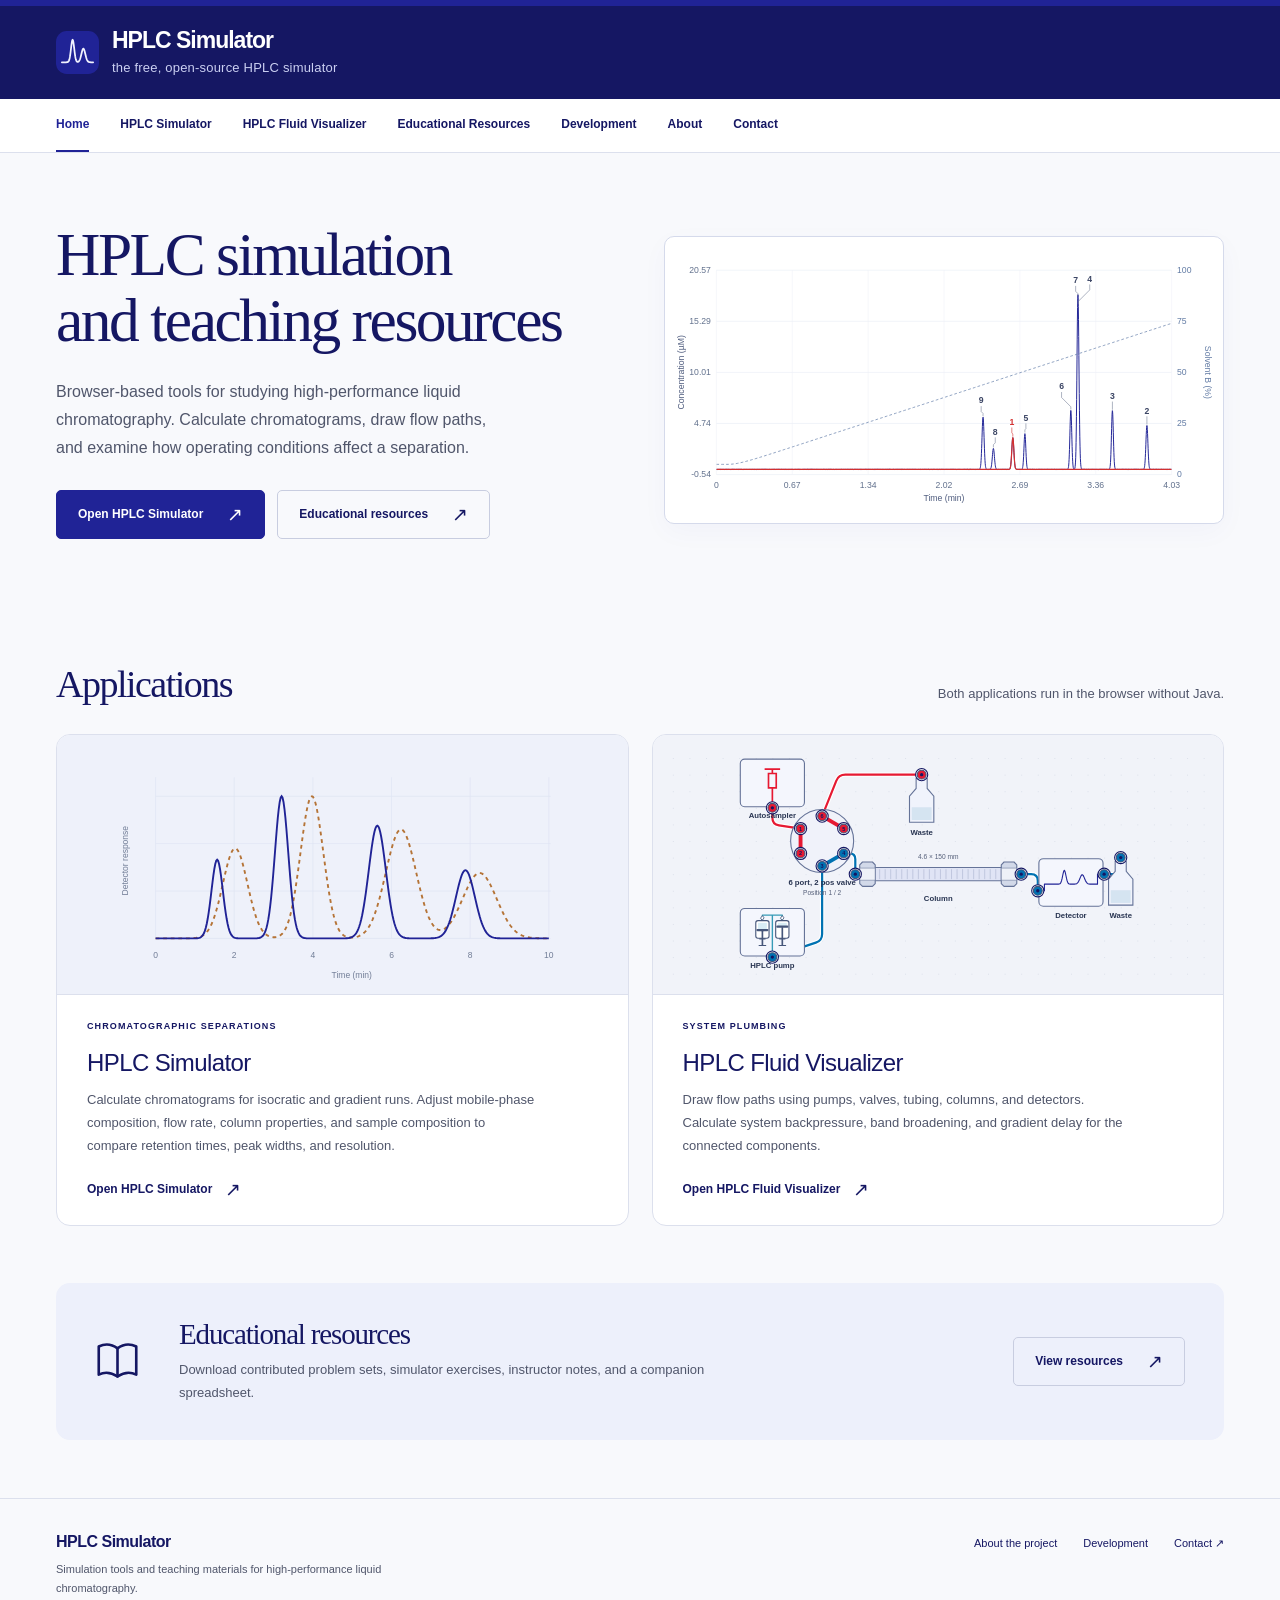
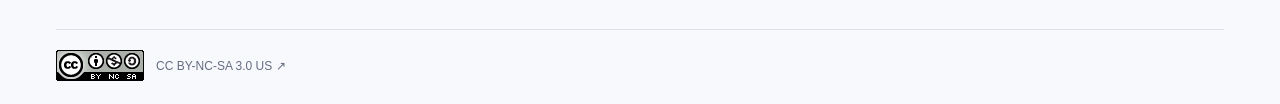
<file: public/index.html>
<!doctype html>
<html lang="en"><head><meta charset="utf-8"><meta name="viewport" content="width=device-width, initial-scale=1"><meta name="description" content="Free HPLC simulation and education resources for students, educators, and scientists."><link rel="canonical" href="https://hplcsimulator.org/"><meta name="theme-color" content="#202396"><title>Home | HPLC Simulator</title><link rel="icon" href="assets/favicon.svg?v=6b6e14ec6e" type="image/svg+xml"><link rel="stylesheet" href="assets/site.css?v=55e8dcbdf5"><script src="assets/site.js?v=9037c2415f" defer></script></head>
<body><a class="skip" href="#main">Skip to content</a><header class="header"><div class="wrap"><div class="masthead"><a href="index.html" class="brand" aria-label="HPLC Simulator home"><svg aria-hidden="true" viewBox="0 0 44 44" fill="none"><rect width="44" height="44" rx="11" fill="#202396"/><path d="M6.00 32.00 L6.25 32.00 L6.50 32.00 L6.75 32.00 L7.00 32.00 L7.25 32.00 L7.50 32.00 L7.75 32.00 L8.00 32.00 L8.25 32.00 L8.50 32.00 L8.75 32.00 L9.00 32.00 L9.25 32.00 L9.50 32.00 L9.75 32.00 L10.00 32.00 L10.25 31.99 L10.50 31.99 L10.75 31.98 L11.00 31.97 L11.25 31.95 L11.50 31.91 L11.75 31.85 L12.00 31.77 L12.25 31.64 L12.50 31.44 L12.75 31.17 L13.00 30.78 L13.25 30.26 L13.50 29.58 L13.75 28.69 L14.00 27.60 L14.25 26.26 L14.50 24.70 L14.75 22.92 L15.00 20.97 L15.25 18.89 L15.50 16.79 L15.75 14.74 L16.00 12.86 L16.25 11.26 L16.50 10.03 L16.75 9.26 L17.00 9.00 L17.25 9.26 L17.50 10.03 L17.75 11.26 L18.00 12.86 L18.25 14.74 L18.50 16.78 L18.75 18.89 L19.00 20.97 L19.25 22.92 L19.50 24.70 L19.75 26.26 L20.00 27.59 L20.25 28.69 L20.50 29.56 L20.75 30.24 L21.00 30.75 L21.25 31.12 L21.50 31.37 L21.75 31.53 L22.00 31.61 L22.25 31.63 L22.50 31.59 L22.75 31.50 L23.00 31.35 L23.25 31.15 L23.50 30.88 L23.75 30.53 L24.00 30.10 L24.25 29.58 L24.50 28.97 L24.75 28.26 L25.00 27.45 L25.25 26.56 L25.50 25.59 L25.75 24.56 L26.00 23.51 L26.25 22.45 L26.50 21.43 L26.75 20.48 L27.00 19.65 L27.25 18.95 L27.50 18.43 L27.75 18.11 L28.00 18.00 L28.25 18.11 L28.50 18.43 L28.75 18.95 L29.00 19.65 L29.25 20.48 L29.50 21.43 L29.75 22.45 L30.00 23.51 L30.25 24.56 L30.50 25.59 L30.75 26.56 L31.00 27.45 L31.25 28.26 L31.50 28.97 L31.75 29.59 L32.00 30.11 L32.25 30.54 L32.50 30.89 L32.75 31.17 L33.00 31.38 L33.25 31.55 L33.50 31.68 L33.75 31.78 L34.00 31.84 L34.25 31.89 L34.50 31.93 L34.75 31.95 L35.00 31.97 L35.25 31.98 L35.50 31.99 L35.75 31.99 L36.00 32.00 L36.25 32.00 L36.50 32.00 L36.75 32.00 L37.00 32.00 L37.25 32.00 L37.50 32.00 L37.75 32.00 L38.00 32.00" stroke="#f1f3ff" stroke-width="1.8" stroke-linecap="round" stroke-linejoin="round"/></svg><span><strong>HPLC Simulator</strong><small>the free, open-source HPLC simulator</small></span></a><button class="menu-toggle" aria-expanded="false" aria-controls="main-nav">Menu ☰</button></div></div><div class="nav-band"><div class="wrap"><nav id="main-nav" class="nav" aria-label="Main navigation"><a href="index.html" aria-current="page">Home</a><a href="simulator.html">HPLC Simulator</a><a href="fluid-visualizer.html">HPLC Fluid Visualizer</a><a href="resources.html">Educational Resources</a><a href="development.html">Development</a><a href="about.html">About</a><a href="contact.html">Contact</a></nav></div></div></header>
<main id="main" class="wrap"><section class="hero"><div><h1>HPLC simulation<br>and teaching resources</h1><p class="intro">Browser-based tools for studying high-performance liquid chromatography. Calculate chromatograms, draw flow paths, and examine how operating conditions affect a separation.</p><div class="actions"><a class="button" href="simulator.html">Open HPLC Simulator<span class="arrow" aria-hidden="true">↗</span></a><a class="button secondary" href="resources.html">Educational resources<span class="arrow" aria-hidden="true">↗</span></a></div></div>
<figure class="hero-figure simulator-preview"><a class="preview-image-link" href="simulator.html" aria-label="Open the HPLC Simulator"><img src="assets/simulator-preview.svg?v=49b975aff4" width="1000" height="460" alt="HPLC Simulator gradient-elution chromatogram with numbered peaks, a red selected-compound trace, and increasing solvent B on the right axis." fetchpriority="high"></a></figure></section>
<section class="section"><div class="section-top"><div><h2>Applications</h2></div><p>Both applications run in the browser without Java.</p></div><div class="tool-grid">
<article class="tool-card"><div class="tool-art"><svg role="img" aria-label="Illustrative chromatogram comparing two separations; not simulated data" viewBox="0 0 480 248"><g stroke="#e0e5f3" stroke-width=".8"><path d="M43 52H460"/><path d="M43 102H460"/><path d="M43 152H460"/><path d="M43 202H460"/><path d="M43 32V202"/><path d="M126 32V202"/><path d="M209 32V202"/><path d="M292 32V202"/><path d="M375 32V202"/><path d="M458 32V202"/></g><g fill="#727e97" font-family="Arial,sans-serif" font-size="9"><text x="43" y="223" text-anchor="middle">0</text><text x="126" y="223" text-anchor="middle">2</text><text x="209" y="223" text-anchor="middle">4</text><text x="292" y="223" text-anchor="middle">6</text><text x="375" y="223" text-anchor="middle">8</text><text x="458" y="223" text-anchor="middle">10</text><text x="250" y="244" text-anchor="middle">Time (min)</text><text x="14" y="120" transform="rotate(-90 14 120)" text-anchor="middle">Detector response</text></g><polyline points="43,202.00 44,202.00 45,202.00 46,202.00 47,202.00 48,202.00 49,202.00 50,202.00 51,202.00 52,202.00 53,202.00 54,202.00 55,202.00 56,202.00 57,202.00 58,202.00 59,202.00 60,202.00 61,202.00 62,202.00 63,202.00 64,202.00 65,202.00 66,202.00 67,202.00 68,202.00 69,202.00 70,201.99 71,201.99 72,201.99 73,201.98 74,201.98 75,201.97 76,201.96 77,201.94 78,201.92 79,201.90 80,201.86 81,201.82 82,201.76 83,201.69 84,201.60 85,201.49 86,201.34 87,201.16 88,200.94 89,200.67 90,200.35 91,199.95 92,199.47 93,198.89 94,198.21 95,197.41 96,196.47 97,195.37 98,194.11 99,192.66 100,191.01 101,189.14 102,187.05 103,184.72 104,182.14 105,179.31 106,176.23 107,172.91 108,169.35 109,165.57 110,161.60 111,157.46 112,153.18 113,148.80 114,144.38 115,139.96 116,135.59 117,131.33 118,127.24 119,123.39 120,119.82 121,116.60 122,113.77 123,111.39 124,109.50 125,108.12 126,107.28 127,107.00 128,107.28 129,108.12 130,109.50 131,111.39 132,113.77 133,116.60 134,119.82 135,123.39 136,127.24 137,131.33 138,135.59 139,139.96 140,144.38 141,148.80 142,153.18 143,157.46 144,161.60 145,165.57 146,169.35 147,172.91 148,176.23 149,179.31 150,182.14 151,184.71 152,187.05 153,189.14 154,191.00 155,192.65 156,194.10 157,195.36 158,196.44 159,197.37 160,198.16 161,198.82 162,199.37 163,199.81 164,200.16 165,200.43 166,200.62 167,200.73 168,200.76 169,200.72 170,200.60 171,200.40 172,200.10 173,199.69 174,199.15 175,198.48 176,197.64 177,196.61 178,195.37 179,193.88 180,192.12 181,190.05 182,187.64 183,184.87 184,181.69 185,178.10 186,174.06 187,169.56 188,164.60 189,159.17 190,153.30 191,147.01 192,140.33 193,133.32 194,126.05 195,118.58 196,111.02 197,103.46 198,96.00 199,88.77 200,81.89 201,75.47 202,69.63 203,64.47 204,60.11 205,56.62 206,54.07 207,52.52 208,52.00 209,52.52 210,54.07 211,56.62 212,60.11 213,64.47 214,69.63 215,75.47 216,81.89 217,88.77 218,96.00 219,103.46 220,111.02 221,118.58 222,126.05 223,133.32 224,140.33 225,147.01 226,153.30 227,159.17 228,164.59 229,169.56 230,174.05 231,178.10 232,181.69 233,184.87 234,187.64 235,190.05 236,192.12 237,193.88 238,195.37 239,196.62 240,197.65 241,198.50 242,199.19 243,199.74 244,200.17 245,200.51 246,200.75 247,200.92 248,201.03 249,201.09 250,201.09 251,201.04 252,200.95 253,200.81 254,200.63 255,200.39 256,200.11 257,199.76 258,199.35 259,198.88 260,198.32 261,197.68 262,196.94 263,196.10 264,195.14 265,194.06 266,192.85 267,191.49 268,189.97 269,188.29 270,186.44 271,184.40 272,182.17 273,179.75 274,177.13 275,174.31 276,171.29 277,168.07 278,164.66 279,161.08 280,157.32 281,153.40 282,149.35 283,145.18 284,140.92 285,136.60 286,132.25 287,127.90 288,123.58 289,119.33 290,115.19 291,111.20 292,107.40 293,103.83 294,100.51 295,97.50 296,94.81 297,92.48 298,90.54 299,89.00 300,87.89 301,87.22 302,87.00 303,87.22 304,87.89 305,89.00 306,90.53 307,92.47 308,94.80 309,97.49 310,100.50 311,103.81 312,107.39 313,111.18 314,115.16 315,119.29 316,123.53 317,127.84 318,132.18 319,136.52 320,140.82 321,145.06 322,149.20 323,153.22 324,157.09 325,160.81 326,164.34 327,167.69 328,170.83 329,173.76 330,176.48 331,178.98 332,181.27 333,183.34 334,185.19 335,186.84 336,188.28 337,189.52 338,190.57 339,191.43 340,192.12 341,192.63 342,192.97 343,193.15 344,193.18 345,193.05 346,192.78 347,192.37 348,191.81 349,191.12 350,190.30 351,189.35 352,188.28 353,187.08 354,185.76 355,184.32 356,182.77 357,181.11 358,179.35 359,177.49 360,175.54 361,173.51 362,171.40 363,169.23 364,167.00 365,164.73 366,162.43 367,160.12 368,157.80 369,155.50 370,153.23 371,151.00 372,148.83 373,146.74 374,144.75 375,142.86 376,141.11 377,139.49 378,138.02 379,136.73 380,135.61 381,134.68 382,133.95 383,133.42 384,133.11 385,133.00 386,133.11 387,133.42 388,133.95 389,134.68 390,135.61 391,136.73 392,138.03 393,139.49 394,141.11 395,142.87 396,144.75 397,146.75 398,148.84 399,151.01 400,153.24 401,155.52 402,157.83 403,160.15 404,162.47 405,164.78 406,167.06 407,169.31 408,171.50 409,173.63 410,175.70 411,177.69 412,179.60 413,181.42 414,183.15 415,184.79 416,186.34 417,187.79 418,189.15 419,190.41 420,191.58 421,192.66 422,193.66 423,194.57 424,195.40 425,196.16 426,196.84 427,197.46 428,198.02 429,198.52 430,198.97 431,199.37 432,199.72 433,200.03 434,200.30 435,200.54 436,200.75 437,200.94 438,201.10 439,201.23 440,201.35 441,201.45 442,201.54 443,201.62 444,201.68 445,201.73 446,201.78 447,201.82 448,201.85 449,201.88 450,201.90 451,201.92 452,201.93 453,201.95 454,201.96 455,201.96 456,201.97 457,201.98 458,201.98" fill="none" stroke="#b57437" stroke-width="2" stroke-dasharray="4 4"/><polyline points="43,202.00 44,202.00 45,202.00 46,202.00 47,202.00 48,202.00 49,202.00 50,202.00 51,202.00 52,202.00 53,202.00 54,202.00 55,202.00 56,202.00 57,202.00 58,202.00 59,202.00 60,202.00 61,202.00 62,202.00 63,202.00 64,202.00 65,202.00 66,202.00 67,202.00 68,202.00 69,202.00 70,202.00 71,202.00 72,202.00 73,202.00 74,202.00 75,202.00 76,202.00 77,202.00 78,202.00 79,202.00 80,202.00 81,202.00 82,201.99 83,201.99 84,201.97 85,201.95 86,201.90 87,201.82 88,201.68 89,201.45 90,201.08 91,200.50 92,199.63 93,198.35 94,196.54 95,194.06 96,190.77 97,186.54 98,181.30 99,175.05 100,167.88 101,159.97 102,151.66 103,143.35 104,135.54 105,128.75 106,123.49 107,120.14 108,119.00 109,120.14 110,123.49 111,128.75 112,135.54 113,143.35 114,151.66 115,159.97 116,167.88 117,175.05 118,181.30 119,186.54 120,190.77 121,194.06 122,196.54 123,198.35 124,199.63 125,200.50 126,201.08 127,201.45 128,201.68 129,201.82 130,201.90 131,201.95 132,201.97 133,201.99 134,201.99 135,202.00 136,202.00 137,202.00 138,202.00 139,202.00 140,202.00 141,202.00 142,202.00 143,202.00 144,202.00 145,201.99 146,201.98 147,201.97 148,201.95 149,201.91 150,201.85 151,201.75 152,201.58 153,201.32 154,200.93 155,200.33 156,199.47 157,198.23 158,196.50 159,194.14 160,190.99 161,186.90 162,181.70 163,175.26 164,167.49 165,158.36 166,147.93 167,136.37 168,123.93 169,111.02 170,98.11 171,85.77 172,74.60 173,65.16 174,58.00 175,53.52 176,52.00 177,53.52 178,58.00 179,65.16 180,74.60 181,85.77 182,98.11 183,111.02 184,123.93 185,136.37 186,147.93 187,158.36 188,167.49 189,175.26 190,181.70 191,186.90 192,190.99 193,194.14 194,196.50 195,198.23 196,199.47 197,200.33 198,200.93 199,201.32 200,201.58 201,201.75 202,201.85 203,201.91 204,201.95 205,201.97 206,201.98 207,201.99 208,202.00 209,202.00 210,202.00 211,202.00 212,202.00 213,202.00 214,202.00 215,202.00 216,202.00 217,202.00 218,202.00 219,202.00 220,202.00 221,202.00 222,202.00 223,202.00 224,202.00 225,202.00 226,202.00 227,202.00 228,202.00 229,202.00 230,202.00 231,202.00 232,202.00 233,202.00 234,202.00 235,202.00 236,202.00 237,201.99 238,201.99 239,201.98 240,201.97 241,201.96 242,201.94 243,201.91 244,201.86 245,201.79 246,201.68 247,201.54 248,201.34 249,201.06 250,200.68 251,200.17 252,199.49 253,198.60 254,197.46 255,196.00 256,194.18 257,191.93 258,189.18 259,185.90 260,182.01 261,177.50 262,172.33 263,166.51 264,160.07 265,153.08 266,145.61 267,137.81 268,129.82 269,121.84 270,114.06 271,106.71 272,100.02 273,94.19 274,89.43 275,85.90 276,83.73 277,83.00 278,83.73 279,85.90 280,89.43 281,94.19 282,100.02 283,106.71 284,114.06 285,121.84 286,129.82 287,137.81 288,145.61 289,153.08 290,160.07 291,166.51 292,172.33 293,177.50 294,182.01 295,185.90 296,189.18 297,191.93 298,194.18 299,196.00 300,197.46 301,198.60 302,199.49 303,200.17 304,200.68 305,201.06 306,201.34 307,201.54 308,201.68 309,201.79 310,201.86 311,201.91 312,201.94 313,201.96 314,201.97 315,201.98 316,201.99 317,201.99 318,202.00 319,202.00 320,202.00 321,202.00 322,202.00 323,202.00 324,202.00 325,202.00 326,202.00 327,201.99 328,201.99 329,201.98 330,201.98 331,201.96 332,201.95 333,201.92 334,201.89 335,201.84 336,201.78 337,201.69 338,201.57 339,201.41 340,201.20 341,200.93 342,200.57 343,200.12 344,199.55 345,198.84 346,197.96 347,196.89 348,195.60 349,194.06 350,192.26 351,190.16 352,187.75 353,185.03 354,181.98 355,178.63 356,174.98 357,171.07 358,166.95 359,162.68 360,158.33 361,153.98 362,149.72 363,145.65 364,141.86 365,138.46 366,135.54 367,133.17 368,131.43 369,130.36 370,130.00 371,130.36 372,131.43 373,133.17 374,135.54 375,138.46 376,141.86 377,145.65 378,149.72 379,153.98 380,158.33 381,162.68 382,166.95 383,171.07 384,174.98 385,178.63 386,181.98 387,185.03 388,187.75 389,190.16 390,192.26 391,194.06 392,195.60 393,196.89 394,197.96 395,198.84 396,199.55 397,200.12 398,200.57 399,200.93 400,201.20 401,201.41 402,201.57 403,201.69 404,201.78 405,201.84 406,201.89 407,201.92 408,201.95 409,201.96 410,201.98 411,201.98 412,201.99 413,201.99 414,202.00 415,202.00 416,202.00 417,202.00 418,202.00 419,202.00 420,202.00 421,202.00 422,202.00 423,202.00 424,202.00 425,202.00 426,202.00 427,202.00 428,202.00 429,202.00 430,202.00 431,202.00 432,202.00 433,202.00 434,202.00 435,202.00 436,202.00 437,202.00 438,202.00 439,202.00 440,202.00 441,202.00 442,202.00 443,202.00 444,202.00 445,202.00 446,202.00 447,202.00 448,202.00 449,202.00 450,202.00 451,202.00 452,202.00 453,202.00 454,202.00 455,202.00 456,202.00 457,202.00 458,202.00" fill="none" stroke="#202396" stroke-width="2" stroke-dasharray=""/></svg></div><div class="tool-copy"><div class="tag">Chromatographic separations</div><h3>HPLC Simulator</h3><p>Calculate chromatograms for isocratic and gradient runs. Adjust mobile-phase composition, flow rate, column properties, and sample composition to compare retention times, peak widths, and resolution.</p><a class="text-link" href="simulator.html">Open HPLC Simulator <span class="arrow" aria-hidden="true">↗</span></a></div></article>
<article class="tool-card"><div class="tool-art sand"><svg xmlns="http://www.w3.org/2000/svg" role="img" aria-label="Six-port injection valve example: autosampler and sample loop, HPLC pump, column, detector, and waste outlets" viewBox="-295 -290 770 425" font-family="Segoe UI,Arial,sans-serif"><defs><pattern id="fv-grid" width="30" height="30" patternUnits="userSpaceOnUse"><circle cx="0" cy="0" r="1" fill="#99a6bf"/></pattern></defs><rect x="-100000" y="-100000" width="200000" height="200000" fill="url(#fv-grid)"/><g data-tube="t0" aria-label="Tubing, 10 cm, 4 mil"><title>4 mil ID · 10 cm · 0.811 µL</title><path d="M-210 90 L-131.38419957660616 63.79473319220205 Q-120 60 -120 48 L-120 -18 Q-120 -30 -120 -42 L-120 -75" fill="none" stroke="#ffffff" stroke-width="8" stroke-linejoin="round" stroke-linecap="round"/><path d="M-210 90 L-131.38419957660616 63.79473319220205 Q-120 60 -120 48 L-120 -18 Q-120 -30 -120 -42 L-120 -75" fill="none" stroke="#0072b2" stroke-width="4" stroke-linejoin="round" stroke-linecap="round"/><path d="M-210 90 L-131.38419957660616 63.79473319220205 Q-120 60 -120 48 L-120 -18 Q-120 -30 -120 -42 L-120 -75" fill="none" stroke="transparent" stroke-width="16"/></g><g data-tube="t1" aria-label="Tubing, 10 cm, 4 mil"><title>4 mil ID · 10 cm · 0.811 µL</title><path d="M-159 -142.5 L-198.12769037562177 -148.254072114062 Q-210 -150 -210 -162 L-210 -180" fill="none" stroke="#ffffff" stroke-width="8" stroke-linejoin="round" stroke-linecap="round"/><path d="M-159 -142.5 L-198.12769037562177 -148.254072114062 Q-210 -150 -210 -162 L-210 -180" fill="none" stroke="#e61932" stroke-width="4" stroke-linejoin="round" stroke-linecap="round"/><path d="M-159 -142.5 L-198.12769037562177 -148.254072114062 Q-210 -150 -210 -162 L-210 -180" fill="none" stroke="transparent" stroke-width="16"/></g><g data-tube="t2" aria-label="Tubing, 61.7 cm, 4 mil"><title>4 mil ID · 61.7 cm · 5 µL</title><path d="M-159 -97.5 L-132 -97.5 Q-120 -97.5 -120 -109.5 L-120 -130.5 Q-120 -142.5 -108 -142.5 L-81 -142.5" fill="none" stroke="#ffffff" stroke-width="8" stroke-linejoin="round" stroke-linecap="round"/><path d="M-159 -97.5 L-132 -97.5 Q-120 -97.5 -120 -109.5 L-120 -130.5 Q-120 -142.5 -108 -142.5 L-81 -142.5" fill="none" stroke="#e61932" stroke-width="4" stroke-linejoin="round" stroke-linecap="round"/><path d="M-159 -97.5 L-132 -97.5 Q-120 -97.5 -120 -109.5 L-120 -130.5 Q-120 -142.5 -108 -142.5 L-81 -142.5" fill="none" stroke="transparent" stroke-width="16"/></g><g data-tube="t3" aria-label="Tubing, 10 cm, 4 mil"><title>4 mil ID · 10 cm · 0.811 µL</title><path d="M-81 -97.5 L-70.5 -97.5 Q-60 -97.5 -60 -87 L-60 -60" fill="none" stroke="#ffffff" stroke-width="8" stroke-linejoin="round" stroke-linecap="round"/><path d="M-81 -97.5 L-70.5 -97.5 Q-60 -97.5 -60 -87 L-60 -60" fill="none" stroke="#0072b2" stroke-width="4" stroke-linejoin="round" stroke-linecap="round"/><path d="M-81 -97.5 L-70.5 -97.5 Q-60 -97.5 -60 -87 L-60 -60" fill="none" stroke="transparent" stroke-width="16"/></g><g data-tube="t4" aria-label="Tubing, 10 cm, 4 mil"><title>4 mil ID · 10 cm · 0.811 µL</title><path d="M-120 -165 L-94.45668811624924 -228.8582797093769 Q-90 -240 -78 -240 L-72 -240 Q-60 -240 -48 -240 L60 -240" fill="none" stroke="#ffffff" stroke-width="8" stroke-linejoin="round" stroke-linecap="round"/><path d="M-120 -165 L-94.45668811624924 -228.8582797093769 Q-90 -240 -78 -240 L-72 -240 Q-60 -240 -48 -240 L60 -240" fill="none" stroke="#e61932" stroke-width="4" stroke-linejoin="round" stroke-linecap="round"/><path d="M-120 -165 L-94.45668811624924 -228.8582797093769 Q-90 -240 -78 -240 L-72 -240 Q-60 -240 -48 -240 L60 -240" fill="none" stroke="transparent" stroke-width="16"/></g><g data-tube="t5" aria-label="Tubing, 10 cm, 4 mil"><title>4 mil ID · 10 cm · 0.811 µL</title><path d="M240 -60 L258 -60 Q270 -60 270 -48 L270 -30" fill="none" stroke="#ffffff" stroke-width="8" stroke-linejoin="round" stroke-linecap="round"/><path d="M240 -60 L258 -60 Q270 -60 270 -48 L270 -30" fill="none" stroke="#0072b2" stroke-width="4" stroke-linejoin="round" stroke-linecap="round"/><path d="M240 -60 L258 -60 Q270 -60 270 -48 L270 -30" fill="none" stroke="transparent" stroke-width="16"/></g><g data-tube="t6" aria-label="Tubing, 10 cm, 4 mil"><title>4 mil ID · 10 cm · 0.811 µL</title><path d="M390 -60 L408 -60 Q420 -60 420 -72 L420 -90" fill="none" stroke="#ffffff" stroke-width="8" stroke-linejoin="round" stroke-linecap="round"/><path d="M390 -60 L408 -60 Q420 -60 420 -72 L420 -90" fill="none" stroke="#0072b2" stroke-width="4" stroke-linejoin="round" stroke-linecap="round"/><path d="M390 -60 L408 -60 Q420 -60 420 -72 L420 -90" fill="none" stroke="transparent" stroke-width="16"/></g><g class="part" data-part="p0" transform="translate(-270 0)" aria-label="HPLC pump, pump"><title>HPLC pump</title><rect x="2" y="2" width="116" height="86" rx="8" fill="#f4f6fd" stroke="#657398" stroke-width="2"/><g aria-hidden="true" fill="none" stroke="#46567a" stroke-width="2" stroke-linecap="round" stroke-linejoin="round">
    <path d="M42 24V14h36v10M60 14V90" stroke="#379bb7" stroke-width="2.5"/>
    <rect x="30" y="24" width="24" height="32" rx="4" fill="#fff"/>
      <path d="M34 28h16v13h-16Z" fill="#d9edf5" stroke="none"/>
      <path d="M33 41h18" stroke-width="4"/>
      <path d="M42 43V68" stroke-width="3"/>
      <path d="M37 57h10M36 69h12"/>
      <path d="M39 19l3-4 3 4-3 4Z" fill="#fff" stroke-width="1.5"/><rect x="66" y="24" width="24" height="32" rx="4" fill="#fff"/>
      <path d="M70 28h16v7h-16Z" fill="#d9edf5" stroke="none"/>
      <path d="M69 35h18" stroke-width="4"/>
      <path d="M78 37V68" stroke-width="3"/>
      <path d="M73 57h10M72 69h12"/>
      <path d="M75 19l3-4 3 4-3 4Z" fill="#fff" stroke-width="1.5"/>
    </g><text x="60" y="109" text-anchor="middle" font-size="14" font-weight="600" fill="#283451">HPLC pump</text></g><g class="part" data-part="p1" transform="translate(-180 -180)" aria-label="6 port, 2 pos valve, valve"><title>6 port, 2 pos valve — double-click to switch position</title><circle cx="60" cy="60" r="57" fill="#f0f2fa" stroke="#657398" stroke-width="2"/><path d="M21,37.5 L21,82.5" fill="none" stroke="#e61932" stroke-width="7" stroke-linecap="round"/><path d="M60,105 L99,82.5" fill="none" stroke="#0072b2" stroke-width="7" stroke-linecap="round"/><path d="M99,37.5 L60,15" fill="none" stroke="#e61932" stroke-width="7" stroke-linecap="round"/><text x="60" y="157" text-anchor="middle" font-size="12" fill="#56607a">Position 1 / 2</text><text x="60" y="139" text-anchor="middle" font-size="14" font-weight="600" fill="#283451">6 port, 2 pos valve</text></g><g class="part" data-part="p2" transform="translate(-270 -270)" aria-label="Autosampler, autosampler"><title>Autosampler</title><rect x="2" y="2" width="116" height="86" rx="8" fill="#f4f6fd" stroke="#657398" stroke-width="2"/><path d="M46 20h28M60 20v8m-7 0h14v26h-14Zm7 26V90" fill="none" stroke="#e61932" stroke-width="3"/><text x="60" y="109" text-anchor="middle" font-size="14" font-weight="600" fill="#283451">Autosampler</text></g><g class="part" data-part="p4" transform="translate(30 -240)" aria-label="Waste, waste"><title>Waste</title><path d="M20 7h20v18l12 14v47h-44V39l12-14Z" fill="#f0f3fc" stroke="#657398" stroke-width="2"/><path d="M12 59h36v23h-36Z" fill="#d5e4f1"/><text x="30" y="109" text-anchor="middle" font-size="14" font-weight="600" fill="#283451">Waste</text></g><g class="part" data-part="p10" transform="translate(-60 -90)" aria-label="Column, column"><title>Column</title><path d="M0 30H300" stroke="#657398" stroke-width="4"/><rect x="22" y="18" width="256" height="24" rx="3" fill="#e0e4f5" stroke="#657398" stroke-width="2"/><path d="M44 21v18" stroke="#a6b0cd"/><path d="M54 21v18" stroke="#a6b0cd"/><path d="M64 21v18" stroke="#a6b0cd"/><path d="M74 21v18" stroke="#a6b0cd"/><path d="M84 21v18" stroke="#a6b0cd"/><path d="M94 21v18" stroke="#a6b0cd"/><path d="M104 21v18" stroke="#a6b0cd"/><path d="M114 21v18" stroke="#a6b0cd"/><path d="M124 21v18" stroke="#a6b0cd"/><path d="M134 21v18" stroke="#a6b0cd"/><path d="M144 21v18" stroke="#a6b0cd"/><path d="M154 21v18" stroke="#a6b0cd"/><path d="M164 21v18" stroke="#a6b0cd"/><path d="M174 21v18" stroke="#a6b0cd"/><path d="M184 21v18" stroke="#a6b0cd"/><path d="M194 21v18" stroke="#a6b0cd"/><path d="M204 21v18" stroke="#a6b0cd"/><path d="M214 21v18" stroke="#a6b0cd"/><path d="M224 21v18" stroke="#a6b0cd"/><path d="M234 21v18" stroke="#a6b0cd"/><path d="M244 21v18" stroke="#a6b0cd"/><path d="M254 21v18" stroke="#a6b0cd"/><path d="M8 13l5-5h18l5 5v34l-5 5h-18l-5-5Z" fill="#d2d9e9" stroke="#657398" stroke-width="2" stroke-linejoin="round"/><path d="M8 19h28v22h-28Z" fill="#eef1f8" stroke="#657398" stroke-width="1"/><path d="M264 13l5-5h18l5 5v34l-5 5h-18l-5-5Z" fill="#d2d9e9" stroke="#657398" stroke-width="2" stroke-linejoin="round"/><path d="M264 19h28v22h-28Z" fill="#eef1f8" stroke="#657398" stroke-width="1"/><text x="150" y="2" text-anchor="middle" font-size="12" fill="#56607a">4.6 × 150 mm</text><text x="150" y="79" text-anchor="middle" font-size="14" font-weight="600" fill="#283451">Column</text></g><g class="part" data-part="p11" transform="translate(270 -90)" aria-label="Detector, detector"><title>Detector</title><rect x="2" y="2" width="116" height="86" rx="8" fill="#f4f6fd" stroke="#657398" stroke-width="2"/><path d="M0 60H12V48 L12 48.00 L13 48.00 L14 48.00 L15 48.00 L16 48.00 L17 48.00 L18 48.00 L19 48.00 L20 48.00 L21 48.00 L22 48.00 L23 48.00 L24 48.00 L25 48.00 L26 48.00 L27 48.00 L28 48.00 L29 48.00 L30 48.00 L31 48.00 L32 48.00 L33 48.00 L34 48.00 L35 48.00 L36 47.99 L37 47.97 L38 47.90 L39 47.72 L40 47.29 L41 46.36 L42 44.62 L43 41.77 L44 37.72 L45 32.84 L46 27.98 L47 24.35 L48 23.00 L49 24.35 L50 27.98 L51 32.84 L52 37.72 L53 41.77 L54 44.62 L55 46.36 L56 47.29 L57 47.72 L58 47.90 L59 47.97 L60 47.99 L61 48.00 L62 48.00 L63 48.00 L64 47.99 L65 47.98 L66 47.95 L67 47.90 L68 47.78 L69 47.57 L70 47.21 L71 46.61 L72 45.70 L73 44.40 L74 42.68 L75 40.56 L76 38.18 L77 35.75 L78 33.56 L79 31.92 L80 31.08 L81 31.17 L82 32.19 L83 33.96 L84 36.23 L85 38.67 L86 41.01 L87 43.05 L88 44.69 L89 45.91 L90 46.75 L91 47.30 L92 47.63 L93 47.81 L94 47.91 L95 47.96 L96 47.98 L97 47.99 L98 48.00 L99 48.00 L100 48.00 L101 48.00 L102 48.00 L103 48.00 L104 48.00 L105 48.00 L106 48.00 L107 48.00 L108 48.00 V30H120" stroke="#202396" stroke-width="2" fill="none" stroke-linejoin="round"/><text x="60" y="109" text-anchor="middle" font-size="14" font-weight="600" fill="#283451">Detector</text></g><g class="part" data-part="p12" transform="translate(390 -90)" aria-label="Waste, waste"><title>Waste</title><path d="M20 7h20v18l12 14v47h-44V39l12-14Z" fill="#f0f3fc" stroke="#657398" stroke-width="2"/><path d="M12 59h36v23h-36Z" fill="#d5e4f1"/><text x="30" y="109" text-anchor="middle" font-size="14" font-weight="600" fill="#283451">Waste</text></g><g data-port="0" data-owner="p0" data-connected="true" aria-label="HPLC pump, port 1"><title>Connected tubing — HPLC pump, port 1</title><circle cx="-210" cy="90" r="11" fill="white" stroke="#151763" stroke-width="2" pointer-events="none"/><circle class="port" cx="-210" cy="90" r="8" fill="#0072b2" stroke="#46567a" stroke-width="2"/><circle cx="-210" cy="90" r="3" fill="#151763" pointer-events="none"/></g><g data-port="0" data-owner="p1" data-connected="true" aria-label="6 port, 2 pos valve, port 1"><title>Connected tubing — 6 port, 2 pos valve, port 1</title><circle cx="-159" cy="-142.5" r="11" fill="white" stroke="#151763" stroke-width="2" pointer-events="none"/><circle class="port" cx="-159" cy="-142.5" r="8" fill="#e61932" stroke="#46567a" stroke-width="2"/><text x="-159" y="-139" text-anchor="middle" font-size="10" font-weight="600" fill="#151763" pointer-events="none">1</text></g><g data-port="1" data-owner="p1" data-connected="true" aria-label="6 port, 2 pos valve, port 2"><title>Connected tubing — 6 port, 2 pos valve, port 2</title><circle cx="-159" cy="-97.5" r="11" fill="white" stroke="#151763" stroke-width="2" pointer-events="none"/><circle class="port" cx="-159" cy="-97.5" r="8" fill="#e61932" stroke="#46567a" stroke-width="2"/><text x="-159" y="-94" text-anchor="middle" font-size="10" font-weight="600" fill="#151763" pointer-events="none">2</text></g><g data-port="2" data-owner="p1" data-connected="true" aria-label="6 port, 2 pos valve, port 3"><title>Connected tubing — 6 port, 2 pos valve, port 3</title><circle cx="-120" cy="-75" r="11" fill="white" stroke="#151763" stroke-width="2" pointer-events="none"/><circle class="port" cx="-120" cy="-75" r="8" fill="#0072b2" stroke="#46567a" stroke-width="2"/><text x="-120" y="-71.5" text-anchor="middle" font-size="10" font-weight="600" fill="#151763" pointer-events="none">3</text></g><g data-port="3" data-owner="p1" data-connected="true" aria-label="6 port, 2 pos valve, port 4"><title>Connected tubing — 6 port, 2 pos valve, port 4</title><circle cx="-81" cy="-97.5" r="11" fill="white" stroke="#151763" stroke-width="2" pointer-events="none"/><circle class="port" cx="-81" cy="-97.5" r="8" fill="#0072b2" stroke="#46567a" stroke-width="2"/><text x="-81" y="-94" text-anchor="middle" font-size="10" font-weight="600" fill="#151763" pointer-events="none">4</text></g><g data-port="4" data-owner="p1" data-connected="true" aria-label="6 port, 2 pos valve, port 5"><title>Connected tubing — 6 port, 2 pos valve, port 5</title><circle cx="-81" cy="-142.5" r="11" fill="white" stroke="#151763" stroke-width="2" pointer-events="none"/><circle class="port" cx="-81" cy="-142.5" r="8" fill="#e61932" stroke="#46567a" stroke-width="2"/><text x="-81" y="-139" text-anchor="middle" font-size="10" font-weight="600" fill="#151763" pointer-events="none">5</text></g><g data-port="5" data-owner="p1" data-connected="true" aria-label="6 port, 2 pos valve, port 6"><title>Connected tubing — 6 port, 2 pos valve, port 6</title><circle cx="-120" cy="-165" r="11" fill="white" stroke="#151763" stroke-width="2" pointer-events="none"/><circle class="port" cx="-120" cy="-165" r="8" fill="#e61932" stroke="#46567a" stroke-width="2"/><text x="-120" y="-161.5" text-anchor="middle" font-size="10" font-weight="600" fill="#151763" pointer-events="none">6</text></g><g data-port="0" data-owner="p2" data-connected="true" aria-label="Autosampler, port 1"><title>Connected tubing — Autosampler, port 1</title><circle cx="-210" cy="-180" r="11" fill="white" stroke="#151763" stroke-width="2" pointer-events="none"/><circle class="port" cx="-210" cy="-180" r="8" fill="#e61932" stroke="#46567a" stroke-width="2"/><circle cx="-210" cy="-180" r="3" fill="#151763" pointer-events="none"/></g><g data-port="0" data-owner="p4" data-connected="true" aria-label="Waste, port 1"><title>Connected tubing — Waste, port 1</title><circle cx="60" cy="-240" r="11" fill="white" stroke="#151763" stroke-width="2" pointer-events="none"/><circle class="port" cx="60" cy="-240" r="8" fill="#e61932" stroke="#46567a" stroke-width="2"/><circle cx="60" cy="-240" r="3" fill="#151763" pointer-events="none"/></g><g data-port="0" data-owner="p10" data-connected="true" aria-label="Column, port 1"><title>Connected tubing — Column, port 1</title><circle cx="-60" cy="-60" r="11" fill="white" stroke="#151763" stroke-width="2" pointer-events="none"/><circle class="port" cx="-60" cy="-60" r="8" fill="#0072b2" stroke="#46567a" stroke-width="2"/><circle cx="-60" cy="-60" r="3" fill="#151763" pointer-events="none"/></g><g data-port="1" data-owner="p10" data-connected="true" aria-label="Column, port 2"><title>Connected tubing — Column, port 2</title><circle cx="240" cy="-60" r="11" fill="white" stroke="#151763" stroke-width="2" pointer-events="none"/><circle class="port" cx="240" cy="-60" r="8" fill="#0072b2" stroke="#46567a" stroke-width="2"/><circle cx="240" cy="-60" r="3" fill="#151763" pointer-events="none"/></g><g data-port="0" data-owner="p11" data-connected="true" aria-label="Detector, port 1"><title>Connected tubing — Detector, port 1</title><circle cx="270" cy="-30" r="11" fill="white" stroke="#151763" stroke-width="2" pointer-events="none"/><circle class="port" cx="270" cy="-30" r="8" fill="#0072b2" stroke="#46567a" stroke-width="2"/><circle cx="270" cy="-30" r="3" fill="#151763" pointer-events="none"/></g><g data-port="1" data-owner="p11" data-connected="true" aria-label="Detector, port 2"><title>Connected tubing — Detector, port 2</title><circle cx="390" cy="-60" r="11" fill="white" stroke="#151763" stroke-width="2" pointer-events="none"/><circle class="port" cx="390" cy="-60" r="8" fill="#0072b2" stroke="#46567a" stroke-width="2"/><circle cx="390" cy="-60" r="3" fill="#151763" pointer-events="none"/></g><g data-port="0" data-owner="p12" data-connected="true" aria-label="Waste, port 1"><title>Connected tubing — Waste, port 1</title><circle cx="420" cy="-90" r="11" fill="white" stroke="#151763" stroke-width="2" pointer-events="none"/><circle class="port" cx="420" cy="-90" r="8" fill="#0072b2" stroke="#46567a" stroke-width="2"/><circle cx="420" cy="-90" r="3" fill="#151763" pointer-events="none"/></g></svg>
</div><div class="tool-copy"><div class="tag">System plumbing</div><h3>HPLC Fluid Visualizer</h3><p>Draw flow paths using pumps, valves, tubing, columns, and detectors. Calculate system backpressure, band broadening, and gradient delay for the connected components.</p><a class="text-link" href="fluid-visualizer.html">Open HPLC Fluid Visualizer <span class="arrow" aria-hidden="true">↗</span></a></div></article></div></section>
<section class="learning-band"><div class="book-icon"><svg aria-hidden="true" width="45" height="45" viewBox="0 0 24 24" fill="none" stroke="currentColor" stroke-width="1.4" stroke-linecap="round" stroke-linejoin="round"><path d="M12 5C8 2 4 3 2 4v15c4-2 7-1 10 1 3-2 6-3 10-1V4c-2-1-6-2-10 1Z"/><path d="M12 5v15"/></svg></div><div><h2>Educational resources</h2><p>Download contributed problem sets, simulator exercises, instructor notes, and a companion spreadsheet.</p></div><a class="button secondary" href="resources.html">View resources<span class="arrow" aria-hidden="true">↗</span></a></section></main>
<footer class="footer"><div class="wrap"><div class="footer-top"><div><a href="index.html" class="footer-brand" style="text-decoration:none">HPLC Simulator</a><p>Simulation tools and teaching materials for high-performance liquid chromatography.</p></div><div class="footer-links"><a href="about.html">About the project</a><a href="development.html">Development</a><a href="contact.html">Contact ↗</a></div></div><div class="footer-bottom"><a class="license-link" rel="license" href="https://creativecommons.org/licenses/by-nc-sa/3.0/us/"><img src="assets/cc-by-nc-sa.png" width="88" height="31" alt="Creative Commons Attribution–NonCommercial–ShareAlike"><span>CC BY-NC-SA 3.0 US ↗</span></a></div></div></footer></body></html>
</file>
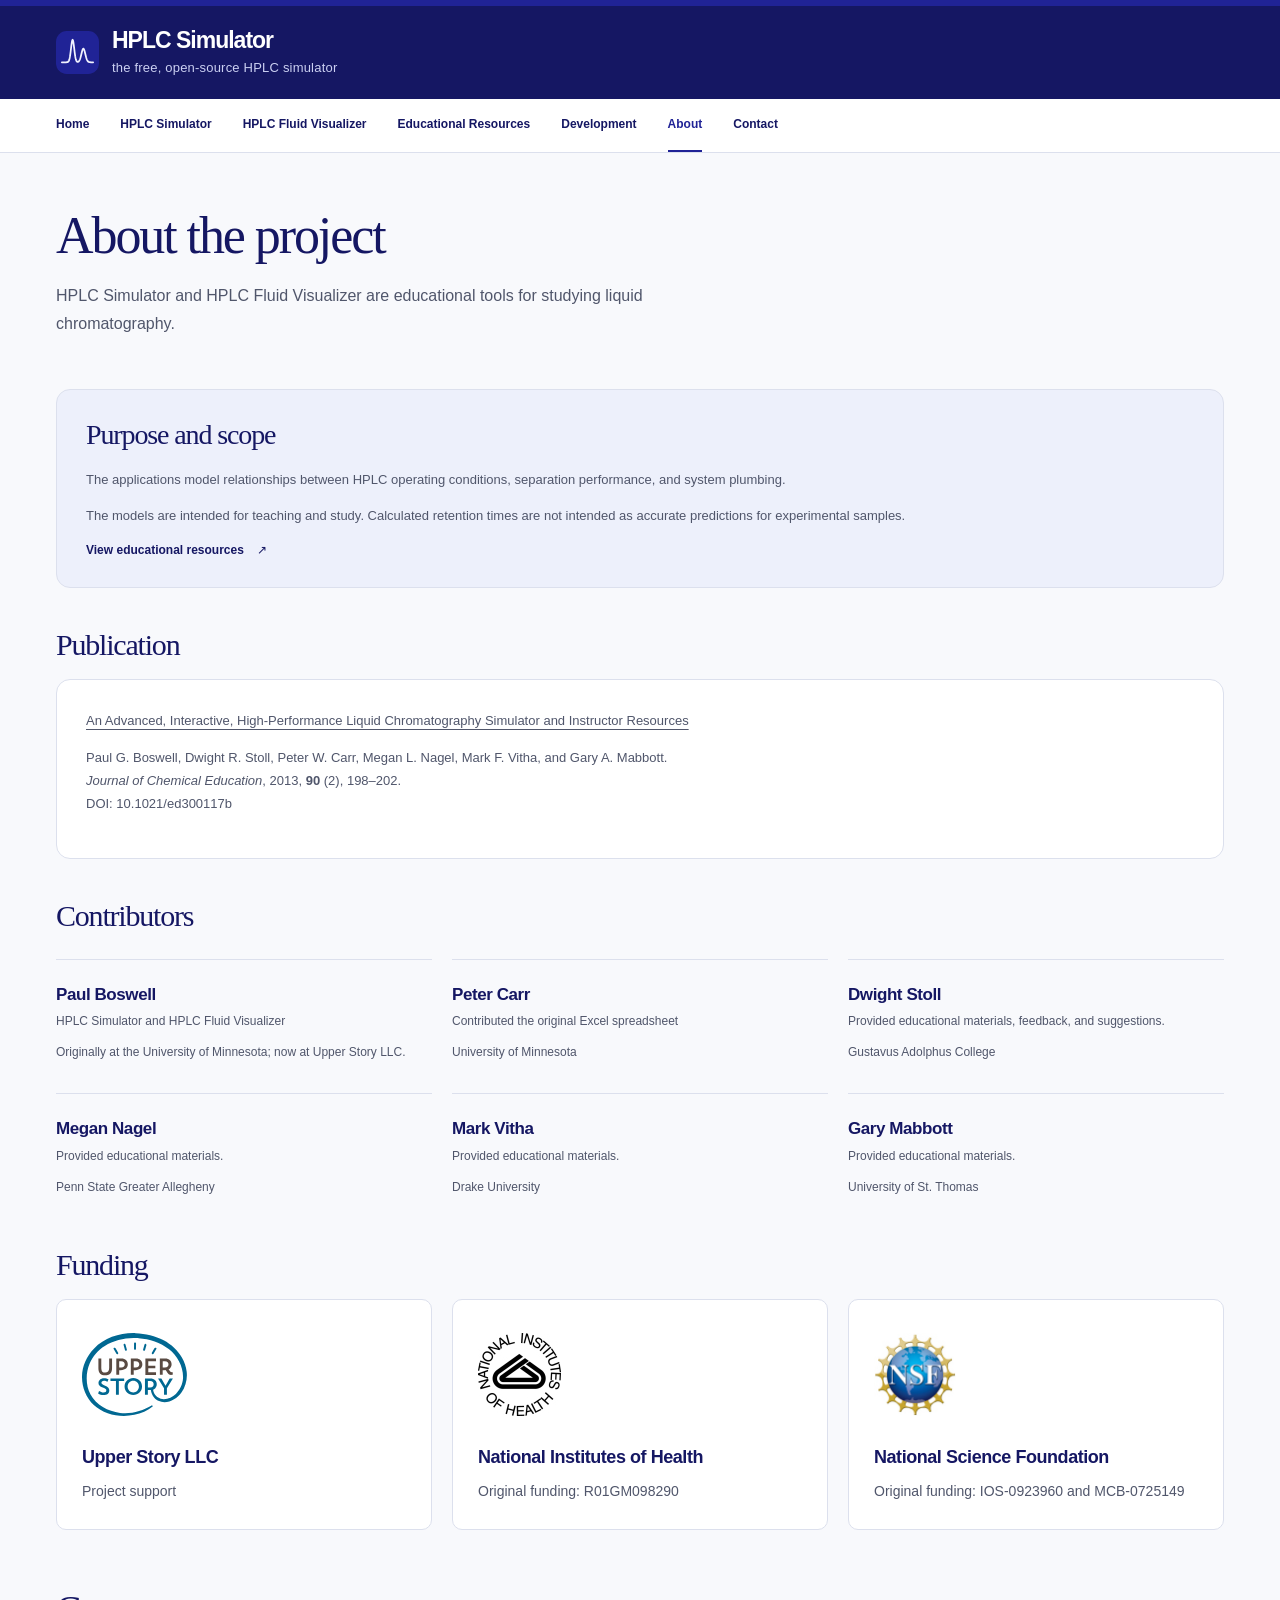
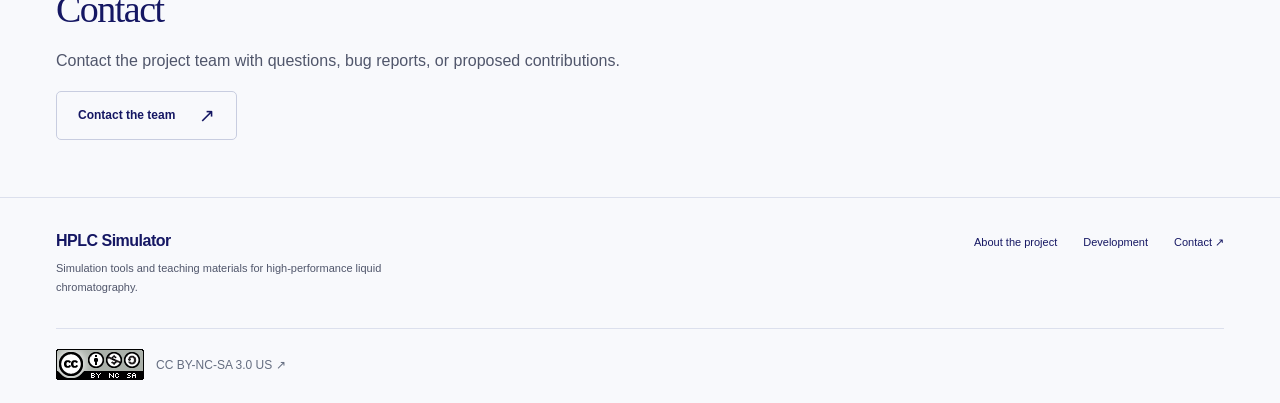
<file: public/about.html>
<!doctype html>
<html lang="en"><head><meta charset="utf-8"><meta name="viewport" content="width=device-width, initial-scale=1"><meta name="description" content="Project history, contributors, and scope of HPLC Simulator and HPLC Fluid Visualizer."><link rel="canonical" href="https://hplcsimulator.org/about"><meta name="theme-color" content="#202396"><title>About | HPLC Simulator</title><link rel="icon" href="assets/favicon.svg?v=6b6e14ec6e" type="image/svg+xml"><link rel="stylesheet" href="assets/site.css?v=55e8dcbdf5"><script src="assets/site.js?v=9037c2415f" defer></script></head>
<body><a class="skip" href="#main">Skip to content</a><header class="header"><div class="wrap"><div class="masthead"><a href="index.html" class="brand" aria-label="HPLC Simulator home"><svg aria-hidden="true" viewBox="0 0 44 44" fill="none"><rect width="44" height="44" rx="11" fill="#202396"/><path d="M6.00 32.00 L6.25 32.00 L6.50 32.00 L6.75 32.00 L7.00 32.00 L7.25 32.00 L7.50 32.00 L7.75 32.00 L8.00 32.00 L8.25 32.00 L8.50 32.00 L8.75 32.00 L9.00 32.00 L9.25 32.00 L9.50 32.00 L9.75 32.00 L10.00 32.00 L10.25 31.99 L10.50 31.99 L10.75 31.98 L11.00 31.97 L11.25 31.95 L11.50 31.91 L11.75 31.85 L12.00 31.77 L12.25 31.64 L12.50 31.44 L12.75 31.17 L13.00 30.78 L13.25 30.26 L13.50 29.58 L13.75 28.69 L14.00 27.60 L14.25 26.26 L14.50 24.70 L14.75 22.92 L15.00 20.97 L15.25 18.89 L15.50 16.79 L15.75 14.74 L16.00 12.86 L16.25 11.26 L16.50 10.03 L16.75 9.26 L17.00 9.00 L17.25 9.26 L17.50 10.03 L17.75 11.26 L18.00 12.86 L18.25 14.74 L18.50 16.78 L18.75 18.89 L19.00 20.97 L19.25 22.92 L19.50 24.70 L19.75 26.26 L20.00 27.59 L20.25 28.69 L20.50 29.56 L20.75 30.24 L21.00 30.75 L21.25 31.12 L21.50 31.37 L21.75 31.53 L22.00 31.61 L22.25 31.63 L22.50 31.59 L22.75 31.50 L23.00 31.35 L23.25 31.15 L23.50 30.88 L23.75 30.53 L24.00 30.10 L24.25 29.58 L24.50 28.97 L24.75 28.26 L25.00 27.45 L25.25 26.56 L25.50 25.59 L25.75 24.56 L26.00 23.51 L26.25 22.45 L26.50 21.43 L26.75 20.48 L27.00 19.65 L27.25 18.95 L27.50 18.43 L27.75 18.11 L28.00 18.00 L28.25 18.11 L28.50 18.43 L28.75 18.95 L29.00 19.65 L29.25 20.48 L29.50 21.43 L29.75 22.45 L30.00 23.51 L30.25 24.56 L30.50 25.59 L30.75 26.56 L31.00 27.45 L31.25 28.26 L31.50 28.97 L31.75 29.59 L32.00 30.11 L32.25 30.54 L32.50 30.89 L32.75 31.17 L33.00 31.38 L33.25 31.55 L33.50 31.68 L33.75 31.78 L34.00 31.84 L34.25 31.89 L34.50 31.93 L34.75 31.95 L35.00 31.97 L35.25 31.98 L35.50 31.99 L35.75 31.99 L36.00 32.00 L36.25 32.00 L36.50 32.00 L36.75 32.00 L37.00 32.00 L37.25 32.00 L37.50 32.00 L37.75 32.00 L38.00 32.00" stroke="#f1f3ff" stroke-width="1.8" stroke-linecap="round" stroke-linejoin="round"/></svg><span><strong>HPLC Simulator</strong><small>the free, open-source HPLC simulator</small></span></a><button class="menu-toggle" aria-expanded="false" aria-controls="main-nav">Menu ☰</button></div></div><div class="nav-band"><div class="wrap"><nav id="main-nav" class="nav" aria-label="Main navigation"><a href="index.html">Home</a><a href="simulator.html">HPLC Simulator</a><a href="fluid-visualizer.html">HPLC Fluid Visualizer</a><a href="resources.html">Educational Resources</a><a href="development.html">Development</a><a href="about.html" aria-current="page">About</a><a href="contact.html">Contact</a></nav></div></div></header>
<main id="main" class="wrap"><div class="page-heading"><h1>About the project</h1><p>HPLC Simulator and HPLC Fluid Visualizer are educational tools for studying liquid chromatography.</p></div><div><section class="panel" style="background:var(--mint)"><h2>Purpose and scope</h2><p>The applications model relationships between HPLC operating conditions, separation performance, and system plumbing.</p><p>The models are intended for teaching and study. Calculated retention times are not intended as accurate predictions for experimental samples.</p><a class="text-link" href="resources.html">View educational resources <span aria-hidden="true">↗</span></a></section></div>
<section aria-labelledby="publication-title"><h2 id="publication-title" class="subheading">Publication</h2><div class="panel"><p><a href="https://pubs.acs.org/doi/10.1021/ed300117b">An Advanced, Interactive, High-Performance Liquid Chromatography Simulator and Instructor Resources</a></p><p>Paul G. Boswell, Dwight R. Stoll, Peter W. Carr, Megan L. Nagel, Mark F. Vitha, and Gary A. Mabbott.<br><cite>Journal of Chemical Education</cite>, 2013, <strong>90</strong> (2), 198–202.<br>DOI: 10.1021/ed300117b</p></div></section>
<h2 class="subheading">Contributors</h2><div class="people"><div class="person"><h3>Paul Boswell</h3><p>HPLC Simulator and HPLC Fluid Visualizer</p><p>Originally at the University of Minnesota; now at Upper Story LLC.</p></div><div class="person"><h3>Peter Carr</h3><p>Contributed the original Excel spreadsheet</p><p>University of Minnesota</p></div><div class="person"><h3>Dwight Stoll</h3><p>Provided educational materials, feedback, and suggestions.</p><p>Gustavus Adolphus College</p></div><div class="person"><h3>Megan Nagel</h3><p>Provided educational materials.</p><p>Penn State Greater Allegheny</p></div><div class="person"><h3>Mark Vitha</h3><p>Provided educational materials.</p><p>Drake University</p></div><div class="person"><h3>Gary Mabbott</h3><p>Provided educational materials.</p><p>University of St. Thomas</p></div></div><section class="funding" aria-labelledby="funding-title"><h2 id="funding-title" class="subheading">Funding</h2><div class="funding-grid"><article class="funding-card"><a class="funding-logo" href="https://www.upperstory.com/"><img src="assets/funding/upper-story.svg?v=ac500c7a93" alt="Upper Story" width="190" height="83" loading="lazy"></a><h3>Upper Story LLC</h3><p>Project support</p></article><article class="funding-card"><a class="funding-logo" href="https://www.nih.gov/"><img src="assets/funding/nih.jpg" alt="National Institutes of Health" width="83" height="83" loading="lazy"></a><h3>National Institutes of Health</h3><p>Original funding: R01GM098290</p></article><article class="funding-card"><a class="funding-logo" href="https://www.nsf.gov/"><img src="assets/funding/nsf.jpg" alt="National Science Foundation" width="83" height="83" loading="lazy"></a><h3>National Science Foundation</h3><p>Original funding: IOS-0923960 and MCB-0725149</p></article></div></section><section class="section"><h2>Contact</h2><p>Contact the project team with questions, bug reports, or proposed contributions.</p><a class="button secondary" href="contact.html">Contact the team<span class="arrow" aria-hidden="true">↗</span></a></section></main>
<footer class="footer"><div class="wrap"><div class="footer-top"><div><a href="index.html" class="footer-brand" style="text-decoration:none">HPLC Simulator</a><p>Simulation tools and teaching materials for high-performance liquid chromatography.</p></div><div class="footer-links"><a href="about.html">About the project</a><a href="development.html">Development</a><a href="contact.html">Contact ↗</a></div></div><div class="footer-bottom"><a class="license-link" rel="license" href="https://creativecommons.org/licenses/by-nc-sa/3.0/us/"><img src="assets/cc-by-nc-sa.png" width="88" height="31" alt="Creative Commons Attribution–NonCommercial–ShareAlike"><span>CC BY-NC-SA 3.0 US ↗</span></a></div></div></footer></body></html>
</file>
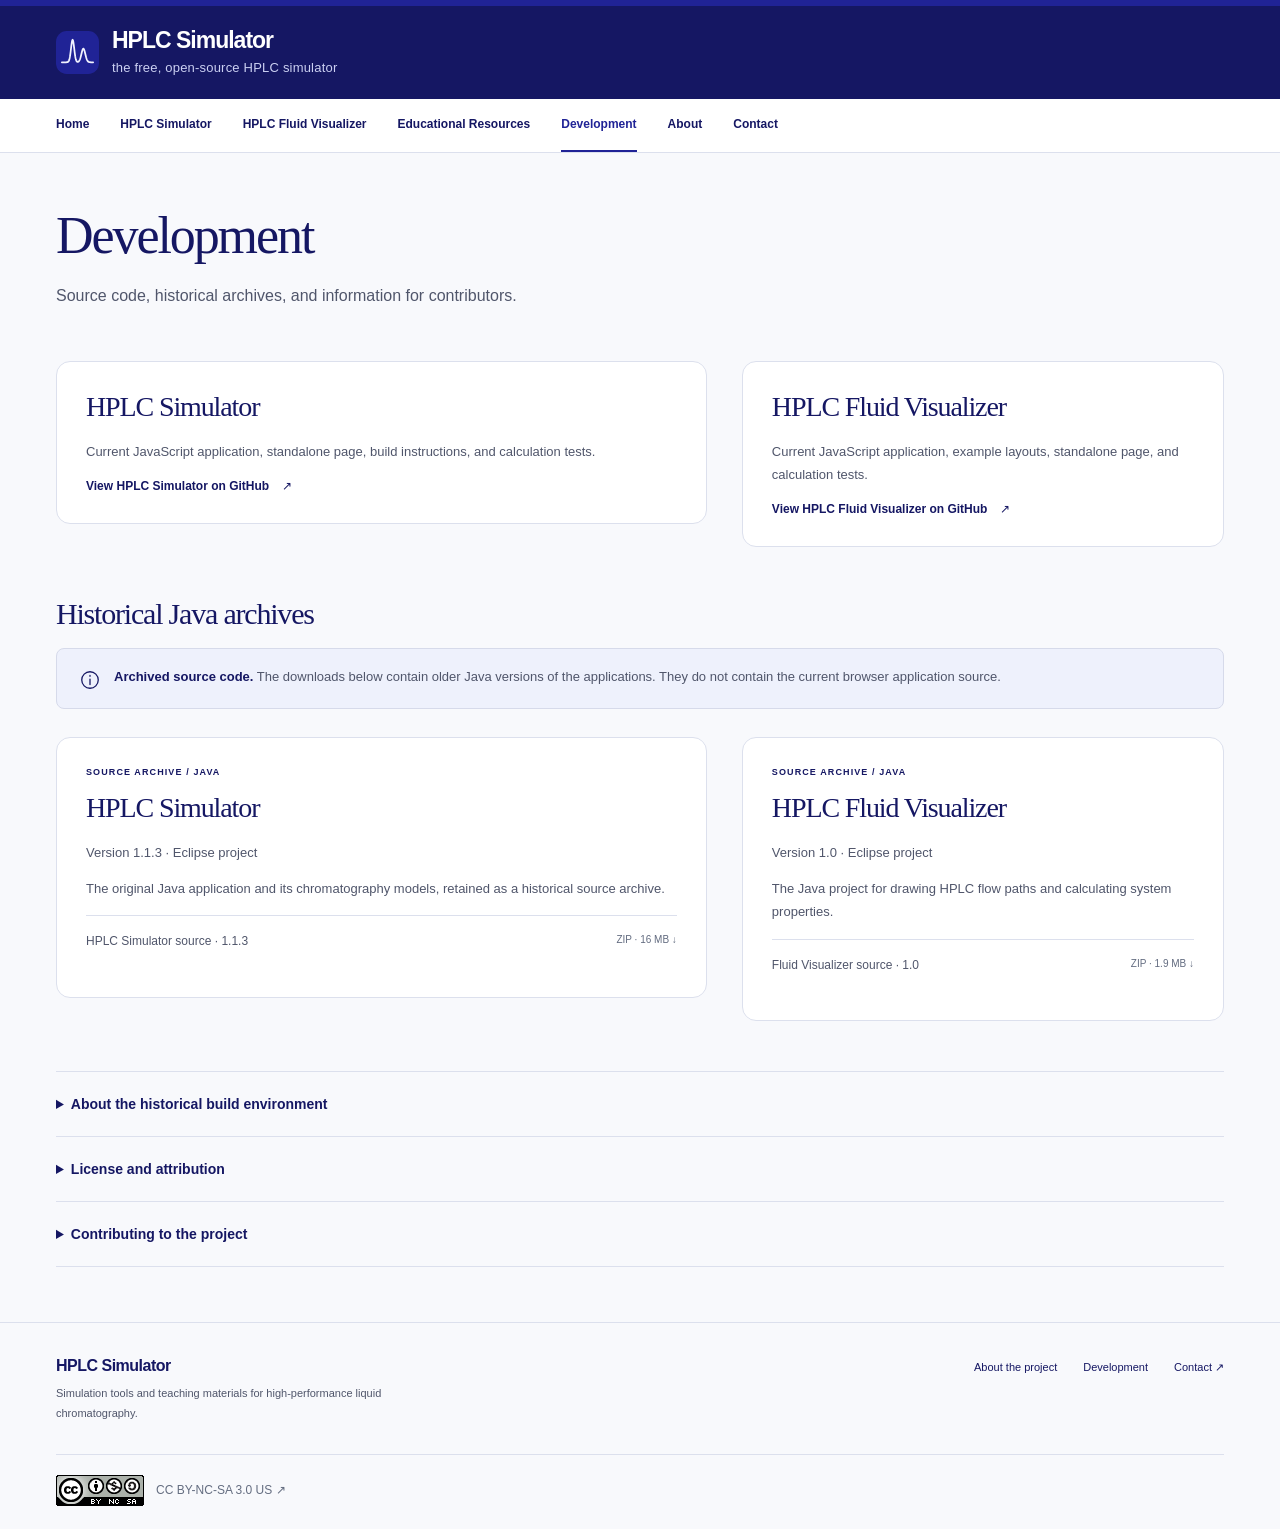
<file: public/development.html>
<!doctype html>
<html lang="en"><head><meta charset="utf-8"><meta name="viewport" content="width=device-width, initial-scale=1"><meta name="description" content="Historical HPLC Simulator and Fluid Visualizer source archives, project status, and contribution information."><link rel="canonical" href="https://hplcsimulator.org/development"><meta name="theme-color" content="#202396"><title>Development | HPLC Simulator</title><link rel="icon" href="assets/favicon.svg?v=6b6e14ec6e" type="image/svg+xml"><link rel="stylesheet" href="assets/site.css?v=55e8dcbdf5"><script src="assets/site.js?v=9037c2415f" defer></script></head>
<body><a class="skip" href="#main">Skip to content</a><header class="header"><div class="wrap"><div class="masthead"><a href="index.html" class="brand" aria-label="HPLC Simulator home"><svg aria-hidden="true" viewBox="0 0 44 44" fill="none"><rect width="44" height="44" rx="11" fill="#202396"/><path d="M6.00 32.00 L6.25 32.00 L6.50 32.00 L6.75 32.00 L7.00 32.00 L7.25 32.00 L7.50 32.00 L7.75 32.00 L8.00 32.00 L8.25 32.00 L8.50 32.00 L8.75 32.00 L9.00 32.00 L9.25 32.00 L9.50 32.00 L9.75 32.00 L10.00 32.00 L10.25 31.99 L10.50 31.99 L10.75 31.98 L11.00 31.97 L11.25 31.95 L11.50 31.91 L11.75 31.85 L12.00 31.77 L12.25 31.64 L12.50 31.44 L12.75 31.17 L13.00 30.78 L13.25 30.26 L13.50 29.58 L13.75 28.69 L14.00 27.60 L14.25 26.26 L14.50 24.70 L14.75 22.92 L15.00 20.97 L15.25 18.89 L15.50 16.79 L15.75 14.74 L16.00 12.86 L16.25 11.26 L16.50 10.03 L16.75 9.26 L17.00 9.00 L17.25 9.26 L17.50 10.03 L17.75 11.26 L18.00 12.86 L18.25 14.74 L18.50 16.78 L18.75 18.89 L19.00 20.97 L19.25 22.92 L19.50 24.70 L19.75 26.26 L20.00 27.59 L20.25 28.69 L20.50 29.56 L20.75 30.24 L21.00 30.75 L21.25 31.12 L21.50 31.37 L21.75 31.53 L22.00 31.61 L22.25 31.63 L22.50 31.59 L22.75 31.50 L23.00 31.35 L23.25 31.15 L23.50 30.88 L23.75 30.53 L24.00 30.10 L24.25 29.58 L24.50 28.97 L24.75 28.26 L25.00 27.45 L25.25 26.56 L25.50 25.59 L25.75 24.56 L26.00 23.51 L26.25 22.45 L26.50 21.43 L26.75 20.48 L27.00 19.65 L27.25 18.95 L27.50 18.43 L27.75 18.11 L28.00 18.00 L28.25 18.11 L28.50 18.43 L28.75 18.95 L29.00 19.65 L29.25 20.48 L29.50 21.43 L29.75 22.45 L30.00 23.51 L30.25 24.56 L30.50 25.59 L30.75 26.56 L31.00 27.45 L31.25 28.26 L31.50 28.97 L31.75 29.59 L32.00 30.11 L32.25 30.54 L32.50 30.89 L32.75 31.17 L33.00 31.38 L33.25 31.55 L33.50 31.68 L33.75 31.78 L34.00 31.84 L34.25 31.89 L34.50 31.93 L34.75 31.95 L35.00 31.97 L35.25 31.98 L35.50 31.99 L35.75 31.99 L36.00 32.00 L36.25 32.00 L36.50 32.00 L36.75 32.00 L37.00 32.00 L37.25 32.00 L37.50 32.00 L37.75 32.00 L38.00 32.00" stroke="#f1f3ff" stroke-width="1.8" stroke-linecap="round" stroke-linejoin="round"/></svg><span><strong>HPLC Simulator</strong><small>the free, open-source HPLC simulator</small></span></a><button class="menu-toggle" aria-expanded="false" aria-controls="main-nav">Menu ☰</button></div></div><div class="nav-band"><div class="wrap"><nav id="main-nav" class="nav" aria-label="Main navigation"><a href="index.html">Home</a><a href="simulator.html">HPLC Simulator</a><a href="fluid-visualizer.html">HPLC Fluid Visualizer</a><a href="resources.html">Educational Resources</a><a href="development.html" aria-current="page">Development</a><a href="about.html">About</a><a href="contact.html">Contact</a></nav></div></div></header>
<main id="main" class="wrap"><div class="page-heading"><h1>Development</h1><p>Source code, historical archives, and information for contributors.</p></div>
<div class="split"><section class="panel"><h2>HPLC Simulator</h2><p>Current JavaScript application, standalone page, build instructions, and calculation tests.</p><a class="text-link" href="https://github.com/pgboswell/hplc-simulator">View HPLC Simulator on GitHub <span aria-hidden="true">↗</span></a></section><section class="panel"><h2>HPLC Fluid Visualizer</h2><p>Current JavaScript application, example layouts, standalone page, and calculation tests.</p><a class="text-link" href="https://github.com/pgboswell/hplc-fluid-visualizer">View HPLC Fluid Visualizer on GitHub <span aria-hidden="true">↗</span></a></section></div><h2 class="subheading">Historical Java archives</h2><div class="notice"><svg aria-hidden="true" width="22" height="22" viewBox="0 0 24 24" fill="none" stroke="currentColor" stroke-width="1.4" stroke-linecap="round" stroke-linejoin="round"><circle cx="12" cy="12" r="9"/><path d="M12 11v6M12 7v1"/></svg><p><strong>Archived source code.</strong> The downloads below contain older Java versions of the applications. They do not contain the current browser application source.</p></div><div class="split"><section class="panel"><div class="tag">Source archive / Java</div><h2 style="margin-top:15px">HPLC Simulator</h2><p>Version 1.1.3 · Eclipse project</p><p>The original Java application and its chromatography models, retained as a historical source archive.</p><ul class="download-list"><li><a href="downloads/HPLC%20Simulator%20src%201.1.3.zip" download><span>HPLC Simulator source · 1.1.3</span><small>ZIP · 16 MB ↓</small></a></li></ul></section><section class="panel"><div class="tag">Source archive / Java</div><h2 style="margin-top:15px">HPLC Fluid Visualizer</h2><p>Version 1.0 · Eclipse project</p><p>The Java project for drawing HPLC flow paths and calculating system properties.</p><ul class="download-list"><li><a href="downloads/HPLC%20Fluid%20Visualizer%20src%201.0.zip" download><span>Fluid Visualizer source · 1.0</span><small>ZIP · 1.9 MB ↓</small></a></li></ul></section></div>

<div class="content-bottom"><details class="details"><summary>About the historical build environment</summary><p>The original projects were distributed for Eclipse and Java 6. The Simulator used JOGL, JavaHelp, and SwingX; the Fluid Visualizer used SwingX. These details describe the archived applications, not the requirements for this redesigned website.</p></details><details class="details"><summary>License and attribution</summary><p>HPLC Simulator and HPLC Fluid Visualizer are licensed under the <a href="https://creativecommons.org/licenses/by-nc-sa/3.0/us/">Creative Commons Attribution–NonCommercial–ShareAlike 3.0 United States license</a>. Preserve attribution and follow the license terms when using or sharing the software.</p></details><details class="details"><summary>Contributing to the project</summary><p><a href="contact.html">Contact the project team</a> to report a bug, submit a teaching resource, or discuss a proposed change.</p></details></div></main>
<footer class="footer"><div class="wrap"><div class="footer-top"><div><a href="index.html" class="footer-brand" style="text-decoration:none">HPLC Simulator</a><p>Simulation tools and teaching materials for high-performance liquid chromatography.</p></div><div class="footer-links"><a href="about.html">About the project</a><a href="development.html">Development</a><a href="contact.html">Contact ↗</a></div></div><div class="footer-bottom"><a class="license-link" rel="license" href="https://creativecommons.org/licenses/by-nc-sa/3.0/us/"><img src="assets/cc-by-nc-sa.png" width="88" height="31" alt="Creative Commons Attribution–NonCommercial–ShareAlike"><span>CC BY-NC-SA 3.0 US ↗</span></a></div></div></footer></body></html>
</file>
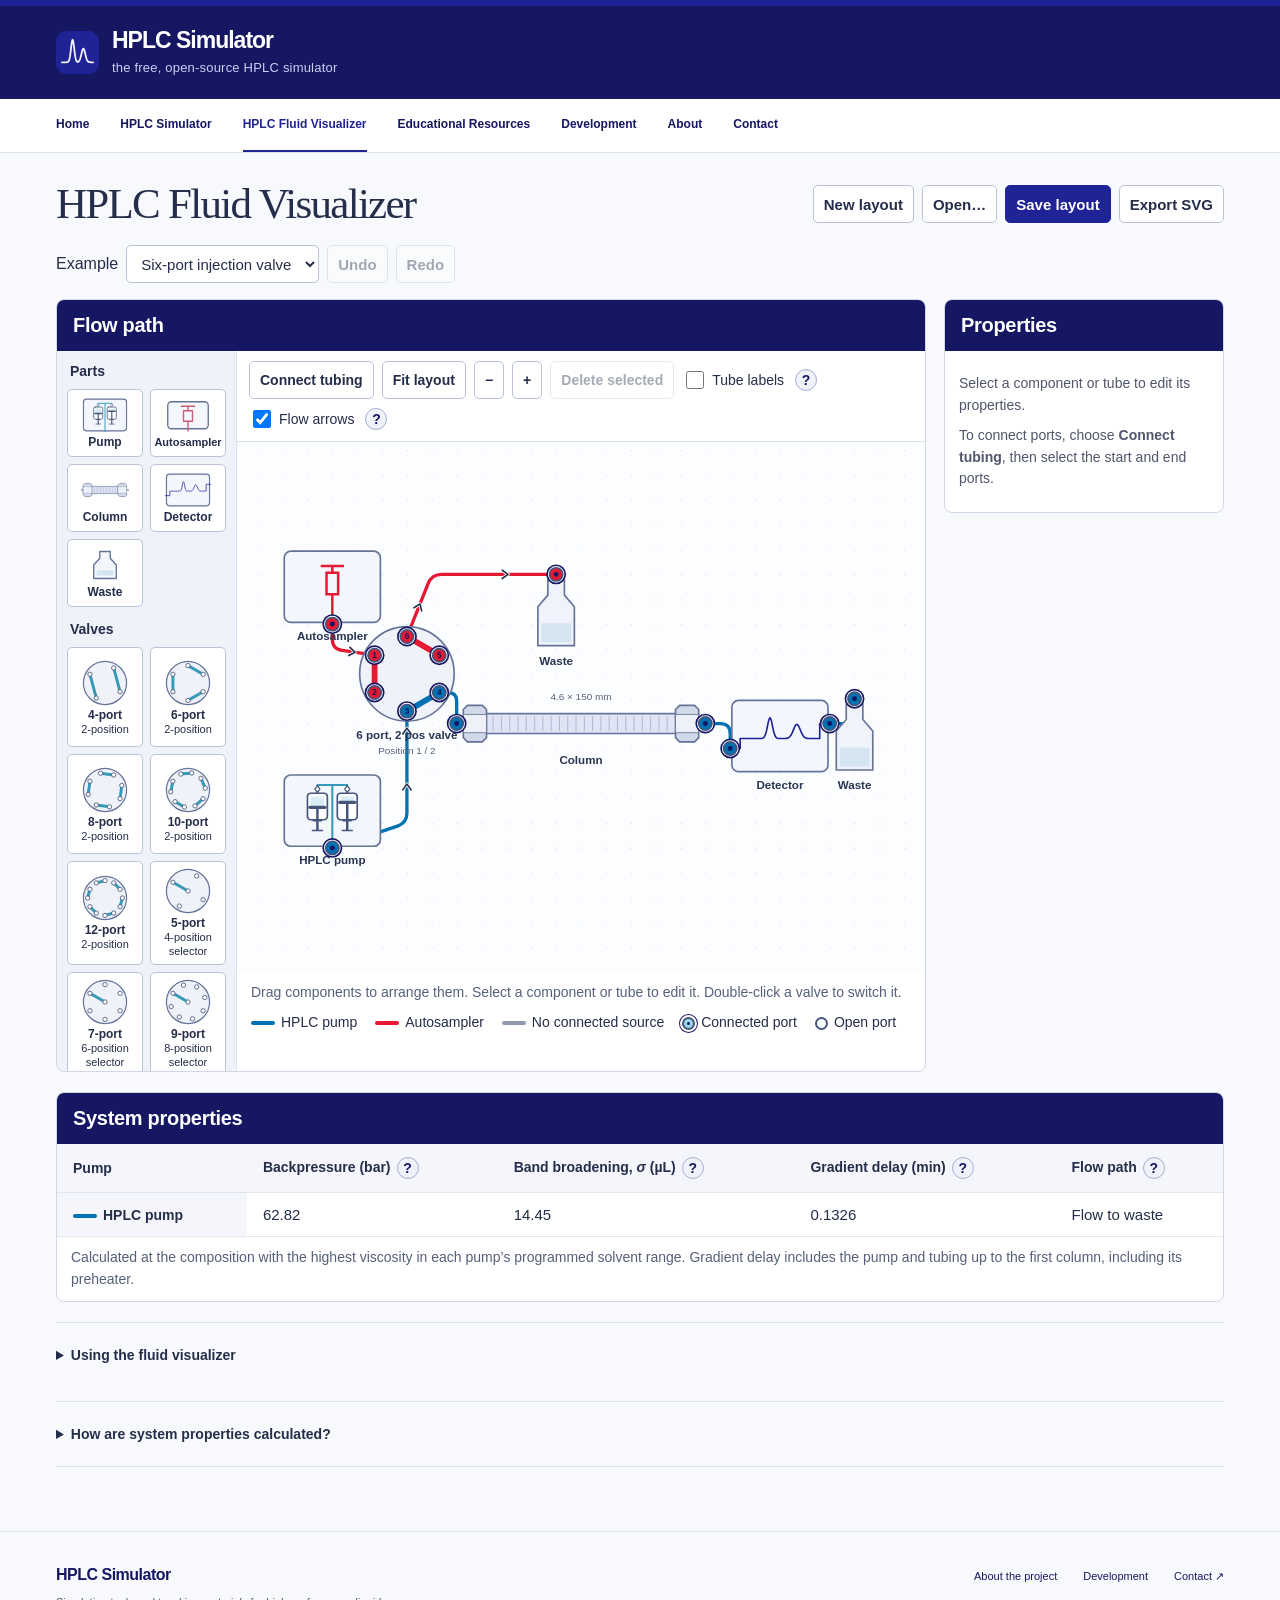
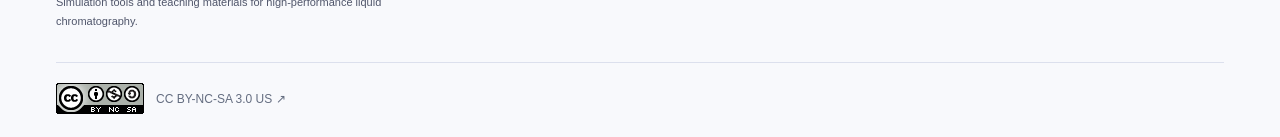
<file: public/fluid-visualizer.html>
<!doctype html>
<html lang="en"><head><meta charset="utf-8"><meta name="viewport" content="width=device-width, initial-scale=1"><meta name="description" content="Build HPLC flow paths and explore backpressure, dispersion, and gradient delay in your browser."><link rel="canonical" href="https://hplcsimulator.org/fluid-visualizer"><meta name="theme-color" content="#202396"><title>HPLC Fluid Visualizer | HPLC Simulator</title><link rel="icon" href="assets/favicon.svg?v=6b6e14ec6e" type="image/svg+xml"><link rel="stylesheet" href="assets/site.css?v=55e8dcbdf5"><script src="assets/site.js?v=9037c2415f" defer></script><link rel="stylesheet" href="assets/fluid/fluid.css?v=56db5c0fd1"><script src="assets/fluid/model.js?v=b52cf5f9d0" defer></script><script src="assets/fluid/examples.js?v=06461ce34b" defer></script><script src="assets/fluid/geometry.js?v=c879f86f39" defer></script><script src="assets/fluid/pump-symbol.js?v=fa21dcc6ee" defer></script><script src="assets/fluid/help.js?v=abcd90b715" defer></script><script src="assets/fluid/app.js?v=78270bcb70" defer></script></head>
<body><a class="skip" href="#main">Skip to content</a><header class="header"><div class="wrap"><div class="masthead"><a href="index.html" class="brand" aria-label="HPLC Simulator home"><svg aria-hidden="true" viewBox="0 0 44 44" fill="none"><rect width="44" height="44" rx="11" fill="#202396"/><path d="M6.00 32.00 L6.25 32.00 L6.50 32.00 L6.75 32.00 L7.00 32.00 L7.25 32.00 L7.50 32.00 L7.75 32.00 L8.00 32.00 L8.25 32.00 L8.50 32.00 L8.75 32.00 L9.00 32.00 L9.25 32.00 L9.50 32.00 L9.75 32.00 L10.00 32.00 L10.25 31.99 L10.50 31.99 L10.75 31.98 L11.00 31.97 L11.25 31.95 L11.50 31.91 L11.75 31.85 L12.00 31.77 L12.25 31.64 L12.50 31.44 L12.75 31.17 L13.00 30.78 L13.25 30.26 L13.50 29.58 L13.75 28.69 L14.00 27.60 L14.25 26.26 L14.50 24.70 L14.75 22.92 L15.00 20.97 L15.25 18.89 L15.50 16.79 L15.75 14.74 L16.00 12.86 L16.25 11.26 L16.50 10.03 L16.75 9.26 L17.00 9.00 L17.25 9.26 L17.50 10.03 L17.75 11.26 L18.00 12.86 L18.25 14.74 L18.50 16.78 L18.75 18.89 L19.00 20.97 L19.25 22.92 L19.50 24.70 L19.75 26.26 L20.00 27.59 L20.25 28.69 L20.50 29.56 L20.75 30.24 L21.00 30.75 L21.25 31.12 L21.50 31.37 L21.75 31.53 L22.00 31.61 L22.25 31.63 L22.50 31.59 L22.75 31.50 L23.00 31.35 L23.25 31.15 L23.50 30.88 L23.75 30.53 L24.00 30.10 L24.25 29.58 L24.50 28.97 L24.75 28.26 L25.00 27.45 L25.25 26.56 L25.50 25.59 L25.75 24.56 L26.00 23.51 L26.25 22.45 L26.50 21.43 L26.75 20.48 L27.00 19.65 L27.25 18.95 L27.50 18.43 L27.75 18.11 L28.00 18.00 L28.25 18.11 L28.50 18.43 L28.75 18.95 L29.00 19.65 L29.25 20.48 L29.50 21.43 L29.75 22.45 L30.00 23.51 L30.25 24.56 L30.50 25.59 L30.75 26.56 L31.00 27.45 L31.25 28.26 L31.50 28.97 L31.75 29.59 L32.00 30.11 L32.25 30.54 L32.50 30.89 L32.75 31.17 L33.00 31.38 L33.25 31.55 L33.50 31.68 L33.75 31.78 L34.00 31.84 L34.25 31.89 L34.50 31.93 L34.75 31.95 L35.00 31.97 L35.25 31.98 L35.50 31.99 L35.75 31.99 L36.00 32.00 L36.25 32.00 L36.50 32.00 L36.75 32.00 L37.00 32.00 L37.25 32.00 L37.50 32.00 L37.75 32.00 L38.00 32.00" stroke="#f1f3ff" stroke-width="1.8" stroke-linecap="round" stroke-linejoin="round"/></svg><span><strong>HPLC Simulator</strong><small>the free, open-source HPLC simulator</small></span></a><button class="menu-toggle" aria-expanded="false" aria-controls="main-nav">Menu ☰</button></div></div><div class="nav-band"><div class="wrap"><nav id="main-nav" class="nav" aria-label="Main navigation"><a href="index.html">Home</a><a href="simulator.html">HPLC Simulator</a><a href="fluid-visualizer.html" aria-current="page">HPLC Fluid Visualizer</a><a href="resources.html">Educational Resources</a><a href="development.html">Development</a><a href="about.html">About</a><a href="contact.html">Contact</a></nav></div></div></header>
<main id="main" class="wrap"><section class="fv" aria-labelledby="fv-title">
  <div class="fv-heading"><h1 id="fv-title">HPLC Fluid Visualizer</h1><div class="fv-actions"><button id="fv-new">New layout</button><button id="fv-open">Open…</button><button id="fv-save">Save layout</button><button id="fv-export">Export SVG</button><input id="fv-file" type="file" accept=".json,application/json" hidden></div></div>
  <div class="fv-toolbar"><label>Example <select id="fv-example"><option value="">Choose a layout…</option></select></label><button id="fv-undo" title="Undo (Ctrl+Z)">Undo</button><button id="fv-redo" title="Redo (Ctrl+Shift+Z)">Redo</button><span id="fv-message" role="status" aria-live="polite"></span></div>
  <div class="fv-layout">
    <section class="fv-workspace"><h2>Flow path</h2>
      <div class="fv-editor"><div class="fv-palette" aria-label="Add components"><strong>Parts</strong><div class="fv-basic-parts"><button data-add="pump" title="Add pump"><svg viewBox="0 0 64 44" aria-hidden="true" fill="none" stroke="#657398" stroke-width="1.8" stroke-linecap="round" stroke-linejoin="round"><rect x="5" y="3" width="54" height="36" rx="5" fill="#f4f6fd"/><rect x="19" y="10" width="10" height="14" rx="2"/><rect x="35" y="10" width="10" height="14" rx="2"/><path d="M21 19h6m-3 0v9m13-15h6m-3 0v15M24 7h16M32 31v11"/></svg><span>Pump</span></button><button data-add="autosampler" title="Add autosampler"><svg viewBox="0 0 64 44" aria-hidden="true" fill="none" stroke="#657398" stroke-width="1.8" stroke-linecap="round" stroke-linejoin="round"><rect x="5" y="3" width="54" height="36" rx="5" fill="#f4f6fd"/><path d="M23 9h18M32 9v6m-6 0h12v14H26Zm6 14v13" stroke="#c85b71"/></svg><span>Autosampler</span></button><button data-add="column" title="Add column"><svg viewBox="0 0 64 44" aria-hidden="true" fill="none" stroke="#657398" stroke-width="1.8" stroke-linecap="round" stroke-linejoin="round"><rect x="5" y="15" width="54" height="15" rx="3" fill="#e0e4f5"/><path d="M9 11v23m46-23v23M16 18v9m7-9v9m7-9v9m7-9v9m7-9v9m7-9v9M1 23h4m54 0h4"/></svg><span>Column</span></button><button data-add="detector" title="Add detector"><svg viewBox="0 0 64 44" aria-hidden="true" fill="none" stroke="#657398" stroke-width="1.8" stroke-linecap="round" stroke-linejoin="round"><rect x="5" y="3" width="54" height="36" rx="5" fill="#f4f6fd"/><path d="M1 30h10v-8h7C24 22 22 7 27 7S30 22 35 22C40 22 38 12 43 12S46 22 53 22V15h10" stroke="#202396"/></svg><span>Detector</span></button><button data-add="waste" title="Add waste"><svg viewBox="0 0 64 44" aria-hidden="true" fill="none" stroke="#657398" stroke-width="1.8" stroke-linecap="round" stroke-linejoin="round"><path d="M25 4h14v9l8 9v18H17V22l8-9Z" fill="#f4f6fd"/><path d="M21 29h22v7H21Z" fill="#d5e4f1" stroke="none"/></svg><span>Waste</span></button></div><strong>Valves</strong><div class="fv-valve-list"><button data-add="valve" data-ports="4" data-positions="2" aria-label="Add 4-port, 2-position valve" title="Add 4-port, 2-position valve"><svg viewBox="0 0 80 80" aria-hidden="true"><circle cx="40" cy="40" r="36" fill="#f0f2fa" stroke="#657398" stroke-width="2"/><path d="M14.89 25.50L25.50 65.11" stroke="#379bb7" stroke-width="5" stroke-linecap="round"/><path d="M65.11 54.50L54.50 14.89" stroke="#379bb7" stroke-width="5" stroke-linecap="round"/><circle cx="14.89" cy="25.50" r="3.6" fill="white" stroke="#46567a" stroke-width="1.4"/><circle cx="25.50" cy="65.11" r="3.6" fill="white" stroke="#46567a" stroke-width="1.4"/><circle cx="65.11" cy="54.50" r="3.6" fill="white" stroke="#46567a" stroke-width="1.4"/><circle cx="54.50" cy="14.89" r="3.6" fill="white" stroke="#46567a" stroke-width="1.4"/></svg><span>4-port</span><small>2-position</small></button><button data-add="valve" data-ports="6" data-positions="2" aria-label="Add 6-port, 2-position valve" title="Add 6-port, 2-position valve"><svg viewBox="0 0 80 80" aria-hidden="true"><circle cx="40" cy="40" r="36" fill="#f0f2fa" stroke="#657398" stroke-width="2"/><path d="M14.89 25.50L14.89 54.50" stroke="#379bb7" stroke-width="5" stroke-linecap="round"/><path d="M40.00 69.00L65.11 54.50" stroke="#379bb7" stroke-width="5" stroke-linecap="round"/><path d="M65.11 25.50L40.00 11.00" stroke="#379bb7" stroke-width="5" stroke-linecap="round"/><circle cx="14.89" cy="25.50" r="3.6" fill="white" stroke="#46567a" stroke-width="1.4"/><circle cx="14.89" cy="54.50" r="3.6" fill="white" stroke="#46567a" stroke-width="1.4"/><circle cx="40.00" cy="69.00" r="3.6" fill="white" stroke="#46567a" stroke-width="1.4"/><circle cx="65.11" cy="54.50" r="3.6" fill="white" stroke="#46567a" stroke-width="1.4"/><circle cx="65.11" cy="25.50" r="3.6" fill="white" stroke="#46567a" stroke-width="1.4"/><circle cx="40.00" cy="11.00" r="3.6" fill="white" stroke="#46567a" stroke-width="1.4"/></svg><span>6-port</span><small>2-position</small></button><button data-add="valve" data-ports="8" data-positions="2" aria-label="Add 8-port, 2-position valve" title="Add 8-port, 2-position valve"><svg viewBox="0 0 80 80" aria-hidden="true"><circle cx="40" cy="40" r="36" fill="#f0f2fa" stroke="#657398" stroke-width="2"/><path d="M14.89 25.50L11.99 47.51" stroke="#379bb7" stroke-width="5" stroke-linecap="round"/><path d="M25.50 65.11L47.51 68.01" stroke="#379bb7" stroke-width="5" stroke-linecap="round"/><path d="M65.11 54.50L68.01 32.49" stroke="#379bb7" stroke-width="5" stroke-linecap="round"/><path d="M54.50 14.89L32.49 11.99" stroke="#379bb7" stroke-width="5" stroke-linecap="round"/><circle cx="14.89" cy="25.50" r="3.6" fill="white" stroke="#46567a" stroke-width="1.4"/><circle cx="11.99" cy="47.51" r="3.6" fill="white" stroke="#46567a" stroke-width="1.4"/><circle cx="25.50" cy="65.11" r="3.6" fill="white" stroke="#46567a" stroke-width="1.4"/><circle cx="47.51" cy="68.01" r="3.6" fill="white" stroke="#46567a" stroke-width="1.4"/><circle cx="65.11" cy="54.50" r="3.6" fill="white" stroke="#46567a" stroke-width="1.4"/><circle cx="68.01" cy="32.49" r="3.6" fill="white" stroke="#46567a" stroke-width="1.4"/><circle cx="54.50" cy="14.89" r="3.6" fill="white" stroke="#46567a" stroke-width="1.4"/><circle cx="32.49" cy="11.99" r="3.6" fill="white" stroke="#46567a" stroke-width="1.4"/></svg><span>8-port</span><small>2-position</small></button><button data-add="valve" data-ports="10" data-positions="2" aria-label="Add 10-port, 2-position valve" title="Add 10-port, 2-position valve"><svg viewBox="0 0 80 80" aria-hidden="true"><circle cx="40" cy="40" r="36" fill="#f0f2fa" stroke="#657398" stroke-width="2"/><path d="M14.89 25.50L11.16 43.03" stroke="#379bb7" stroke-width="5" stroke-linecap="round"/><path d="M18.45 59.40L33.97 68.37" stroke="#379bb7" stroke-width="5" stroke-linecap="round"/><path d="M51.80 66.49L65.11 54.50" stroke="#379bb7" stroke-width="5" stroke-linecap="round"/><path d="M68.84 36.97L61.55 20.60" stroke="#379bb7" stroke-width="5" stroke-linecap="round"/><path d="M46.03 11.63L28.20 13.51" stroke="#379bb7" stroke-width="5" stroke-linecap="round"/><circle cx="14.89" cy="25.50" r="3.6" fill="white" stroke="#46567a" stroke-width="1.4"/><circle cx="11.16" cy="43.03" r="3.6" fill="white" stroke="#46567a" stroke-width="1.4"/><circle cx="18.45" cy="59.40" r="3.6" fill="white" stroke="#46567a" stroke-width="1.4"/><circle cx="33.97" cy="68.37" r="3.6" fill="white" stroke="#46567a" stroke-width="1.4"/><circle cx="51.80" cy="66.49" r="3.6" fill="white" stroke="#46567a" stroke-width="1.4"/><circle cx="65.11" cy="54.50" r="3.6" fill="white" stroke="#46567a" stroke-width="1.4"/><circle cx="68.84" cy="36.97" r="3.6" fill="white" stroke="#46567a" stroke-width="1.4"/><circle cx="61.55" cy="20.60" r="3.6" fill="white" stroke="#46567a" stroke-width="1.4"/><circle cx="46.03" cy="11.63" r="3.6" fill="white" stroke="#46567a" stroke-width="1.4"/><circle cx="28.20" cy="13.51" r="3.6" fill="white" stroke="#46567a" stroke-width="1.4"/></svg><span>10-port</span><small>2-position</small></button><button data-add="valve" data-ports="12" data-positions="2" aria-label="Add 12-port, 2-position valve" title="Add 12-port, 2-position valve"><svg viewBox="0 0 80 80" aria-hidden="true"><circle cx="40" cy="40" r="36" fill="#f0f2fa" stroke="#657398" stroke-width="2"/><path d="M14.89 25.50L11.00 40.00" stroke="#379bb7" stroke-width="5" stroke-linecap="round"/><path d="M14.89 54.50L25.50 65.11" stroke="#379bb7" stroke-width="5" stroke-linecap="round"/><path d="M40.00 69.00L54.50 65.11" stroke="#379bb7" stroke-width="5" stroke-linecap="round"/><path d="M65.11 54.50L69.00 40.00" stroke="#379bb7" stroke-width="5" stroke-linecap="round"/><path d="M65.11 25.50L54.50 14.89" stroke="#379bb7" stroke-width="5" stroke-linecap="round"/><path d="M40.00 11.00L25.50 14.89" stroke="#379bb7" stroke-width="5" stroke-linecap="round"/><circle cx="14.89" cy="25.50" r="3.6" fill="white" stroke="#46567a" stroke-width="1.4"/><circle cx="11.00" cy="40.00" r="3.6" fill="white" stroke="#46567a" stroke-width="1.4"/><circle cx="14.89" cy="54.50" r="3.6" fill="white" stroke="#46567a" stroke-width="1.4"/><circle cx="25.50" cy="65.11" r="3.6" fill="white" stroke="#46567a" stroke-width="1.4"/><circle cx="40.00" cy="69.00" r="3.6" fill="white" stroke="#46567a" stroke-width="1.4"/><circle cx="54.50" cy="65.11" r="3.6" fill="white" stroke="#46567a" stroke-width="1.4"/><circle cx="65.11" cy="54.50" r="3.6" fill="white" stroke="#46567a" stroke-width="1.4"/><circle cx="69.00" cy="40.00" r="3.6" fill="white" stroke="#46567a" stroke-width="1.4"/><circle cx="65.11" cy="25.50" r="3.6" fill="white" stroke="#46567a" stroke-width="1.4"/><circle cx="54.50" cy="14.89" r="3.6" fill="white" stroke="#46567a" stroke-width="1.4"/><circle cx="40.00" cy="11.00" r="3.6" fill="white" stroke="#46567a" stroke-width="1.4"/><circle cx="25.50" cy="14.89" r="3.6" fill="white" stroke="#46567a" stroke-width="1.4"/></svg><span>12-port</span><small>2-position</small></button><button data-add="valve" data-ports="5" data-positions="4" aria-label="Add 5-port, 4-position selector" title="Add 5-port, 4-position selector"><svg viewBox="0 0 80 80" aria-hidden="true"><circle cx="40" cy="40" r="36" fill="#f0f2fa" stroke="#657398" stroke-width="2"/><path d="M14.89 25.50L40.00 40.00" stroke="#379bb7" stroke-width="5" stroke-linecap="round"/><circle cx="14.89" cy="25.50" r="3.6" fill="white" stroke="#46567a" stroke-width="1.4"/><circle cx="25.50" cy="65.11" r="3.6" fill="white" stroke="#46567a" stroke-width="1.4"/><circle cx="65.11" cy="54.50" r="3.6" fill="white" stroke="#46567a" stroke-width="1.4"/><circle cx="54.50" cy="14.89" r="3.6" fill="white" stroke="#46567a" stroke-width="1.4"/><circle cx="40.00" cy="40.00" r="3.6" fill="white" stroke="#46567a" stroke-width="1.4"/></svg><span>5-port</span><small>4-position selector</small></button><button data-add="valve" data-ports="7" data-positions="6" aria-label="Add 7-port, 6-position selector" title="Add 7-port, 6-position selector"><svg viewBox="0 0 80 80" aria-hidden="true"><circle cx="40" cy="40" r="36" fill="#f0f2fa" stroke="#657398" stroke-width="2"/><path d="M14.89 25.50L40.00 40.00" stroke="#379bb7" stroke-width="5" stroke-linecap="round"/><circle cx="14.89" cy="25.50" r="3.6" fill="white" stroke="#46567a" stroke-width="1.4"/><circle cx="14.89" cy="54.50" r="3.6" fill="white" stroke="#46567a" stroke-width="1.4"/><circle cx="40.00" cy="69.00" r="3.6" fill="white" stroke="#46567a" stroke-width="1.4"/><circle cx="65.11" cy="54.50" r="3.6" fill="white" stroke="#46567a" stroke-width="1.4"/><circle cx="65.11" cy="25.50" r="3.6" fill="white" stroke="#46567a" stroke-width="1.4"/><circle cx="40.00" cy="11.00" r="3.6" fill="white" stroke="#46567a" stroke-width="1.4"/><circle cx="40.00" cy="40.00" r="3.6" fill="white" stroke="#46567a" stroke-width="1.4"/></svg><span>7-port</span><small>6-position selector</small></button><button data-add="valve" data-ports="9" data-positions="8" aria-label="Add 9-port, 8-position selector" title="Add 9-port, 8-position selector"><svg viewBox="0 0 80 80" aria-hidden="true"><circle cx="40" cy="40" r="36" fill="#f0f2fa" stroke="#657398" stroke-width="2"/><path d="M14.89 25.50L40.00 40.00" stroke="#379bb7" stroke-width="5" stroke-linecap="round"/><circle cx="14.89" cy="25.50" r="3.6" fill="white" stroke="#46567a" stroke-width="1.4"/><circle cx="11.99" cy="47.51" r="3.6" fill="white" stroke="#46567a" stroke-width="1.4"/><circle cx="25.50" cy="65.11" r="3.6" fill="white" stroke="#46567a" stroke-width="1.4"/><circle cx="47.51" cy="68.01" r="3.6" fill="white" stroke="#46567a" stroke-width="1.4"/><circle cx="65.11" cy="54.50" r="3.6" fill="white" stroke="#46567a" stroke-width="1.4"/><circle cx="68.01" cy="32.49" r="3.6" fill="white" stroke="#46567a" stroke-width="1.4"/><circle cx="54.50" cy="14.89" r="3.6" fill="white" stroke="#46567a" stroke-width="1.4"/><circle cx="32.49" cy="11.99" r="3.6" fill="white" stroke="#46567a" stroke-width="1.4"/><circle cx="40.00" cy="40.00" r="3.6" fill="white" stroke="#46567a" stroke-width="1.4"/></svg><span>9-port</span><small>8-position selector</small></button><button data-add="valve" data-ports="11" data-positions="10" aria-label="Add 11-port, 10-position selector" title="Add 11-port, 10-position selector"><svg viewBox="0 0 80 80" aria-hidden="true"><circle cx="40" cy="40" r="36" fill="#f0f2fa" stroke="#657398" stroke-width="2"/><path d="M14.89 25.50L40.00 40.00" stroke="#379bb7" stroke-width="5" stroke-linecap="round"/><circle cx="14.89" cy="25.50" r="3.6" fill="white" stroke="#46567a" stroke-width="1.4"/><circle cx="11.16" cy="43.03" r="3.6" fill="white" stroke="#46567a" stroke-width="1.4"/><circle cx="18.45" cy="59.40" r="3.6" fill="white" stroke="#46567a" stroke-width="1.4"/><circle cx="33.97" cy="68.37" r="3.6" fill="white" stroke="#46567a" stroke-width="1.4"/><circle cx="51.80" cy="66.49" r="3.6" fill="white" stroke="#46567a" stroke-width="1.4"/><circle cx="65.11" cy="54.50" r="3.6" fill="white" stroke="#46567a" stroke-width="1.4"/><circle cx="68.84" cy="36.97" r="3.6" fill="white" stroke="#46567a" stroke-width="1.4"/><circle cx="61.55" cy="20.60" r="3.6" fill="white" stroke="#46567a" stroke-width="1.4"/><circle cx="46.03" cy="11.63" r="3.6" fill="white" stroke="#46567a" stroke-width="1.4"/><circle cx="28.20" cy="13.51" r="3.6" fill="white" stroke="#46567a" stroke-width="1.4"/><circle cx="40.00" cy="40.00" r="3.6" fill="white" stroke="#46567a" stroke-width="1.4"/></svg><span>11-port</span><small>10-position selector</small></button><button data-add="valve" data-ports="13" data-positions="12" aria-label="Add 13-port, 12-position selector" title="Add 13-port, 12-position selector"><svg viewBox="0 0 80 80" aria-hidden="true"><circle cx="40" cy="40" r="36" fill="#f0f2fa" stroke="#657398" stroke-width="2"/><path d="M14.89 25.50L40.00 40.00" stroke="#379bb7" stroke-width="5" stroke-linecap="round"/><circle cx="14.89" cy="25.50" r="3.6" fill="white" stroke="#46567a" stroke-width="1.4"/><circle cx="11.00" cy="40.00" r="3.6" fill="white" stroke="#46567a" stroke-width="1.4"/><circle cx="14.89" cy="54.50" r="3.6" fill="white" stroke="#46567a" stroke-width="1.4"/><circle cx="25.50" cy="65.11" r="3.6" fill="white" stroke="#46567a" stroke-width="1.4"/><circle cx="40.00" cy="69.00" r="3.6" fill="white" stroke="#46567a" stroke-width="1.4"/><circle cx="54.50" cy="65.11" r="3.6" fill="white" stroke="#46567a" stroke-width="1.4"/><circle cx="65.11" cy="54.50" r="3.6" fill="white" stroke="#46567a" stroke-width="1.4"/><circle cx="69.00" cy="40.00" r="3.6" fill="white" stroke="#46567a" stroke-width="1.4"/><circle cx="65.11" cy="25.50" r="3.6" fill="white" stroke="#46567a" stroke-width="1.4"/><circle cx="54.50" cy="14.89" r="3.6" fill="white" stroke="#46567a" stroke-width="1.4"/><circle cx="40.00" cy="11.00" r="3.6" fill="white" stroke="#46567a" stroke-width="1.4"/><circle cx="25.50" cy="14.89" r="3.6" fill="white" stroke="#46567a" stroke-width="1.4"/><circle cx="40.00" cy="40.00" r="3.6" fill="white" stroke="#46567a" stroke-width="1.4"/></svg><span>13-port</span><small>12-position selector</small></button></div></div><div class="fv-drawing">
      <div class="fv-canvas-tools"><button id="fv-connect" aria-pressed="false">Connect tubing</button><button id="fv-finish" hidden>Finish open tube</button><button id="fv-fit">Fit layout</button><button id="fv-minus" aria-label="Zoom out">−</button><button id="fv-plus" aria-label="Zoom in">+</button><button id="fv-delete" disabled>Delete selected</button><label><input id="fv-tube-labels" aria-label="Tube labels" type="checkbox"> Tube labels<span data-fluid-help-anchor="labels"></span></label><label><input id="fv-flow-arrows" aria-label="Flow arrows" type="checkbox" checked> Flow arrows<span data-fluid-help-anchor="arrows"></span></label></div>
      <svg id="fv-canvas" xmlns="http://www.w3.org/2000/svg" viewBox="0 0 1000 600" font-family="Segoe UI, Arial, sans-serif" role="group" aria-label="Interactive HPLC flow path. Drag components to move them; select ports to connect tubing." tabindex="0"></svg>
      <p class="fv-instruction" id="fv-instruction">Drag components to arrange them. Select a component or tube to edit it. Double-click a valve to switch it.</p>
      <div id="fv-legend" class="fv-legend"></div>
      </div></div>
    </section>
    <aside class="fv-inspector"><h2>Properties</h2><div id="fv-properties"><p>Select a component or tube.</p></div></aside>
  </div>
  <section class="fv-results"><h2>System properties</h2><div class="fv-table-wrap"><table><thead><tr><th scope="col">Pump</th><th scope="col" data-fluid-help-anchor="pressure">Backpressure (bar)</th><th scope="col" data-fluid-help-anchor="broadening">Band broadening, <i>σ</i> (µL)</th><th scope="col" data-fluid-help-anchor="delay">Gradient delay (min)</th><th scope="col" data-fluid-help-anchor="status">Flow path</th></tr></thead><tbody id="fv-results"></tbody></table></div><p class="fv-note">Calculated at the composition with the highest viscosity in each pump’s programmed solvent range. Gradient delay includes the pump and tubing up to the first column, including its preheater.</p></section>
  <details class="details"><summary>Using the fluid visualizer</summary><p>Select a part from the toolbar, move its translucent preview onto the grid, and click to place it. Press Escape to cancel. On a keyboard, focus the diagram, use the arrow keys to position the preview, and press Enter to place it. Then choose <strong>Connect tubing</strong> and select the two ports to join. Select blank space between ports to add bends; press Escape or turn off Connect tubing to cancel. Each port accepts one tube. Connected ports have a filled center and an outer ring; open ports are hollow. Components and tubing bends snap to the visible grid, while tube ends attach directly to their ports. Tubing can connect two ports of the same valve to form a sample loop.</p><p>Drag a component to move it. Select a tube and drag its square bend handles to change its route, or use <strong>Reset route</strong>. Drawing length does not set physical tubing length: enter the length or volume in Properties. Drag blank space to pan; use the mouse wheel or zoom buttons to zoom. On a keyboard, focus a component or port and press Enter to select it; use arrow keys to move a selected component.</p><p>Select a valve and choose <strong>Switch position</strong>, or double-click it on the diagram. Arrows show the flow direction from a connected source and update when valves switch. Blocked paths have no arrows. Colored tubing shows connectivity from each pump or autosampler at the current valve position; this is a steady-state flow-path diagram, not a time-resolved simulation of fluid mixing.</p><p>Save and open browser layouts as JSON files. The six supplied Java examples have been converted for this version. Other Java .lc files need offline conversion. Undo also restores a layout after loading an example or starting a new one.</p></details>
  <details class="details fv-method"><summary>How are system properties calculated?</summary><p>Tubing pressure drop follows the Hagen–Poiseuille relationship, Δ<i>P</i> = 8<i>ηLQ</i> / (π<i>r</i><sup>4</sup>). Column pressure is calculated from flow velocity, particle size, bed porosity, and viscosity. Water–methanol and water–acetonitrile viscosity depend on composition and temperature.</p><p>Tubing dispersion combines longitudinal diffusion and Taylor dispersion. Column dispersion uses the van Deemter relationship for plate height. Independent volume variances are added along each flow path; the reported band broadening is their square root. The model uses an average analyte molar volume of 120 cm³/mol in the Wilke–Chang diffusion relationship.</p><p>Gradient delay is the upstream volume divided by the pump flow rate. Detector and autosampler internal dispersion are not included. Valve pressure drop, delay, and dispersion include the rotor groove and two stator holes. A blocked path has no finite operating pressure in this model. These calculations are educational estimates.</p></details>
</section>
</main>
<footer class="footer"><div class="wrap"><div class="footer-top"><div><a href="index.html" class="footer-brand" style="text-decoration:none">HPLC Simulator</a><p>Simulation tools and teaching materials for high-performance liquid chromatography.</p></div><div class="footer-links"><a href="about.html">About the project</a><a href="development.html">Development</a><a href="contact.html">Contact ↗</a></div></div><div class="footer-bottom"><a class="license-link" rel="license" href="https://creativecommons.org/licenses/by-nc-sa/3.0/us/"><img src="assets/cc-by-nc-sa.png" width="88" height="31" alt="Creative Commons Attribution–NonCommercial–ShareAlike"><span>CC BY-NC-SA 3.0 US ↗</span></a></div></div></footer></body></html>
</file>
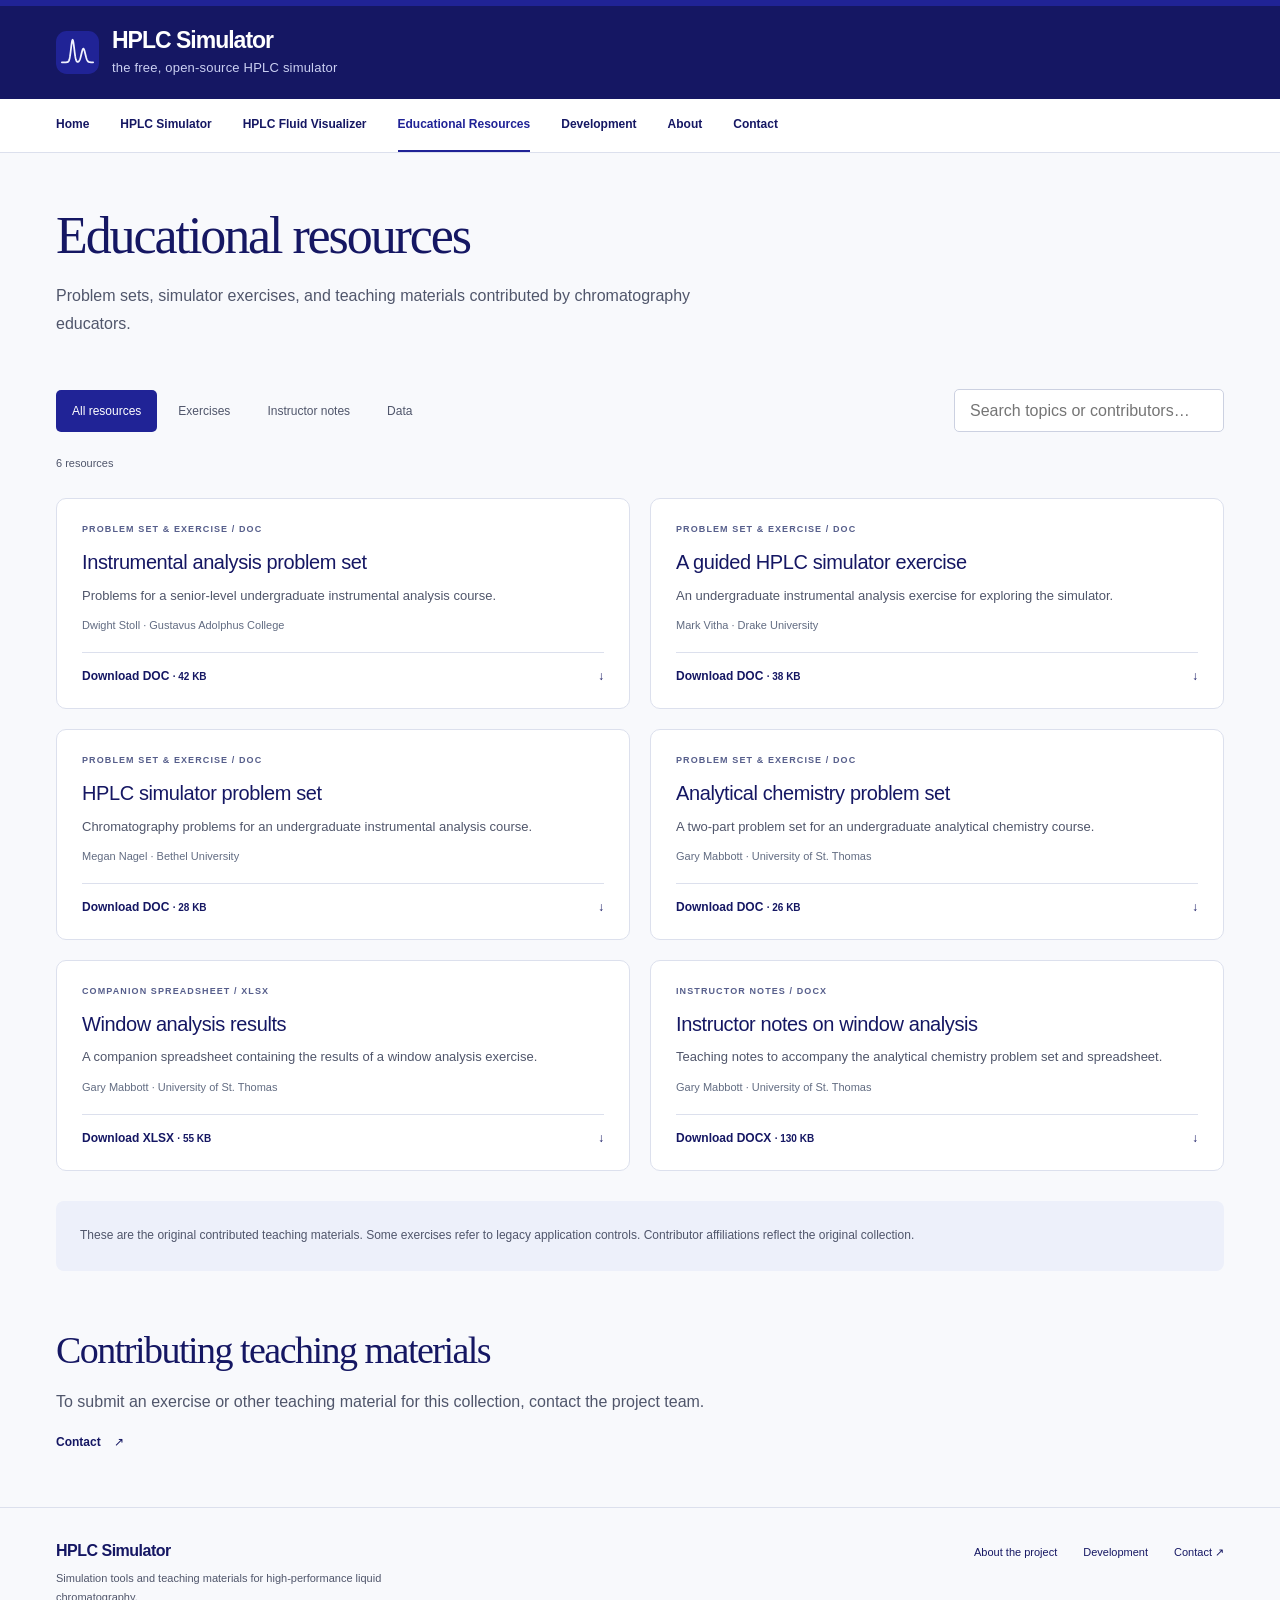
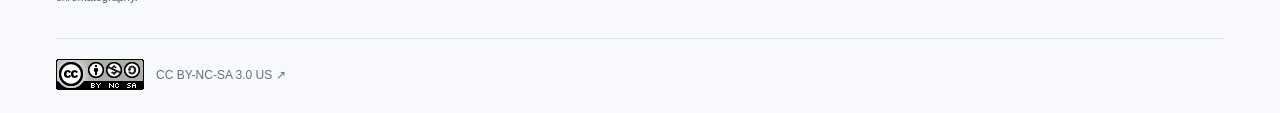
<file: public/resources.html>
<!doctype html>
<html lang="en"><head><meta charset="utf-8"><meta name="viewport" content="width=device-width, initial-scale=1"><meta name="description" content="Download free HPLC problem sets, simulator exercises, instructor notes, and window analysis data."><link rel="canonical" href="https://hplcsimulator.org/resources"><meta name="theme-color" content="#202396"><title>Educational Resources | HPLC Simulator</title><link rel="icon" href="assets/favicon.svg?v=6b6e14ec6e" type="image/svg+xml"><link rel="stylesheet" href="assets/site.css?v=55e8dcbdf5"><script src="assets/site.js?v=9037c2415f" defer></script></head>
<body><a class="skip" href="#main">Skip to content</a><header class="header"><div class="wrap"><div class="masthead"><a href="index.html" class="brand" aria-label="HPLC Simulator home"><svg aria-hidden="true" viewBox="0 0 44 44" fill="none"><rect width="44" height="44" rx="11" fill="#202396"/><path d="M6.00 32.00 L6.25 32.00 L6.50 32.00 L6.75 32.00 L7.00 32.00 L7.25 32.00 L7.50 32.00 L7.75 32.00 L8.00 32.00 L8.25 32.00 L8.50 32.00 L8.75 32.00 L9.00 32.00 L9.25 32.00 L9.50 32.00 L9.75 32.00 L10.00 32.00 L10.25 31.99 L10.50 31.99 L10.75 31.98 L11.00 31.97 L11.25 31.95 L11.50 31.91 L11.75 31.85 L12.00 31.77 L12.25 31.64 L12.50 31.44 L12.75 31.17 L13.00 30.78 L13.25 30.26 L13.50 29.58 L13.75 28.69 L14.00 27.60 L14.25 26.26 L14.50 24.70 L14.75 22.92 L15.00 20.97 L15.25 18.89 L15.50 16.79 L15.75 14.74 L16.00 12.86 L16.25 11.26 L16.50 10.03 L16.75 9.26 L17.00 9.00 L17.25 9.26 L17.50 10.03 L17.75 11.26 L18.00 12.86 L18.25 14.74 L18.50 16.78 L18.75 18.89 L19.00 20.97 L19.25 22.92 L19.50 24.70 L19.75 26.26 L20.00 27.59 L20.25 28.69 L20.50 29.56 L20.75 30.24 L21.00 30.75 L21.25 31.12 L21.50 31.37 L21.75 31.53 L22.00 31.61 L22.25 31.63 L22.50 31.59 L22.75 31.50 L23.00 31.35 L23.25 31.15 L23.50 30.88 L23.75 30.53 L24.00 30.10 L24.25 29.58 L24.50 28.97 L24.75 28.26 L25.00 27.45 L25.25 26.56 L25.50 25.59 L25.75 24.56 L26.00 23.51 L26.25 22.45 L26.50 21.43 L26.75 20.48 L27.00 19.65 L27.25 18.95 L27.50 18.43 L27.75 18.11 L28.00 18.00 L28.25 18.11 L28.50 18.43 L28.75 18.95 L29.00 19.65 L29.25 20.48 L29.50 21.43 L29.75 22.45 L30.00 23.51 L30.25 24.56 L30.50 25.59 L30.75 26.56 L31.00 27.45 L31.25 28.26 L31.50 28.97 L31.75 29.59 L32.00 30.11 L32.25 30.54 L32.50 30.89 L32.75 31.17 L33.00 31.38 L33.25 31.55 L33.50 31.68 L33.75 31.78 L34.00 31.84 L34.25 31.89 L34.50 31.93 L34.75 31.95 L35.00 31.97 L35.25 31.98 L35.50 31.99 L35.75 31.99 L36.00 32.00 L36.25 32.00 L36.50 32.00 L36.75 32.00 L37.00 32.00 L37.25 32.00 L37.50 32.00 L37.75 32.00 L38.00 32.00" stroke="#f1f3ff" stroke-width="1.8" stroke-linecap="round" stroke-linejoin="round"/></svg><span><strong>HPLC Simulator</strong><small>the free, open-source HPLC simulator</small></span></a><button class="menu-toggle" aria-expanded="false" aria-controls="main-nav">Menu ☰</button></div></div><div class="nav-band"><div class="wrap"><nav id="main-nav" class="nav" aria-label="Main navigation"><a href="index.html">Home</a><a href="simulator.html">HPLC Simulator</a><a href="fluid-visualizer.html">HPLC Fluid Visualizer</a><a href="resources.html" aria-current="page">Educational Resources</a><a href="development.html">Development</a><a href="about.html">About</a><a href="contact.html">Contact</a></nav></div></div></header>
<main id="main" class="wrap"><div class="page-heading"><h1>Educational resources</h1><p>Problem sets, simulator exercises, and teaching materials contributed by chromatography educators.</p></div><div class="resource-tools"><div class="filters" role="group" aria-label="Filter resources"><button class="filter" data-filter="all" aria-pressed="true">All resources</button><button class="filter" data-filter="problems" aria-pressed="false">Exercises</button><button class="filter" data-filter="notes" aria-pressed="false">Instructor notes</button><button class="filter" data-filter="data" aria-pressed="false">Data</button></div><label><span class="sr-only">Search resources</span><input class="search" id="resource-search" type="search" placeholder="Search topics or contributors…"></label></div><p class="resource-count" id="resource-count" role="status" aria-live="polite">6 resources</p><div class="resource-grid"><article class="resource-card" data-category="problems"><div class="tag">Problem set & exercise / DOC</div><h2>Instrumental analysis problem set</h2><p>Problems for a senior-level undergraduate instrumental analysis course.</p><span class="resource-meta">Dwight Stoll · Gustavus Adolphus College</span><a class="text-link" href="downloads/Instrumental%20Analysis%20Problem%20Set%20-%20Stoll.doc" download><span>Download DOC <small>· 42 KB</small></span><span aria-hidden="true">↓</span></a></article><article class="resource-card" data-category="problems"><div class="tag">Problem set & exercise / DOC</div><h2>A guided HPLC simulator exercise</h2><p>An undergraduate instrumental analysis exercise for exploring the simulator.</p><span class="resource-meta">Mark Vitha · Drake University</span><a class="text-link" href="downloads/HPLC%20Simulator%20Exercise%20-%20Vitha.doc" download><span>Download DOC <small>· 38 KB</small></span><span aria-hidden="true">↓</span></a></article><article class="resource-card" data-category="problems"><div class="tag">Problem set & exercise / DOC</div><h2>HPLC simulator problem set</h2><p>Chromatography problems for an undergraduate instrumental analysis course.</p><span class="resource-meta">Megan Nagel · Bethel University</span><a class="text-link" href="downloads/HPLC%20Simulator%20Problem%20Set%20-%20Nagel.doc" download><span>Download DOC <small>· 28 KB</small></span><span aria-hidden="true">↓</span></a></article><article class="resource-card" data-category="problems"><div class="tag">Problem set & exercise / DOC</div><h2>Analytical chemistry problem set</h2><p>A two-part problem set for an undergraduate analytical chemistry course.</p><span class="resource-meta">Gary Mabbott · University of St. Thomas</span><a class="text-link" href="downloads/Analytical%20Chemistry%20Problem%20Set%20-%20Mabbott.doc" download><span>Download DOC <small>· 26 KB</small></span><span aria-hidden="true">↓</span></a></article><article class="resource-card" data-category="data"><div class="tag">Companion spreadsheet / XLSX</div><h2>Window analysis results</h2><p>A companion spreadsheet containing the results of a window analysis exercise.</p><span class="resource-meta">Gary Mabbott · University of St. Thomas</span><a class="text-link" href="downloads/Window%20Analysis%20Results%20-%20Mabbott.xlsx" download><span>Download XLSX <small>· 55 KB</small></span><span aria-hidden="true">↓</span></a></article><article class="resource-card" data-category="notes"><div class="tag">Instructor notes / DOCX</div><h2>Instructor notes on window analysis</h2><p>Teaching notes to accompany the analytical chemistry problem set and spreadsheet.</p><span class="resource-meta">Gary Mabbott · University of St. Thomas</span><a class="text-link" href="downloads/Instructor%20Notes%20on%20Window%20Analysis%20-%20Mabbott.docx" download><span>Download DOCX <small>· 130 KB</small></span><span aria-hidden="true">↓</span></a></article><p id="no-results" class="empty" hidden>No resources match. Try another search or select “All resources.”</p></div><div class="support">These are the original contributed teaching materials. Some exercises refer to legacy application controls. Contributor affiliations reflect the original collection.</div><section class="section"><h2>Contributing teaching materials</h2><p>To submit an exercise or other teaching material for this collection, contact the project team.</p><a class="text-link" href="contact.html">Contact <span aria-hidden="true">↗</span></a></section></main>
<footer class="footer"><div class="wrap"><div class="footer-top"><div><a href="index.html" class="footer-brand" style="text-decoration:none">HPLC Simulator</a><p>Simulation tools and teaching materials for high-performance liquid chromatography.</p></div><div class="footer-links"><a href="about.html">About the project</a><a href="development.html">Development</a><a href="contact.html">Contact ↗</a></div></div><div class="footer-bottom"><a class="license-link" rel="license" href="https://creativecommons.org/licenses/by-nc-sa/3.0/us/"><img src="assets/cc-by-nc-sa.png" width="88" height="31" alt="Creative Commons Attribution–NonCommercial–ShareAlike"><span>CC BY-NC-SA 3.0 US ↗</span></a></div></div></footer></body></html>
</file>
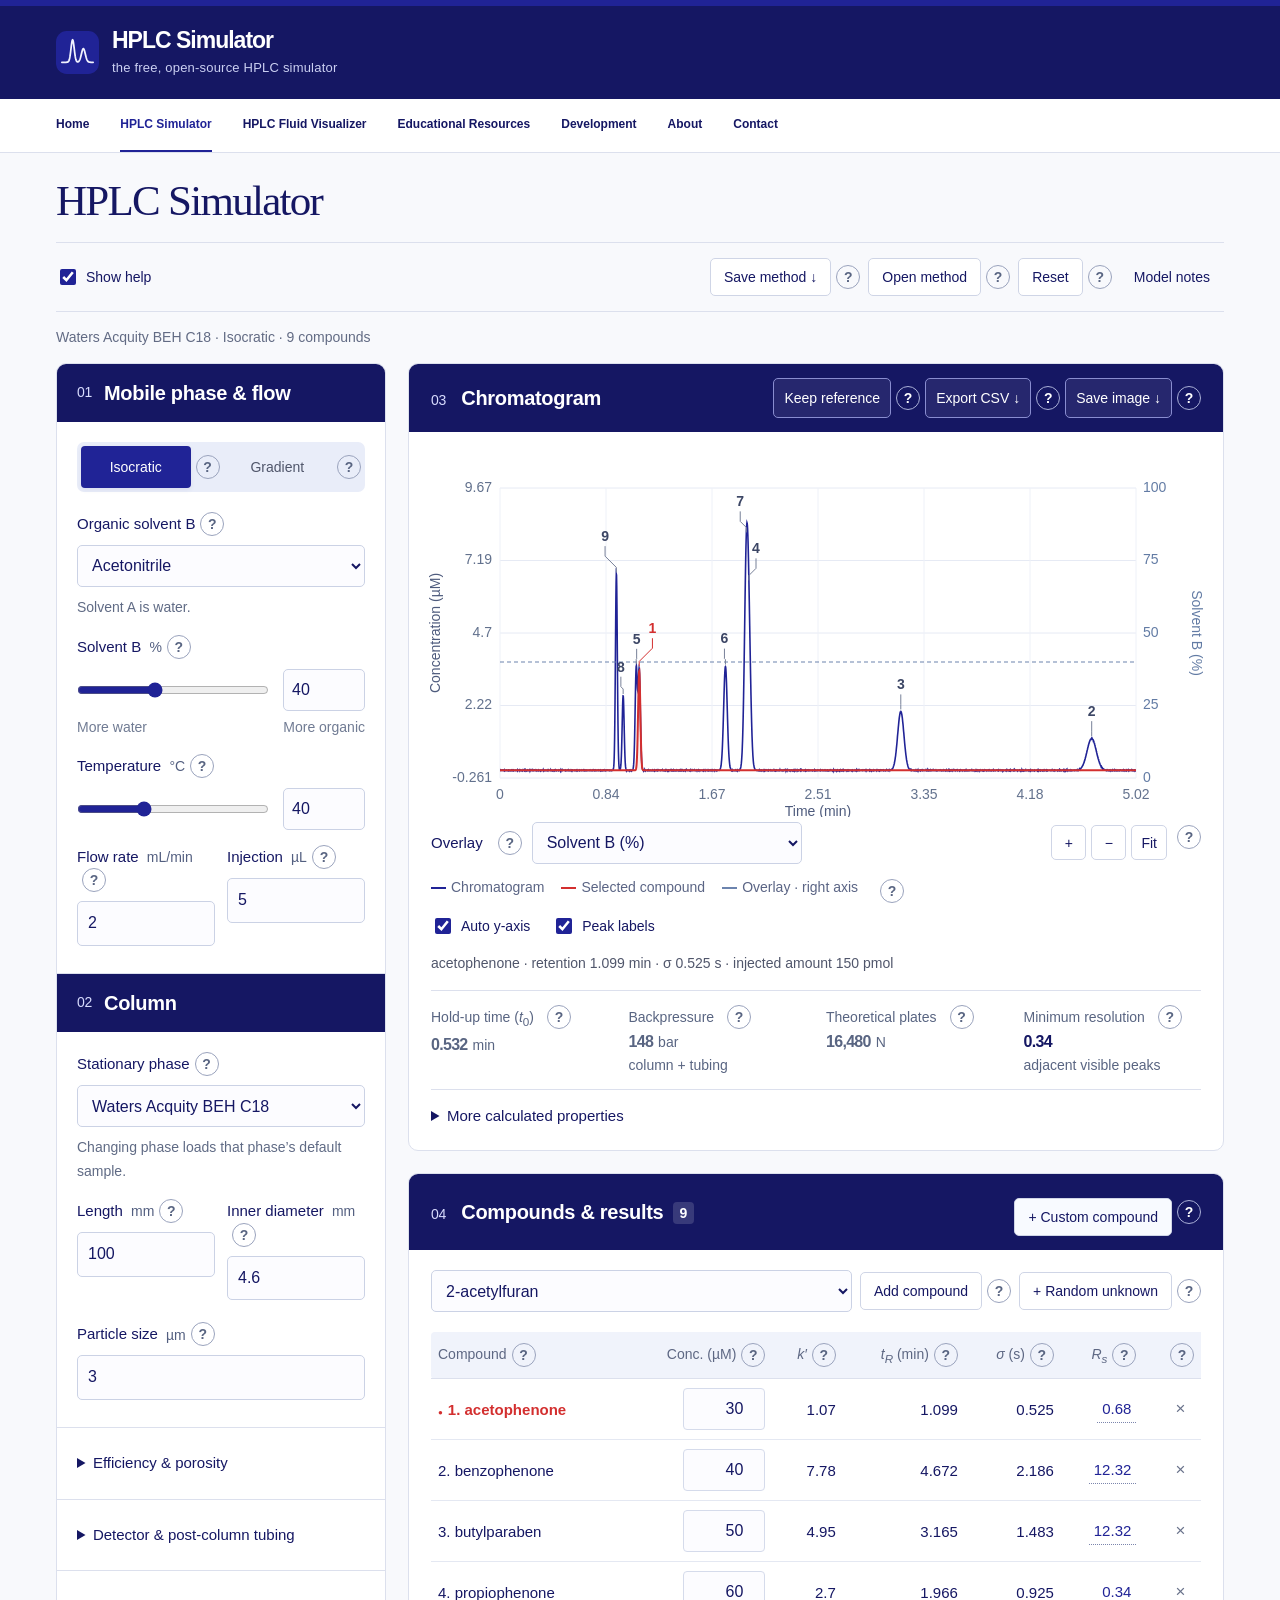
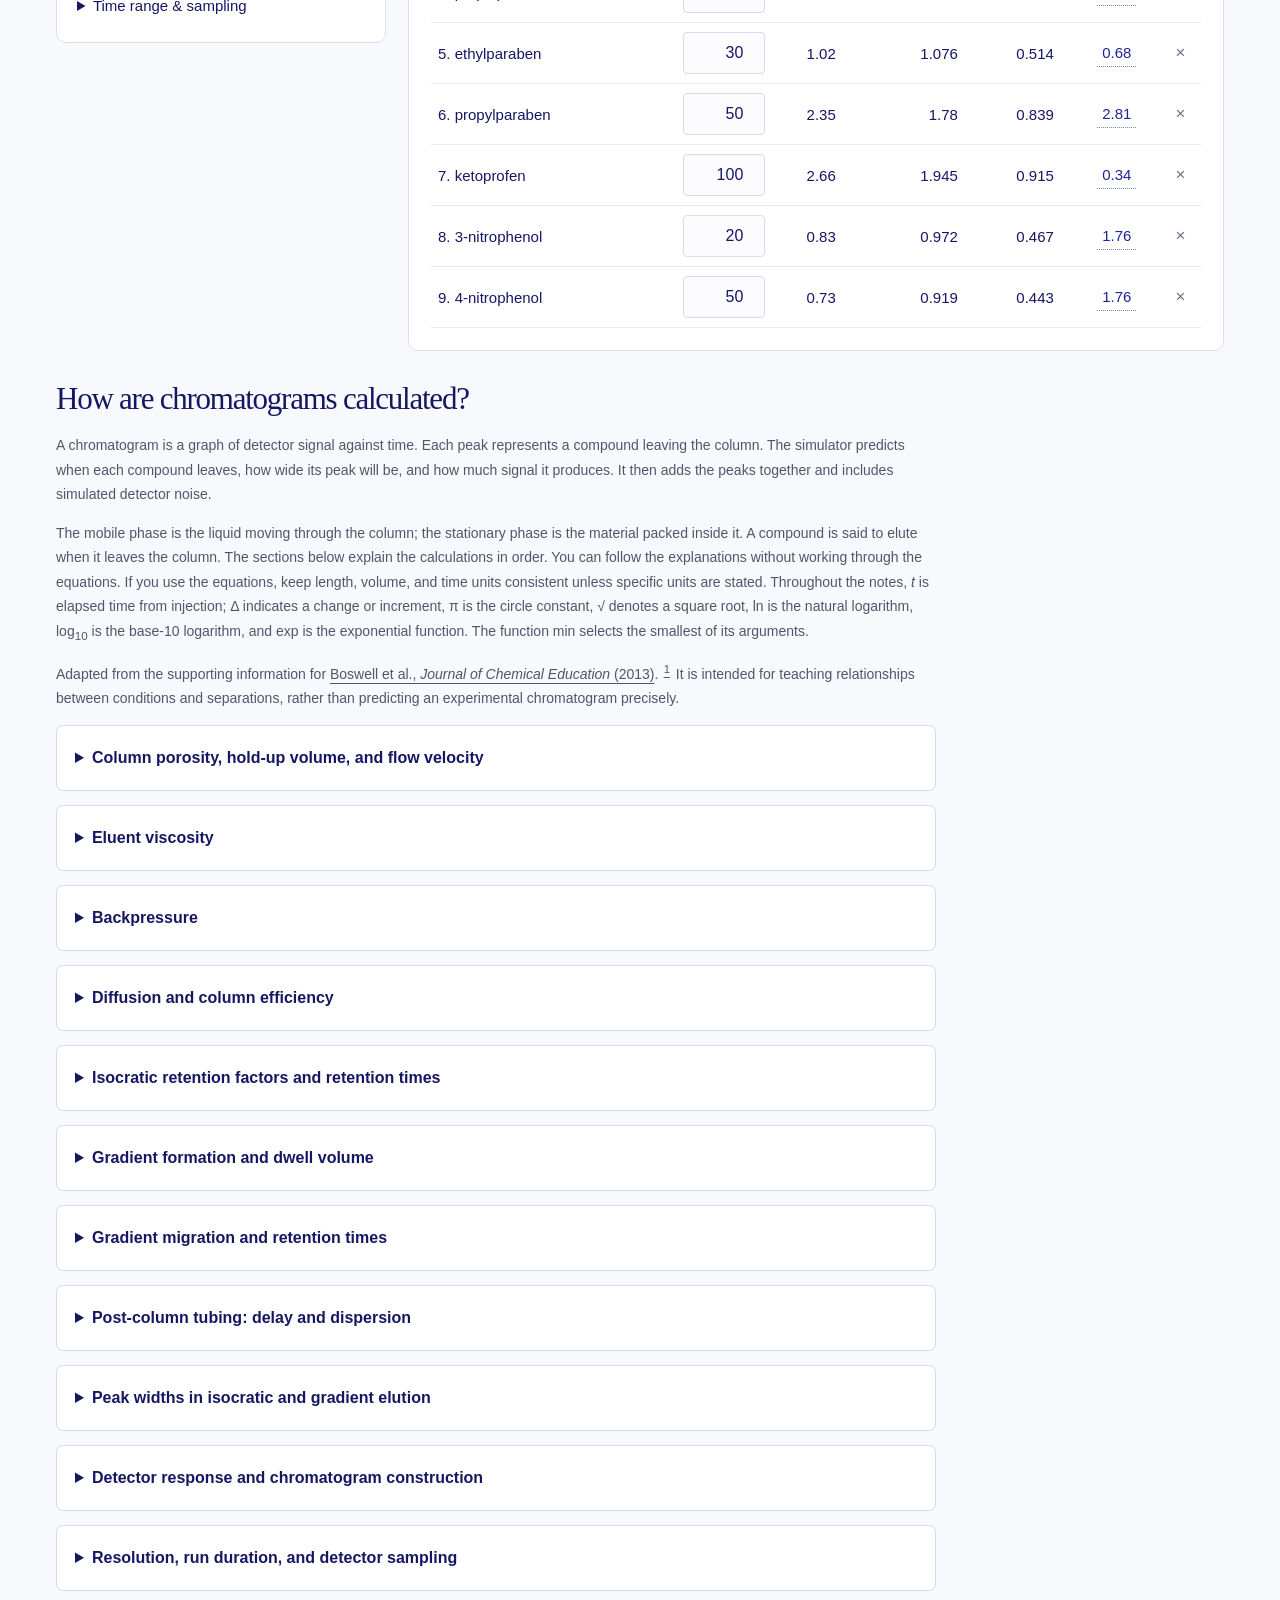
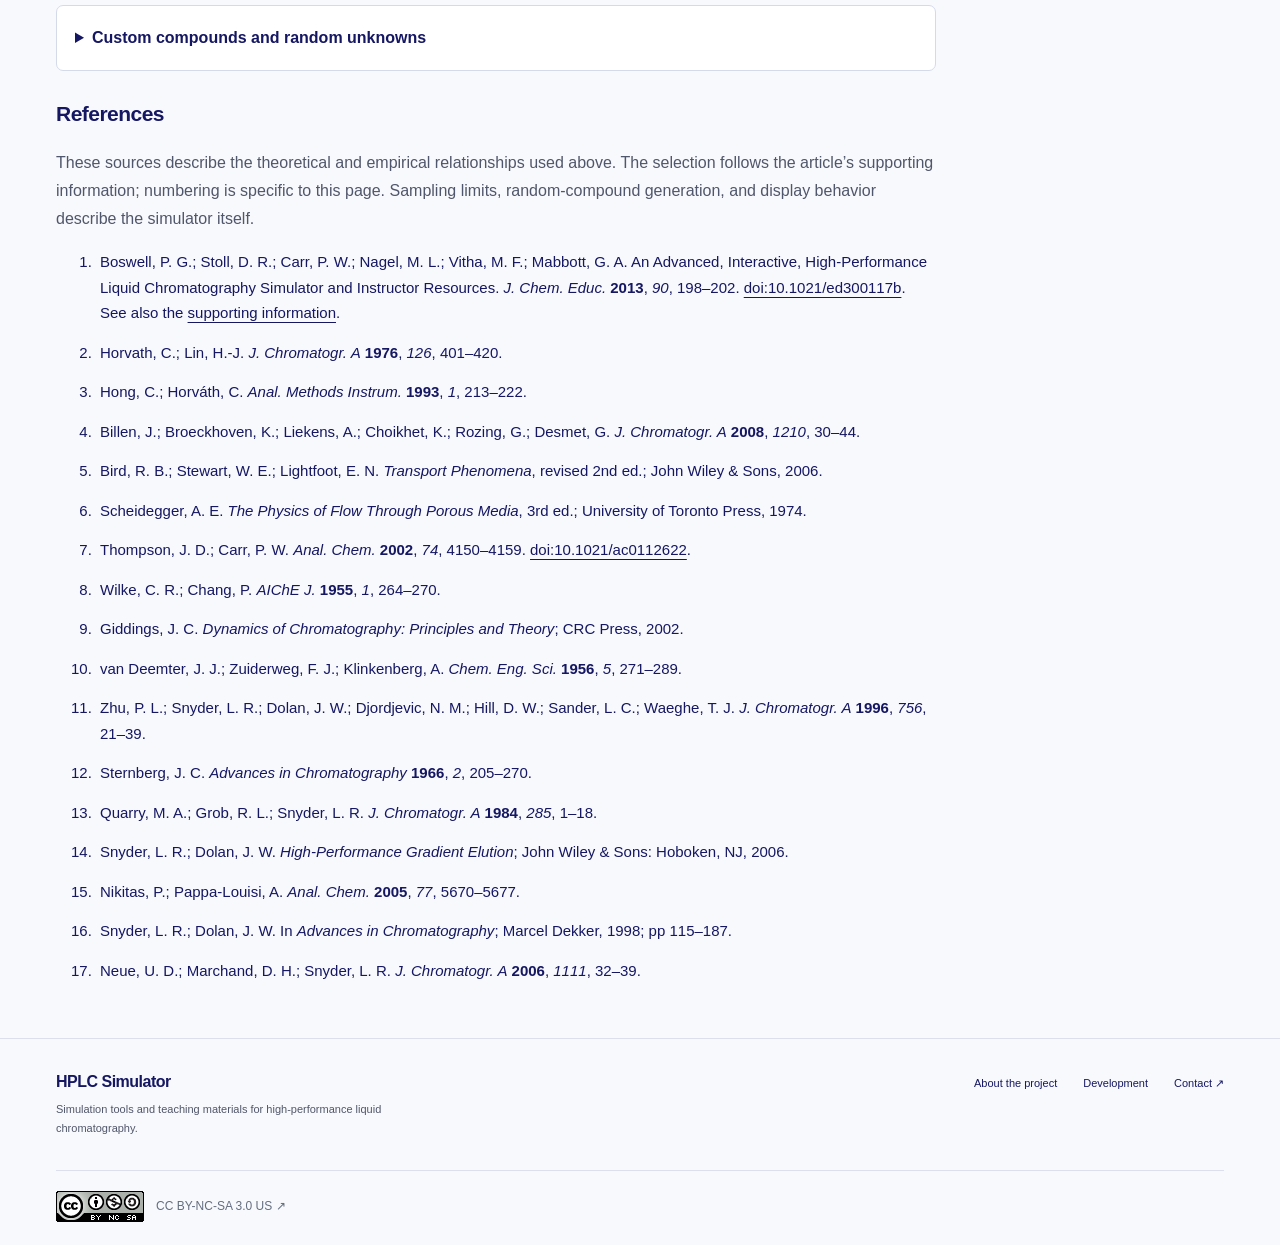
<file: public/simulator.html>
<!doctype html>
<html lang="en"><head><meta charset="utf-8"><meta name="viewport" content="width=device-width, initial-scale=1"><meta name="description" content="Interactive browser-based HPLC simulator: explore retention, efficiency, gradients, and backpressure."><link rel="canonical" href="https://hplcsimulator.org/simulator"><meta name="theme-color" content="#202396"><title>HPLC Simulator | HPLC Simulator</title><link rel="icon" href="assets/favicon.svg?v=6b6e14ec6e" type="image/svg+xml"><link rel="stylesheet" href="assets/site.css?v=55e8dcbdf5"><script src="assets/site.js?v=9037c2415f" defer></script><link rel="stylesheet" href="assets/simulator/simulator.css?v=23a064da73"><script src="assets/simulator/compounds.js?v=4500e6e686" defer></script><script src="assets/simulator/model.js?v=fcde1f567f" defer></script><script src="assets/simulator/app.js?v=52e320b2aa" defer></script><script src="assets/simulator/help-data.js?v=13edb05955" defer></script><script src="assets/simulator/help.js?v=fe3ae8b227" defer></script></head>
<body><a class="skip" href="#main">Skip to content</a><header class="header"><div class="wrap"><div class="masthead"><a href="index.html" class="brand" aria-label="HPLC Simulator home"><svg aria-hidden="true" viewBox="0 0 44 44" fill="none"><rect width="44" height="44" rx="11" fill="#202396"/><path d="M6.00 32.00 L6.25 32.00 L6.50 32.00 L6.75 32.00 L7.00 32.00 L7.25 32.00 L7.50 32.00 L7.75 32.00 L8.00 32.00 L8.25 32.00 L8.50 32.00 L8.75 32.00 L9.00 32.00 L9.25 32.00 L9.50 32.00 L9.75 32.00 L10.00 32.00 L10.25 31.99 L10.50 31.99 L10.75 31.98 L11.00 31.97 L11.25 31.95 L11.50 31.91 L11.75 31.85 L12.00 31.77 L12.25 31.64 L12.50 31.44 L12.75 31.17 L13.00 30.78 L13.25 30.26 L13.50 29.58 L13.75 28.69 L14.00 27.60 L14.25 26.26 L14.50 24.70 L14.75 22.92 L15.00 20.97 L15.25 18.89 L15.50 16.79 L15.75 14.74 L16.00 12.86 L16.25 11.26 L16.50 10.03 L16.75 9.26 L17.00 9.00 L17.25 9.26 L17.50 10.03 L17.75 11.26 L18.00 12.86 L18.25 14.74 L18.50 16.78 L18.75 18.89 L19.00 20.97 L19.25 22.92 L19.50 24.70 L19.75 26.26 L20.00 27.59 L20.25 28.69 L20.50 29.56 L20.75 30.24 L21.00 30.75 L21.25 31.12 L21.50 31.37 L21.75 31.53 L22.00 31.61 L22.25 31.63 L22.50 31.59 L22.75 31.50 L23.00 31.35 L23.25 31.15 L23.50 30.88 L23.75 30.53 L24.00 30.10 L24.25 29.58 L24.50 28.97 L24.75 28.26 L25.00 27.45 L25.25 26.56 L25.50 25.59 L25.75 24.56 L26.00 23.51 L26.25 22.45 L26.50 21.43 L26.75 20.48 L27.00 19.65 L27.25 18.95 L27.50 18.43 L27.75 18.11 L28.00 18.00 L28.25 18.11 L28.50 18.43 L28.75 18.95 L29.00 19.65 L29.25 20.48 L29.50 21.43 L29.75 22.45 L30.00 23.51 L30.25 24.56 L30.50 25.59 L30.75 26.56 L31.00 27.45 L31.25 28.26 L31.50 28.97 L31.75 29.59 L32.00 30.11 L32.25 30.54 L32.50 30.89 L32.75 31.17 L33.00 31.38 L33.25 31.55 L33.50 31.68 L33.75 31.78 L34.00 31.84 L34.25 31.89 L34.50 31.93 L34.75 31.95 L35.00 31.97 L35.25 31.98 L35.50 31.99 L35.75 31.99 L36.00 32.00 L36.25 32.00 L36.50 32.00 L36.75 32.00 L37.00 32.00 L37.25 32.00 L37.50 32.00 L37.75 32.00 L38.00 32.00" stroke="#f1f3ff" stroke-width="1.8" stroke-linecap="round" stroke-linejoin="round"/></svg><span><strong>HPLC Simulator</strong><small>the free, open-source HPLC simulator</small></span></a><button class="menu-toggle" aria-expanded="false" aria-controls="main-nav">Menu ☰</button></div></div><div class="nav-band"><div class="wrap"><nav id="main-nav" class="nav" aria-label="Main navigation"><a href="index.html">Home</a><a href="simulator.html" aria-current="page">HPLC Simulator</a><a href="fluid-visualizer.html">HPLC Fluid Visualizer</a><a href="resources.html">Educational Resources</a><a href="development.html">Development</a><a href="about.html">About</a><a href="contact.html">Contact</a></nav></div></div></header>
<main id="main" class="wrap"><div class="sim-heading"><div><h1>HPLC Simulator</h1></div></div>
<noscript><p class="notice">Enable JavaScript to use the simulator. Teaching resources remain available from the navigation.</p></noscript>
<div id="sim-app">
<div class="sim-toolbar"><label class="display-option"><input id="show-help" type="checkbox" checked> Show help</label><div class="sim-actions"><button id="save-method" type="button">Save method ↓</button><button id="load-method" type="button">Open method</button><input id="method-file" type="file" accept=".json,application/json" hidden><button id="reset-method" type="button">Reset</button><a href="#model-notes">Model notes</a></div></div>
<p id="sampling-warning" class="sampling-warning" role="status" hidden></p><p id="sim-status" class="sim-status" role="status" aria-live="polite">Preparing the separation…</p><p id="sim-error" class="sim-error" role="alert" hidden></p>
<nav class="sim-mobile-nav" aria-label="Simulator sections"><a href="#chromatogram-heading">Chromatogram</a><a href="#conditions">Conditions</a><a href="#sample-heading">Sample</a></nav>
<div class="sim-workspace">
<aside class="sim-controls" id="conditions" aria-label="Experimental conditions">
<section class="control-section"><h2><span>01</span> Mobile phase & flow</h2><div class="sim-mode" role="group" aria-label="Elution mode"><button type="button" data-mode="isocratic" aria-pressed="true">Isocratic</button><button type="button" data-mode="gradient" aria-pressed="false">Gradient</button></div><label class="field">Organic solvent B<select id="solvent" data-key="solvent"><option value="0">Acetonitrile</option><option value="1">Methanol</option></select></label><p class="field-note">Solvent A is water.</p>
<div id="isocratic-controls"><label class="field" for="fraction">Solvent B <span class="unit">%</span></label><div class="range-control"><input id="fraction-range" data-range="fraction" aria-label="Solvent B slider" type="range" min="0" max="100" step="1"><input id="fraction" data-key="fraction" aria-label="Solvent B percent" type="number" min="0" max="100" step="0.1"></div><div class="range-labels"><span>More water</span><span>More organic</span></div></div>
<div id="gradient-controls" hidden><div class="gradient-labels"><span>Time (min)</span><span>Solvent B (%)</span></div><div id="gradient-rows"></div><button type="button" class="subtle-button" id="add-gradient">+ Add gradient point</button><p class="field-note">Times increase from zero. The final composition is held to the end of the run.</p><div class="field-grid"><label class="field">Mixing volume <span class="unit">µL</span><input id="mixing" data-key="mixing" type="number" min="0" max="10000" step="10"></label><label class="field">Non-mixing volume <span class="unit">µL</span><input id="nonmixing" data-key="nonmixing" type="number" min="0" max="10000" step="10"></label></div><p class="field-note" id="dwell-result"></p></div>
<label class="field" for="temperature">Temperature <span class="unit">°C</span></label><div class="range-control"><input type="range" id="temperature-range" data-range="temperature" aria-label="Temperature slider" min="10" max="100" step="1"><input type="number" id="temperature" data-key="temperature" aria-label="Temperature in degrees Celsius" min="10" max="100" step="0.1"></div>
<div class="field-grid"><label class="field">Flow rate <span class="unit">mL/min</span><input id="flow" data-key="flow" type="number" min="0.01" max="20" step="0.01"></label><label class="field">Injection <span class="unit">µL</span><input id="injection" data-key="injection" type="number" min="0.01" max="1000" step="0.1"></label></div></section>
<section class="control-section"><h2><span>02</span> Column</h2><label class="field">Stationary phase<select id="phase" data-key="phase"><option value="0">Waters Acquity BEH C18</option><option value="1">Agilent Zorbax SB-C18</option></select></label><p class="field-note">Changing phase loads that phase’s default sample.</p><div class="field-grid"><label class="field">Length <span class="unit">mm</span><input id="length" data-key="length" type="number" min="1" max="1000" step="1"></label><label class="field">Inner diameter <span class="unit">mm</span><input id="diameter" data-key="diameter" type="number" min="0.1" max="100" step="0.1"></label></div><label class="field">Particle size <span class="unit">µm</span><input id="particle" data-key="particle" type="number" min="0.001" max="1000" step="any"></label></section>
<details class="control-section"><summary>Efficiency & porosity</summary><p class="field-note">Reduced van Deemter equation: h = A + B/ν + Cν.</p><div class="field-grid"><label class="field">Interparticle porosity<input id="inter" data-key="inter" type="number" min="0.1" max="0.9" step="0.01"></label><label class="field">Intraparticle porosity<input id="intra" data-key="intra" type="number" min="0.01" max="0.9" step="0.01"></label></div><div class="field-grid thirds"><label class="field">A<input id="a" data-key="a" type="number" min="0.01" max="20" step="0.01"></label><label class="field">B<input id="b" data-key="b" type="number" min="0.01" max="50" step="0.01"></label><label class="field">C<input id="c" data-key="c" type="number" min="0.001" max="5" step="0.001"></label></div></details>
<details class="control-section"><summary>Detector & post-column tubing</summary><div class="field-grid"><label class="field">Time constant <span class="unit">s</span><input id="detector" data-key="detector" type="number" min="0.001" max="30" step="0.01"></label><label class="field">Noise parameter <span class="unit">nM·√s</span><input id="noise" data-key="noise" type="number" min="0" max="1000" step="0.1"></label><label class="field">Signal offset <span class="unit">µM</span><input id="offset" data-key="offset" type="number" min="0" max="1000" step="0.01"></label><label class="field">Tubing length <span class="unit">cm</span><input id="tubingLength" data-key="tubingLength" type="number" min="0" max="1000" step="1"></label><label class="field">Tubing inner diameter <span class="unit">mil</span><input id="tubingDiameter" data-key="tubingDiameter" type="number" min="0.5" max="100" step="0.1"></label></div><p class="field-note">1 mil = 0.0254 mm. Tubing adds delay, dispersion, and backpressure.</p></details>

<details class="control-section" id="time-details"><summary>Time range &amp; sampling</summary><label class="check-field"><input id="autoTime" data-key="autoTime" type="checkbox"> Run duration is determined by the last eluting compound</label><label class="field">Run duration <span class="unit">min</span><input id="duration" data-key="duration" type="number" min="0.1" max="240" step="any"></label><p class="field-note" id="run-summary"></p><label class="field">Sampling rate <span class="unit">samples/s</span><input id="samplingRate" data-key="samplingRate" type="number" min="0.1" max="1000" step="any"></label></details>
</aside>
<section class="sim-chart-panel" aria-labelledby="chromatogram-heading"><div class="chart-heading"><div><h2 id="chromatogram-heading"><span class="section-number">03</span> Chromatogram</h2></div><div class="chart-buttons"><button type="button" id="reference">Keep reference</button><button type="button" id="export-csv">Export CSV ↓</button><button type="button" id="export-png">Save image ↓</button></div></div>
<div id="plot-slot" class="plot-slot"><div class="plot-wrap"><canvas id="chromatogram" role="img" aria-label="Calculated chromatogram. Retention times and peak widths are available in the sample results table."></canvas><div class="plot-tooltip" id="plot-tooltip" hidden></div></div></div>
<div class="chart-controls"><label>Overlay<select id="overlay"><option value="none">None</option><option value="composition" selected>Solvent B (%)</option><option value="pressure">Backpressure (bar)</option><option value="viscosity">Viscosity (cP)</option><option value="retention">Selected compound k′</option><option value="position">Selected compound position (mm)</option></select></label><div class="zoom-controls" role="group" aria-label="Chart zoom"><button id="zoom-in" aria-label="Zoom in on chromatogram">+</button><button id="zoom-out" aria-label="Zoom out on chromatogram">−</button><button id="zoom-fit">Fit</button></div></div>
<div class="plot-legend"><span><i></i>Chromatogram</span><span><i class="selected-line"></i>Selected compound</span><span id="comparison-label" hidden><i class="comparison-line"></i>Resolution neighbor</span><span id="reference-label" hidden><i class="reference-line"></i>Reference</span><span id="overlay-label" hidden><i class="overlay-line"></i>Overlay · right axis</span></div>
<div class="display-options"><label class="display-option"><input id="auto-y" type="checkbox" checked title="Uncheck to lock the current concentration-axis range during zooming and method changes."> Auto y-axis</label><label class="display-option"><input id="show-peak-labels" type="checkbox" checked> Peak labels</label></div>
<p class="chart-note" id="chart-note">Select a compound below to inspect its peak.</p><div class="metrics"><div><span>Hold-up time (<i>t</i><sub>0</sub>)</span><span class="metric-value"><strong id="metric-t0">—</strong> <small>min</small></span></div><div><span id="pressure-label">Backpressure</span><span class="metric-value"><strong id="metric-pressure">—</strong> <small>bar</small></span><small>column + tubing</small></div><div><span>Theoretical plates</span><span class="metric-value"><strong id="metric-plates">—</strong> <small>N</small></span></div><div><span>Minimum resolution</span><strong id="metric-resolution">—</strong><small id="resolution-caption">adjacent visible peaks</small></div></div><details class="derived-details"><summary>More calculated properties</summary><dl id="derived-values"></dl></details></section>
<section class="sim-sample" aria-labelledby="sample-heading"><div class="sample-heading"><div><h2 id="sample-heading"><span class="section-number">04</span> Compounds & results <span id="compound-count"></span></h2></div><button class="subtle-button" id="custom-compound">+ Custom compound</button></div><div class="sample-add"><label><span class="sr-only">Compound to add</span><select id="compound-library"></select></label><button id="add-compound">Add compound</button><button id="random-compound">+ Random unknown</button></div><div class="table-scroll" role="region" aria-label="Compound results table" tabindex="0"><table class="sample-table"><thead><tr><th scope="col">Compound</th><th scope="col">Conc. (µM)</th><th scope="col"><i>k′</i><span id="k-heading"></span></th><th scope="col"><i>t<sub>R</sub></i> (min)</th><th scope="col"><i>σ</i> (s)</th><th scope="col"><i>R<sub>s</sub></i></th><th scope="col"><span class="sr-only">Actions</span></th></tr></thead><tbody id="sample-rows"></tbody></table></div></section>
</div></div>
<section id="model-notes" class="sim-notes" aria-labelledby="model-notes-title"><h2 id="model-notes-title">How are chromatograms calculated?</h2><p>A chromatogram is a graph of detector signal against time. Each peak represents a compound leaving the column. The simulator predicts when each compound leaves, how wide its peak will be, and how much signal it produces. It then adds the peaks together and includes simulated detector noise.</p><p>The mobile phase is the liquid moving through the column; the stationary phase is the material packed inside it. A compound is said to elute when it leaves the column. The sections below explain the calculations in order. You can follow the explanations without working through the equations. If you use the equations, keep length, volume, and time units consistent unless specific units are stated. Throughout the notes, <i>t</i> is elapsed time from injection; Δ indicates a change or increment, π is the circle constant, √ denotes a square root, ln is the natural logarithm, log<sub>10</sub> is the base-10 logarithm, and exp is the exponential function. The function min selects the smallest of its arguments.</p><p>Adapted from the supporting information for <a href="https://doi.org/10.1021/ed300117b">Boswell et al., <cite>Journal of Chemical Education</cite> (2013)</a>.<sup class="model-citation"><a href="#model-ref-1" aria-label="Reference 1">1</a></sup> It is intended for teaching relationships between conditions and separations, rather than predicting an experimental chromatogram precisely.</p><details class="details calculation-section"><summary>Column porosity, hold-up volume, and flow velocity</summary><p>A packed column is not solid all the way through. Liquid fills the gaps between the particles and the small pores inside them. These spaces determine how much liquid the column holds and how quickly an unretained compound can pass through it.</p>
<p>Porosity means the fraction of a volume that liquid can occupy. Only pores accessible to the mobile phase are counted. Interparticle porosity, <i>ε<sub>e</sub></i>, is the fraction of the empty-column volume between particles. Intraparticle porosity, <i>ε<sub>i</sub></i>, is the fraction of each particle’s volume accessible to mobile phase. Total porosity, <i>ε<sub>T</sub></i>, is the fraction of the column volume accessible to mobile phase:<sup class="model-citation"><a href="#model-ref-2" aria-label="Reference 2">2</a></sup></p>
<p class="model-equation"><i>ε<sub>T</sub></i> = <i>ε<sub>e</sub></i> + <i>ε<sub>i</sub></i>(1 − <i>ε<sub>e</sub></i>)</p>
<p>For a column with internal diameter <i>d</i> and length <i>L</i>, the cross-sectional area <i>O</i>, mobile-phase hold-up volume <i>V<sub>0</sub></i>, and hold-up time <i>t<sub>0</sub></i> are:</p>
<p class="model-equation"><i>O</i> = π<i>d</i><sup>2</sup>/4<br><i>V<sub>0</sub></i> = <i>O L ε<sub>T</sub></i><br><i>t<sub>0</sub></i> = <i>V<sub>0</sub></i>/<i>F</i></p>
<p><i>F</i> is volumetric flow rate. Hold-up time is the time required for an unretained solute to pass through the column; any post-column tubing delay is calculated separately. Use consistent volume and time units when evaluating these equations.</p>
<p>The same flow rate can be expressed as several linear velocities:</p>
<p class="model-equation"><i>u<sub>s</sub></i> = <i>F</i>/<i>O</i><br><i>u<sub>e</sub></i> = <i>u<sub>s</sub></i>/<i>ε<sub>e</sub></i><br><i>u</i> = <i>u<sub>s</sub></i>/<i>ε<sub>T</sub></i> = <i>L</i>/<i>t<sub>0</sub></i></p>
<p>Superficial velocity, <i>u<sub>s</sub></i>, is the speed the liquid would have if the column were an empty tube.<sup class="model-citation"><a href="#model-ref-2" aria-label="Reference 2">2</a></sup> Interstitial velocity, <i>u<sub>e</sub></i>, refers to the space between particles. Chromatographic velocity, <i>u</i>, accounts for all accessible mobile-phase volume and describes an unretained solute.</p></details><details class="details calculation-section"><summary>Eluent viscosity</summary><p>Viscosity describes how resistant a liquid is to flowing. A more viscous liquid requires more pressure to push through the column. The liquid’s temperature and the proportions of water and organic solvent both affect its viscosity. “Eluent” is another name for the mobile phase.</p>
<p>Viscosity, <i>η</i>, determines resistance to flow and influences solute diffusion. The simulator uses equations fitted to measurements of acetonitrile–water and methanol–water mixtures. Acetonitrile or methanol is solvent B; water is solvent A. Let <i>φ</i> be the volume fraction of solvent B, from 0 to 1, and let <i>T<sub>K</sub></i> = <i>T</i> + 273.15, where <i>T</i> is temperature in °C and <i>T<sub>K</sub></i> is absolute temperature in kelvin. Both expressions return viscosity in cP.</p>
<h4>Acetonitrile–water<sup class="model-citation"><a href="#model-ref-3" aria-label="Reference 3">3</a></sup></h4>
<p class="model-equation">ln(<i>η</i>) = <i>φ</i>(−3.476 + 726/<i>T<sub>K</sub></i>)<br> + (1 − <i>φ</i>)(−5.414 + 1566/<i>T<sub>K</sub></i>)<br> + <i>φ</i>(1 − <i>φ</i>)(−1.762 + 929/<i>T<sub>K</sub></i>)</p>
<h4>Methanol–water<sup class="model-citation"><a href="#model-ref-4" aria-label="Reference 4">4</a></sup></h4>
<p class="model-equation">ln(<i>η</i>) = <i>φ</i>(−4.597 + 1211/<i>T<sub>K</sub></i>)<br> + (1 − <i>φ</i>)(−5.961 + 1736/<i>T<sub>K</sub></i>)<br> + <i>φ</i>(1 − <i>φ</i>)(−6.215 + 2809/<i>T<sub>K</sub></i>)</p>
<p>Viscosity is the exponential of the corresponding expression. Mixing water with an organic solvent can produce a viscosity that is quite different from the average of the two liquids. These equations account for that behavior.</p>
<p>In a gradient run, solvent composition changes over time. The simulator uses the starting composition to calculate column efficiency and spreading in the tubing. The optional viscosity and backpressure plots follow the changing liquid composition entering the column.</p></details><details class="details calculation-section"><summary>Backpressure</summary><p>The pump must generate pressure to move liquid through the packed column and narrow tubing. This pressure is called backpressure. Faster flow, a longer column, smaller particles, or more viscous liquid generally increase it.</p>
<p>The pressure needed to push liquid through the column, Δ<i>P<sub>col</sub></i>, is estimated from its resistance to flow. The equation combines Darcy’s law with the Kozeny–Carman relationship for a packed bed:<sup class="model-citation"><a href="#model-ref-5" aria-label="Reference 5">5</a>,<a href="#model-ref-6" aria-label="Reference 6">6</a>,<a href="#model-ref-7" aria-label="Reference 7">7</a></sup></p>
<p class="model-equation">Δ<i>P<sub>col</sub></i> = 180<i>η L u<sub>s</sub></i>(1 − <i>ε<sub>e</sub></i>)<sup>2</sup> / (<i>ε<sub>e</sub></i><sup>3</sup><i>d<sub>p</sub></i><sup>2</sup>)</p>
<p><i>d<sub>p</sub></i> is particle diameter. In SI units, viscosity is in Pa·s, lengths in meters, and velocity in m/s; the result is in pascals. The simulator converts this to bar (1 bar = 100,000 Pa). At fixed flow and column dimensions, smaller particles increase pressure approximately as 1/<i>d<sub>p</sub></i><sup>2</sup>.</p>
<p>Tubing between the column and detector adds resistance too. For a straight, round tube, the Hagen–Poiseuille equation estimates the pressure needed:<sup class="model-citation"><a href="#model-ref-5" aria-label="Reference 5">5</a></sup></p>
<p class="model-equation">Δ<i>P<sub>tube</sub></i> = 8<i>η L<sub>tube</sub> F</i>/(π<i>r</i><sup>4</sup>)<br>Δ<i>P<sub>total</sub></i> = Δ<i>P<sub>col</sub></i> + Δ<i>P<sub>tube</sub></i></p>
<p>Here Δ<i>P<sub>tube</sub></i> is the tubing pressure drop, Δ<i>P<sub>total</sub></i> is total backpressure, <i>L<sub>tube</sub></i> is tubing length, and <i>r</i> is the tubing’s internal radius. The symbols <i>η</i>, <i>L</i>, <i>u<sub>s</sub></i>, <i>ε<sub>e</sub></i>, and <i>F</i> retain their definitions above: viscosity, column length, superficial velocity, interparticle porosity, and volumetric flow rate. The strong fourth-power dependence explains why narrow tubing can add substantial resistance. The calculation assumes smooth flow in layers (laminar flow). It does not add separate resistance from fittings or the small liquid chamber inside a detector. For gradients, the pressure overlay scales the initial pressure by the ratio of current inlet viscosity to initial viscosity; it does not separately calculate viscosity at every position inside the column.</p></details><details class="details calculation-section"><summary>Diffusion and column efficiency</summary><p>Even without flow, dissolved molecules spread out through random motion. This is diffusion. Inside a column, diffusion and differences in the paths molecules take cause a narrow sample band to spread into a wider peak. Column efficiency describes how well the column limits that spreading.</p>
<p>An analyte is a compound being separated. Its diffusion coefficient measures how quickly it spreads through the liquid. The simulator estimates one representative value for the sample using the Wilke–Chang relationship:<sup class="model-citation"><a href="#model-ref-8" aria-label="Reference 8">8</a></sup></p>
<p class="model-equation"><i>D<sub>e</sub></i> = 7.4 × 10<sup>−8</sup><i>T<sub>K</sub></i>√(<i>χ M</i>) / (<i>η V<sub>m</sub></i><sup>0.6</sup>)</p>
<p><i>D<sub>e</sub></i> is the representative analyte diffusion coefficient in cm²/s, <i>η</i> is in cP, <i>M</i> is the solvent molecular weight in g/mol, and <i>V<sub>m</sub></i> is the analyte molar volume in cm³/mol. Molar volume is the volume occupied by one mole of a substance. The simulator averages the selected compounds’ molar volumes, giving each compound equal weight regardless of concentration. It uses that average to estimate a single diffusion coefficient for the sample.</p>
<p class="model-equation"><i>χ</i> = 2.6(1 − <i>φ</i>) + 1.9<i>φ</i><br><i>M</i> = 18(1 − <i>φ</i>) + <i>M<sub>org</sub> φ</i></p>
<p>The solvent association parameter <i>χ</i> is an empirical correction for interactions between solvent molecules. Its value changes with the fraction of water and organic solvent. The organic modifier’s molecular weight, <i>M<sub>org</sub></i>, is 41 for acetonitrile and 32 for methanol. Compound molar volumes are supplied in the library or entered for custom compounds.</p>
<p>Reduced velocity, <i>ν</i>, compares transport by flowing liquid with spreading by diffusion. It has no units:<sup class="model-citation"><a href="#model-ref-9" aria-label="Reference 9">9</a></sup></p>
<p class="model-equation"><i>ν</i> = <i>u<sub>e</sub> d<sub>p</sub></i>/<i>D<sub>e</sub></i></p>
<p>Here <i>u<sub>e</sub></i>, <i>d<sub>p</sub></i>, and <i>D<sub>e</sub></i> must use consistent length units. Reduced plate height follows the reduced van Deemter equation:<sup class="model-citation"><a href="#model-ref-10" aria-label="Reference 10">10</a></sup></p>
<p class="model-equation"><i>h</i> = <i>A</i> + <i>B</i>/<i>ν</i> + <i>C ν</i><br><i>H</i> = <i>h d<sub>p</sub></i><br><i>N</i> = <i>L</i>/<i>H</i></p>
<p><i>A</i>, <i>B</i>, and <i>C</i> control three sources of spreading: molecules taking different paths around particles (eddy dispersion), diffusion along the column (longitudinal diffusion), and the time needed to move between the mobile and stationary phases (resistance to mass transfer). <i>h</i> is the dimensionless reduced plate height; <i>H</i> is the height equivalent to a theoretical plate (HETP); <i>N</i> is the theoretical plate count. A “theoretical plate” is a way of describing separation efficiency; there are no physical plates inside the column. Smaller plate height means more theoretical plates in a given column and narrower calculated peaks. At very low flow, diffusion has more time to spread a band; at very high flow, molecules have less time to move between phases. The equation describes this trade-off. All compounds share this efficiency estimate, which uses the initial composition in gradient mode.</p></details><details class="details calculation-section"><summary>Isocratic retention factors and retention times</summary><p>In an isocratic run, the percentage of solvent B stays constant. Compounds that spend more time interacting with the stationary phase move more slowly and appear later in the chromatogram. Retention time is the time from injection to the peak’s center at the detector.</p>
<p>The dimensionless retention factor, <i>k′</i>, is the ratio of time a compound spends retained by the stationary phase to time it spends in the mobile phase. The simulator estimates how solvent B changes retention using a straight-line relationship between the logarithm of retention factor and the fraction of solvent B:<sup class="model-citation"><a href="#model-ref-14" aria-label="Reference 14">14</a></sup></p>
<p class="model-equation">log<sub>10</sub>(<i>k′</i>) = log<sub>10</sub>(<i>k′<sub>w</sub></i>) − <i>S φ</i></p>
<p><i>k′<sub>w</sub></i> is the estimated retention factor in pure water, and <i>S</i> describes how strongly retention changes as solvent B is added. Temperature also affects retention. The model describes its effect with straight-line fits to measured data.<sup class="model-citation"><a href="#model-ref-11" aria-label="Reference 11">11</a></sup> In the notation used by the custom-compound controls:</p>
<p class="model-equation">log<sub>10</sub>(<i>k′<sub>w</sub></i>) = <i>m<sub>w</sub> T</i> + <i>b<sub>w</sub></i><br>−<i>S</i> = <i>m<sub>φ</sub> T</i> + <i>b<sub>φ</sub></i><br>log<sub>10</sub>(<i>k′</i>) = <i>m<sub>w</sub> T</i> + <i>b<sub>w</sub></i> + (<i>m<sub>φ</sub> T</i> + <i>b<sub>φ</sub></i>)<i>φ</i></p>
<p><i>T</i> is in °C here, not kelvin. The coefficients <i>m<sub>w</sub></i> and <i>b<sub>w</sub></i> are the slope and intercept of log<sub>10</sub>(<i>k′<sub>w</sub></i>) versus temperature. The coefficients <i>m<sub>φ</sub></i> and <i>b<sub>φ</sub></i> are the slope and intercept of −<i>S</i> versus temperature. The slopes have units of °C⁻¹; the intercepts are dimensionless. All four depend on compound, stationary phase, and organic solvent. The last two coefficients describe −<i>S</i>, so they are added in the final expression. These fitted relationships help explain trends. Predictions far from the conditions used to measure the coefficients may differ from a real experiment.</p>
<p class="model-equation"><i>t<sub>R,col</sub></i> = <i>t<sub>0</sub></i>(1 + <i>k′</i>)<br><i>t<sub>R</sub></i> = <i>t<sub>R,col</sub></i> + <i>t<sub>tube</sub></i></p>
<p>Here <i>t<sub>R,col</sub></i> is the time from injection to the column outlet, <i>t<sub>tube</sub></i> is the post-column tubing transit time, and <i>t<sub>R</sub></i> is the retention time at the detector. Increasing <i>k′</i> makes retention longer. The selected-compound position overlay follows <i>z</i> = <i>L</i> min[1, <i>t</i>/(<i>t<sub>0</sub></i>(1 + <i>k′</i>))]; where <i>z</i> is distance from the column inlet and <i>t</i> is elapsed time. The position reaches the column outlet before any post-column delay.</p></details><details class="details calculation-section"><summary>Gradient formation and dwell volume</summary><p>In a gradient run, the percentage of solvent B changes during the separation. A programmed change does not reach the column immediately: liquid must first travel through tubing and mixing spaces. The volume between the point where solvents are combined and the column inlet is called dwell volume.</p>
<p>Between two rows in the gradient table, the programmed percentage of solvent B changes at a constant rate. Before time zero the first composition is used; after the final row the last composition is held. The composition arriving at the column differs from this program because of non-mixing and mixing volumes upstream.</p>
<p class="model-equation"><i>t<sub>delay</sub></i> = <i>V<sub>nonmix</sub></i>/<i>F</i><br><i>φ<sub>in</sub></i>(<i>t</i>) = <i>φ<sub>program</sub></i>(<i>t</i> − <i>t<sub>delay</sub></i>)</p>
<p>Here <i>V<sub>nonmix</sub></i> is the upstream non-mixing volume, <i>t<sub>delay</sub></i> is its transport delay, <i>φ<sub>program</sub></i>(<i>t</i>) is the programmed solvent-B fraction, and <i>φ<sub>in</sub></i>(<i>t</i>) is the delayed fraction entering the mixer. Mixing volume acts like a small stirred tank filled with the starting mixture. New liquid mixes with liquid already in the tank, so a sharp change becomes more gradual. For a short time increment Δ<i>t</i>, a volume <i>F</i>Δ<i>t</i> enters and leaves the mixer. The new composition is calculated by keeping track of how much solvent B enters and leaves:<sup class="model-citation"><a href="#model-ref-13" aria-label="Reference 13">13</a></sup></p>
<p class="model-equation"><i>φ<sub>mix,new</sub></i> = <i>φ<sub>mix,old</sub></i> + <i>α</i>(<i>φ<sub>in</sub></i> − <i>φ<sub>mix,old</sub></i>)<br><i>α</i> = min[1, <i>F</i>Δ<i>t</i>/<i>V<sub>mix</sub></i>]</p>
<p>The mixing-chamber volume is <i>V<sub>mix</sub></i>. The fractions <i>φ<sub>mix,old</sub></i> and <i>φ<sub>mix,new</sub></i> describe the chamber before and after a time step. The replacement fraction <i>α</i> is the pumped volume divided by mixer volume, capped at 1. The resulting fraction <i>φ<sub>mix</sub></i>(<i>t</i>) is the column-inlet composition as a function of time.</p><p>If mixing volume is zero, the delayed incoming composition is used directly. The update is also limited to complete replacement when a time step pumps at least one mixer volume. Mixing rounds and delays changes in composition, while non-mixing volume simply shifts the program in time. Their sum is the nominal dwell volume.</p>
<figure class="gradient-figure"><div class="gradient-diagrams"><img src="assets/gradient-nonmixing.svg?v=df7ce9eb52" width="400" height="235" loading="lazy" alt="Non-mixing volume: liquid travels through a tube, delaying a change in composition without smoothing it."><img src="assets/gradient-mixing.svg?v=218bed3396" width="400" height="235" loading="lazy" alt="Mixing volume: incoming liquid mixes in a stirred chamber, delaying and smoothing changes in composition."></div><div class="gradient-chart-scroll"><img class="gradient-profile-chart" src="assets/gradient-profiles.svg?v=2907160e90" width="800" height="475" loading="lazy" alt="Column-inlet gradients for 0 to 100 percent solvent B over five minutes at 1 mL/min: no dwell volume follows the program, 1 mL non-mixing volume delays it by one minute, and 1 mL mixing volume rounds the changes."></div><figcaption><strong>Effect of dwell volume on a gradient.</strong> Redrawn from Figure S-1 in the supporting information.<sup class="model-citation"><a href="#model-ref-1" aria-label="Reference 1">1</a></sup> Panels A and B show idealized non-mixing and mixing volumes. Panel C uses the simulator’s mixer calculation for a 0–100% solvent-B gradient over 5 min at 1 mL/min. Each volume is considered separately: 1 mL of non-mixing volume delays the gradient by 1 min, while 1 mL of mixing volume smooths the changes at the start and end. The dashed curve gradually approaches 100% after the programmed ramp ends.</figcaption></figure>
<p>The calculation horizon is the time span over which the simulator calculates the gradient and follows compounds through the column. The numerical mixer time step is this horizon divided by 999. These small calculation steps are separate from the detector samples used to draw the chromatogram. The solvent-B overlay shows the resulting composition at the column inlet.</p></details><details class="details calculation-section"><summary>Gradient migration and retention times</summary><p>During a gradient, a compound can speed up as a stronger mobile phase reaches it. A single, fixed retention factor is therefore not enough. The simulator follows the compound through the column, updating its speed as the surrounding solvent changes.</p>
<p>During a gradient, a compound’s retention factor changes as the solvent surrounding it changes. The simulator divides migration into small steps and recalculates <i>k′</i> using the same composition and temperature relationship as in isocratic mode.</p>
<p>The solvent at a compound’s position entered the column earlier. To account for this travel time, the model uses a corrected time, <i>θ</i>: elapsed time minus the time an unretained solute would take to reach that position. For a uniform column, the equation below adds up the compound’s progress. The compound leaves when the accumulated fraction of the column traveled reaches 1:<sup class="model-citation"><a href="#model-ref-14" aria-label="Reference 14">14</a>,<a href="#model-ref-15" aria-label="Reference 15">15</a></sup></p>
<p class="model-equation">∫<sub>0</sub><sup><i>t<sub>R,col</sub> − t<sub>0</sub></i></sup> d<i>θ</i> / [<i>t<sub>0</sub> k′</i>(<i>φ<sub>mix</sub></i>(<i>θ</i>), <i>T</i>)] = 1</p>
<p>At each step the model evaluates the inlet composition at the compound’s solvent-time coordinate. With <i>x</i> = <i>z</i>/<i>L</i> as fractional column position (0 at the inlet and 1 at the outlet), Δ<i>x</i> as its increment, Δ<i>t</i> as the elapsed-time increment, and Δ<i>θ</i> as the solvent-time integration step, migration is accumulated as:</p>
<p class="model-equation">Δ<i>x</i> = Δ<i>θ</i>/(<i>t<sub>0</sub> k′</i>)<br>Δ<i>t</i> = Δ<i>θ</i> + <i>t<sub>0</sub></i>Δ<i>x</i></p>
<p>The simulation tracks elapsed time, retention factor, and position until <i>x</i> reaches 1. If a step carries the compound past the outlet, the simulator estimates where within that step it crossed the outlet. It then adds the travel time through the post-column tubing. The step Δ<i>θ</i> is the calculation horizon divided by 1000. In automatic-duration mode, the horizon is extended as needed, up to the acquisition limit. A compound that has not exited within the available horizon is reported as not eluted.</p>
<p>The optional plots of the selected compound’s retention factor and position use the recorded progress through the column, estimating values between calculation steps. The position is reported in millimeters along the column.</p></details><details class="details calculation-section"><summary>Post-column tubing: delay and dispersion</summary><p>After leaving the column, compounds still have to travel to the detector. Connecting tubing makes peaks arrive later and can spread them out. Longer or wider tubing holds more liquid, while very narrow tubing can add substantial backpressure.</p>
<p>A tube of length <i>L<sub>tube</sub></i> and internal radius <i>r</i> adds a volume and transport time:</p>
<p class="model-equation"><i>V<sub>tube</sub></i> = π<i>r</i><sup>2</sup><i>L<sub>tube</sub></i><br><i>t<sub>tube</sub></i> = <i>V<sub>tube</sub></i>/<i>F</i><br><i>u<sub>tube</sub></i> = <i>F</i>/(π<i>r</i><sup>2</sup>)</p>
<p>Here <i>V<sub>tube</sub></i> is internal tubing volume, <i>t<sub>tube</sub></i> is tubing transit time, and <i>u<sub>tube</sub></i> is mean flow velocity in the tube.</p><p>In smooth flow through a round tube, liquid at the center moves faster than liquid near the wall. Molecules also diffuse between these regions. The model estimates how these effects spread a sample band along the tube.<sup class="model-citation"><a href="#model-ref-12" aria-label="Reference 12">12</a></sup> It then converts spreading in distance into spreading in arrival time. Variance is the square of a standard deviation:</p>
<p class="model-equation"><i>σ<sub>z</sub></i><sup>2</sup> = 2<i>D<sub>e</sub> L<sub>tube</sub></i>/<i>u<sub>tube</sub></i> + <i>r</i><sup>2</sup><i>L<sub>tube</sub> u<sub>tube</sub></i>/(24<i>D<sub>e</sub></i>)<br><i>σ<sub>tube</sub></i><sup>2</sup> = <i>σ<sub>z</sub></i><sup>2</sup>/<i>u<sub>tube</sub></i><sup>2</sup></p>
<p>The quantity <i>σ<sub>z</sub></i> is the standard deviation of axial position caused by tubing dispersion, and <i>σ<sub>tube</sub></i> is the corresponding standard deviation in arrival time. Their squares are spatial variance (length²) and time variance (time²), respectively. Use consistent length and time units. This is a simplified laminar-tube dispersion estimate, rather than a detailed model of fittings, bends, or a detector cell. Tubing pressure is included separately in total backpressure. With zero tubing length, the tubing delay, dispersion, and pressure contributions are all zero.</p></details><details class="details calculation-section"><summary>Peak widths in isocratic and gradient elution</summary><p>A real sample does not leave the column all at once. Its molecules arrive over a range of times, producing a peak with measurable width. In this simulator, a larger standard deviation, <i>σ</i>, means a wider peak.</p>
<p>Each compound is represented by a Gaussian peak with time standard deviation <i>σ</i>. Spreading from different sources is combined by adding their variances (the squares of their standard deviations). In isocratic mode:</p>
<p class="model-equation"><i>σ</i><sup>2</sup> = <i>t<sub>R</sub></i><sup>2</sup>/<i>N</i> + <i>τ</i><sup>2</sup> + <i>σ<sub>tube</sub></i><sup>2</sup> + (<i>V<sub>inj</sub></i>/<i>F</i>)<sup>2</sup>/12</p>
<p>From left to right, the terms account for spreading in the column, the detector’s response time, spreading in the tubing, and the time taken to inject the sample. Injection is treated as delivery at a constant concentration for a fixed time—a rectangular pulse.<sup class="model-citation"><a href="#model-ref-12" aria-label="Reference 12">12</a></sup> <i>τ</i> is the detector time constant, and <i>V<sub>inj</sub></i> is injection volume; <i>V<sub>inj</sub></i>/<i>F</i> is injection duration. The current implementation uses detected retention time, including tubing delay, in the first term. The detector time constant describes how quickly the detector responds. Here its effect is represented as extra peak width rather than a detailed simulation of the detector electronics.</p>
<p>In gradient mode, the width depends on retention factor near the column exit, <i>k′<sub>e</sub></i>:<sup class="model-citation"><a href="#model-ref-16" aria-label="Reference 16">16</a></sup></p>
<p class="model-equation"><i>σ</i><sup>2</sup> = [<i>t<sub>0</sub></i>(1 + <i>k′<sub>e</sub></i>)]<sup>2</sup>/<i>N</i> + <i>τ</i><sup>2</sup> + <i>σ<sub>tube</sub></i><sup>2</sup></p>
<p>This approximation can produce much narrower peaks than using total gradient retention time in the column term. Injection-volume broadening is omitted in gradient mode. A compound that is strongly retained in the starting solvent can collect in a narrow band at the column entrance before moving onward. This is called focusing. Omitting injection broadening is a useful approximation in that case, but it can make peaks too narrow for compounds that are weakly retained at the start. A gradient can also make the back of a band move faster than its front, squeezing the band narrower. The model does not include a separate correction for this band-compression effect.<sup class="model-citation"><a href="#model-ref-17" aria-label="Reference 17">17</a></sup></p>
<p>The table reports <i>σ</i> in seconds. For a Gaussian peak, the width measured halfway up the peak (full width at half maximum) is approximately 2.355<i>σ</i>; the conventional baseline width is approximately 4<i>σ</i>. The model produces symmetric peaks. It does not simulate a stretched trailing edge (tailing), a stretched leading edge (fronting), or changes in peak shape caused by injecting more sample than the column can handle (overload).</p></details><details class="details calculation-section"><summary>Detector response and chromatogram construction</summary><p>Once the arrival time and width are known, the simulator draws a smooth, bell-shaped peak for each compound. Peak height depends on how much compound was injected and how widely it has spread. The individual peaks add together wherever they overlap.</p>
<p>The simulated detector measures concentration: it gives the same signal for every compound at the same concentration in moles per liter. This is a simplifying assumption. Real detectors generally respond differently to different compounds: a UV detector gives a stronger signal for compounds that absorb more strongly at the selected wavelength, while a mass spectrometer’s response depends on ionization and detection efficiency. Readily ionized or already ionic compounds can give stronger responses, depending on measurement conditions.</p>
<p>For compound <i>i</i>, injected amount <i>n<sub>i</sub></i> is sample concentration <i>c<sub>sample,i</sub></i> multiplied by injection volume <i>V<sub>inj</sub></i>. The subscript <i>i</i> identifies a compound in the sample:</p>
<p class="model-equation"><i>n<sub>i</sub></i> = <i>c<sub>sample,i</sub> V<sub>inj</sub></i></p>
<p>Each compound’s bell-shaped peak is described by a Gaussian equation:<sup class="model-citation"><a href="#model-ref-1" aria-label="Reference 1">1</a></sup></p>
<p class="model-equation"><i>c<sub>i</sub></i>(<i>t</i>) = <i>n<sub>i</sub></i>/[<i>F σ<sub>i</sub></i>√(2π)]<br> × exp[−(<i>t</i> − <i>t<sub>R,i</sub></i>)<sup>2</sup>/(2<i>σ<sub>i</sub></i><sup>2</sup>)]</p>
<p>Here <i>c<sub>i</sub></i>(<i>t</i>) is compound <i>i</i>’s concentration at the detector at time <i>t</i>, <i>t<sub>R,i</sub></i> is its detected retention time, and <i>σ<sub>i</sub></i> is its peak’s time standard deviation. With amount in moles and flow in liters per second, this gives concentration in mol/L. The display converts to an appropriate concentration unit. Integrated peak area is <i>n<sub>i</sub></i>/<i>F</i>; for a fixed amount and flow, a narrower peak is taller. Overlapping peaks add together.</p>
<p class="model-equation"><i>c<sub>total</sub></i>(<i>t</i>) = ∑<sub><i>i</i></sub> <i>c<sub>i</sub></i>(<i>t</i>) + <i>c<sub>offset</sub></i> + <i>ε<sub>noise</sub></i>(<i>t</i>)</p>
<p>Here <i>c<sub>total</sub></i>(<i>t</i>) is the total detector signal expressed as concentration, ∑<sub><i>i</i></sub> means summation over all sample compounds, <i>c<sub>offset</sub></i> is the constant baseline offset, and <i>ε<sub>noise</sub></i>(<i>t</i>) is the zero-mean random detector-noise contribution at time <i>t</i>. The offset shifts the entire baseline. The noise is random variation around zero, with small deviations more common than large ones (a Gaussian distribution). A fresh noise pattern is generated whenever the chromatogram is recalculated. In the implementation’s numerical units, the noise standard deviation in µM is the Noise control value divided by 1000√(<i>τ</i>), with <i>τ</i> entered in seconds. Thus, increasing the detector time constant broadens peaks and reduces noise. Zooming, panning, and display-only changes reuse the stored samples and do not generate new noise.</p></details><details class="details calculation-section"><summary>Resolution, run duration, and detector sampling</summary><p>Resolution describes how clearly two peaks are separated. Moving their centers farther apart increases resolution; making the peaks wider decreases it. Run duration determines how much of the separation is recorded, and sampling rate determines how frequently the detector records a value.</p>
<p>Resolution compares the separation in retention time with the widths of a pair of peaks:<sup class="model-citation"><a href="#model-ref-14" aria-label="Reference 14">14</a></sup></p>
<p class="model-equation"><i>R<sub>s</sub></i> = |<i>t<sub>R,2</sub></i> − <i>t<sub>R,1</sub></i>| / [2(<i>σ<sub>1</sub></i> + <i>σ<sub>2</sub></i>)]</p>
<p>Here <i>R<sub>s</sub></i> is dimensionless resolution; subscripts 1 and 2 identify the two compounds being compared. The times at the centers of their peaks are <i>t<sub>R,1</sub></i> and <i>t<sub>R,2</sub></i>, and their peak standard deviations are <i>σ<sub>1</sub></i> and <i>σ<sub>2</sub></i>. Vertical bars denote absolute value.</p><p>For each eluted compound, the results table compares it with the preceding and following compounds in retention order and reports the smaller resolution. This is the more difficult adjacent separation, which need not be the smallest retention-time gap when widths differ. With no neighboring eluted compound, resolution is undefined. Minimum resolution below the graph is the smallest adjacent-pair value among compounds whose retention times lie within the acquired run.</p>
<p>Automatic run duration uses the last-eluting compound:</p>
<p class="model-equation"><i>t<sub>end,requested</sub></i> = 1.05(<i>t<sub>R,last</sub></i> + 3<i>σ<sub>last</sub></i>)</p>
<p>Here <i>t<sub>end,requested</sub></i> is the requested time to stop recording, <i>t<sub>R,last</sub></i> is the last-eluting compound’s detected retention time, and <i>σ<sub>last</sub></i> is its peak standard deviation. The three-standard-deviation allowance includes most of the final peak’s trailing tail; the additional 5% leaves space afterward. Manual duration can instead be set in Time range &amp; sampling.</p>
<p>At sampling rate <i>f<sub>s</sub></i> in samples per second, detector samples are taken at <i>t<sub>j</sub></i> = <i>j</i>/<i>f<sub>s</sub></i>. Here <i>j</i> is the integer sample index (0, 1, 2, …), and <i>t<sub>j</sub></i> is the time of that sample in seconds. The endpoint is rounded upward to a sampling interval. A maximum of 100,000 points is allowed, giving a maximum acquired time of 99,999/<i>f<sub>s</sub></i> seconds. If the requested run exceeds that limit, recording stops early and a warning is shown. A higher sampling rate gives more points per second but uses up the point limit sooner. Sampling covers the full acquired chromatogram; zooming changes only the viewed window.</p></details><details class="details calculation-section"><summary>Custom compounds and random unknowns</summary><p>Use a custom compound when you want to supply your own retention behavior. Random unknowns provide invented compounds for exercises, so students can explore a separation without relying on a familiar compound name.</p>
<p>Custom compounds use the same retention equations as library compounds. Enter a molar volume and four retention coefficients for each organic solvent. Molar volume affects the sample’s representative diffusion coefficient; the coefficients determine retention as composition and temperature change.</p>
<p>Random unknowns are synthetic teaching compounds, not measured chemical identities. Their retention coefficients are generated together so that they follow related trends, with some random variation. Separate sets of coefficients describe their behavior in acetonitrile and methanol. Molar volume is drawn between 90 and 190 cm³/mol, and concentration is chosen between 1 and 100 µM on a logarithmic scale, giving equal chance to the ranges 1–10 and 10–100 µM. Generated numerical parameters are rounded to three significant figures. Values explicitly entered for a custom compound retain the supplied precision.</p></details><section class="model-references" aria-labelledby="model-references-title"><h3 id="model-references-title">References</h3><p>These sources describe the theoretical and empirical relationships used above. The selection follows the article’s supporting information; numbering is specific to this page. Sampling limits, random-compound generation, and display behavior describe the simulator itself.</p><ol><li id="model-ref-1" tabindex="-1">Boswell, P. G.; Stoll, D. R.; Carr, P. W.; Nagel, M. L.; Vitha, M. F.; Mabbott, G. A. An Advanced, Interactive, High-Performance Liquid Chromatography Simulator and Instructor Resources. <cite>J. Chem. Educ.</cite> <strong>2013</strong>, <i>90</i>, 198–202. <a href="https://doi.org/10.1021/ed300117b">doi:10.1021/ed300117b</a>. See also the <a href="https://pmc.ncbi.nlm.nih.gov/articles/PMC3610537/#supplementary-materials">supporting information</a>.</li><li id="model-ref-2" tabindex="-1">Horvath, C.; Lin, H.-J. <cite>J. Chromatogr. A</cite> <strong>1976</strong>, <i>126</i>, 401–420.</li><li id="model-ref-3" tabindex="-1">Hong, C.; Horváth, C. <cite>Anal. Methods Instrum.</cite> <strong>1993</strong>, <i>1</i>, 213–222.</li><li id="model-ref-4" tabindex="-1">Billen, J.; Broeckhoven, K.; Liekens, A.; Choikhet, K.; Rozing, G.; Desmet, G. <cite>J. Chromatogr. A</cite> <strong>2008</strong>, <i>1210</i>, 30–44.</li><li id="model-ref-5" tabindex="-1">Bird, R. B.; Stewart, W. E.; Lightfoot, E. N. <cite>Transport Phenomena</cite>, revised 2nd ed.; John Wiley &amp; Sons, 2006.</li><li id="model-ref-6" tabindex="-1">Scheidegger, A. E. <cite>The Physics of Flow Through Porous Media</cite>, 3rd ed.; University of Toronto Press, 1974.</li><li id="model-ref-7" tabindex="-1">Thompson, J. D.; Carr, P. W. <cite>Anal. Chem.</cite> <strong>2002</strong>, <i>74</i>, 4150–4159. <a href="https://doi.org/10.1021/ac0112622">doi:10.1021/ac0112622</a>.</li><li id="model-ref-8" tabindex="-1">Wilke, C. R.; Chang, P. <cite>AIChE J.</cite> <strong>1955</strong>, <i>1</i>, 264–270.</li><li id="model-ref-9" tabindex="-1">Giddings, J. C. <cite>Dynamics of Chromatography: Principles and Theory</cite>; CRC Press, 2002.</li><li id="model-ref-10" tabindex="-1">van Deemter, J. J.; Zuiderweg, F. J.; Klinkenberg, A. <cite>Chem. Eng. Sci.</cite> <strong>1956</strong>, <i>5</i>, 271–289.</li><li id="model-ref-11" tabindex="-1">Zhu, P. L.; Snyder, L. R.; Dolan, J. W.; Djordjevic, N. M.; Hill, D. W.; Sander, L. C.; Waeghe, T. J. <cite>J. Chromatogr. A</cite> <strong>1996</strong>, <i>756</i>, 21–39.</li><li id="model-ref-12" tabindex="-1">Sternberg, J. C. <cite>Advances in Chromatography</cite> <strong>1966</strong>, <i>2</i>, 205–270.</li><li id="model-ref-13" tabindex="-1">Quarry, M. A.; Grob, R. L.; Snyder, L. R. <cite>J. Chromatogr. A</cite> <strong>1984</strong>, <i>285</i>, 1–18.</li><li id="model-ref-14" tabindex="-1">Snyder, L. R.; Dolan, J. W. <cite>High-Performance Gradient Elution</cite>; John Wiley &amp; Sons: Hoboken, NJ, 2006.</li><li id="model-ref-15" tabindex="-1">Nikitas, P.; Pappa-Louisi, A. <cite>Anal. Chem.</cite> <strong>2005</strong>, <i>77</i>, 5670–5677.</li><li id="model-ref-16" tabindex="-1">Snyder, L. R.; Dolan, J. W. In <cite>Advances in Chromatography</cite>; Marcel Dekker, 1998; pp 115–187.</li><li id="model-ref-17" tabindex="-1">Neue, U. D.; Marchand, D. H.; Snyder, L. R. <cite>J. Chromatogr. A</cite> <strong>2006</strong>, <i>1111</i>, 32–39.</li></ol></section></section>
<dialog id="custom-dialog"><form id="custom-form"><div class="dialog-heading"><h2>Custom compound</h2><button type="button" id="close-custom" aria-label="Close custom compound dialog">×</button></div><p class="field-note">Enter the original model’s coefficients for both organic solvents. Temperature is in °C; log k uses base 10.</p><label class="field">Compound name<input name="name" required maxlength="80" value="Custom compound"></label><div class="field-grid"><label class="field">Concentration <span class="unit">µM</span><input name="concentration" type="number" min="0" max="10000" step="any" required value="25"></label><label class="field">Molar volume <span class="unit">cm³/mol</span><input name="molarVolume" type="number" min="10" max="2000" step="any" required value="150"></label></div><div id="coefficient-fields"></div><p id="custom-error" role="alert" class="sim-error" hidden></p><button type="submit" class="button">Add to sample</button></form></dialog>
</main>
<footer class="footer"><div class="wrap"><div class="footer-top"><div><a href="index.html" class="footer-brand" style="text-decoration:none">HPLC Simulator</a><p>Simulation tools and teaching materials for high-performance liquid chromatography.</p></div><div class="footer-links"><a href="about.html">About the project</a><a href="development.html">Development</a><a href="contact.html">Contact ↗</a></div></div><div class="footer-bottom"><a class="license-link" rel="license" href="https://creativecommons.org/licenses/by-nc-sa/3.0/us/"><img src="assets/cc-by-nc-sa.png" width="88" height="31" alt="Creative Commons Attribution–NonCommercial–ShareAlike"><span>CC BY-NC-SA 3.0 US ↗</span></a></div></div></footer></body></html>
</file>
<file: public/assets/site.css>
@charset "UTF-8";
:root{--ink:#151763;--body:#50566b;--green:#202396;--mint:#edf0fb;--paper:#f8f9fc;--line:#dce0ed;--gold:#b57437;--white:#fff;--radius:14px;font-family:Inter,"Segoe UI",Arial,sans-serif;color:var(--ink);background:var(--paper);font-synthesis:none}
*{box-sizing:border-box}body{margin:0}a{color:inherit;text-underline-offset:4px}a:hover{color:#353ac0}button,input{font:inherit}button,a,input,summary{-webkit-tap-highlight-color:transparent}button{cursor:pointer}a:focus-visible,button:focus-visible,input:focus-visible,summary:focus-visible{outline:3px solid #b57437;outline-offset:5px}::selection{background:#dde2ff}p{line-height:1.75;color:var(--body)}h1,h2,h3,p{margin-top:0}h1,h2{font-family:Georgia,"Times New Roman",serif;font-weight:400;letter-spacing:-.04em}h1{font-size:clamp(42px,4.8vw,68px);line-height:1.08;margin-bottom:24px}h2{font-size:38px;line-height:1.16;margin-bottom:16px}h3{font-size:20px;letter-spacing:-.025em;line-height:1.4}svg{display:block;max-width:100%}.wrap{max-width:1248px;padding:0 40px;margin:auto}.skip{position:fixed;left:20px;top:-80px;z-index:9;padding:12px;background:white}.skip:focus{top:12px}
.header{background:var(--paper);border-bottom:1px solid var(--line)}.masthead{min-height:93px;display:flex;align-items:center;justify-content:space-between;gap:24px}.brand{text-decoration:none;display:flex;align-items:center;gap:13px}.brand svg{width:43px;height:43px}.brand strong{font-weight:650;font-size:23px;letter-spacing:-1px;display:block}.brand small{display:block;font-size:10px;text-transform:uppercase;letter-spacing:2px;margin-top:5px;color:var(--body)}.header-note{display:flex;align-items:center;gap:9px;font-size:12px;color:var(--body)}.dot{width:6px;height:6px;border-radius:50%;background:#7077d6;display:inline-block}.nav{display:flex;gap:31px}.nav a{font-size:12px;font-weight:600;white-space:nowrap;text-decoration:none;padding:18px 0 19px;border-bottom:2px solid transparent}.nav a[aria-current=page]{border-color:var(--green);color:var(--green)}.nav a:hover{border-color:#a6add3}.menu-toggle{display:none;border:1px solid var(--line);border-radius:6px;background:none;padding:10px 14px}.eyebrow{text-transform:uppercase;font-size:10px;letter-spacing:2px;font-weight:650;color:var(--green);margin-bottom:22px;display:flex;align-items:center;gap:10px}.eyebrow:before{content:"";height:1px;width:24px;background:currentColor}.hero{display:grid;grid-template-columns:1fr 1fr;gap:48px;align-items:center;padding-top:68px;padding-bottom:66px}.hero h1 em{font-weight:400;color:#5259a9}.hero .intro{font-size:16px;max-width:460px}.actions{display:flex;gap:12px;flex-wrap:wrap;margin-top:28px}.button{display:inline-flex;align-items:center;justify-content:center;gap:24px;padding:14px 21px;font-size:12px;font-weight:600;text-decoration:none;background:var(--green);color:white;border:1px solid var(--green);border-radius:5px;min-height:46px}.button:hover{background:#151763;color:white}.button.secondary{background:transparent;color:var(--ink);border-color:#c8cde0}.button.secondary:hover{background:var(--mint)}.arrow{font-size:19px;line-height:1}.quiet-note{font-size:11px;margin:21px 0 0;color:#626983;display:flex;gap:8px;align-items:center}.hero-figure{position:relative;background:#edf0fa;padding:25px 25px 21px;border-radius:18px;overflow:hidden;border:1px solid #dfe4f2}.figure-top{display:flex;align-items:center;justify-content:space-between;font-size:10px;text-transform:uppercase;letter-spacing:1.7px;font-weight:650;margin-bottom:24px}.figure-top span:last-child{font-size:9px;letter-spacing:1px;color:#626c86}.chart-card{background:#fcfcff;border:1px solid #d5daeb;border-radius:8px;padding:18px 12px 9px;box-shadow:0 8px 25px #20239608}.chart-caption{font-size:10px;display:flex;justify-content:space-between;gap:10px;padding:0 9px 10px;color:#596380}.chart-legend{display:flex;gap:15px;font-size:9px}.chart-legend i{display:inline-block;width:12px;height:2px;background:var(--green);vertical-align:middle;margin-right:5px}.chart-legend span:last-child i{background:var(--gold)}.figure-bottom{display:flex;justify-content:space-between;font-size:10px;margin-top:18px;color:#596380}.figure-bottom strong{font-weight:500;color:var(--green)}.principles{border-top:1px solid var(--line);border-bottom:1px solid var(--line);display:grid;grid-template-columns:repeat(3,1fr);padding:24px 0;gap:25px}.principle{display:flex;align-items:center;gap:13px;font-size:12px}.principle svg{width:22px;height:22px;flex-shrink:0}.principle small{display:block;color:var(--body);font-size:11px;margin-top:4px}.section{padding-top:57px;padding-bottom:57px}.section-top{display:flex;align-items:end;justify-content:space-between;gap:25px;margin-bottom:28px}.section-top h2{margin:0}.section-top p{margin:0;font-size:13px;max-width:360px}.section-top .eyebrow{margin-bottom:13px}.tool-grid{display:grid;grid-template-columns:1fr 1fr;gap:23px}.tool-card{background:#fff;border:1px solid var(--line);border-radius:var(--radius);overflow:hidden;display:flex;flex-direction:column}.tool-art{height:176px;background:#eef1fa;padding:22px 34px;border-bottom:1px solid var(--line);overflow:hidden}.tool-art.sand{background:#f1f3f9}.tool-art svg{width:100%;height:100%}.tool-copy{padding:26px 30px;flex:1;display:flex;flex-direction:column}.tool-copy h3{margin:15px 0 10px;font-size:24px;font-weight:500}.tool-copy p{font-size:13px;max-width:450px;margin-bottom:22px}.tag{font-size:9px;letter-spacing:1.1px;text-transform:uppercase;font-weight:600}.tag span{color:#6c7385;margin-left:10px;font-weight:400}.text-link{display:inline-flex;gap:13px;align-items:center;font-size:12px;font-weight:650;text-decoration:none;align-self:start;margin-top:auto}.text-link:hover{text-decoration:underline}.learning-band{border-radius:var(--radius);padding:35px 39px;background:var(--mint);display:grid;grid-template-columns:60px 1fr auto;gap:24px;align-items:center;margin-bottom:58px}.learning-band h2{font-size:29px;margin:0 0 8px}.learning-band p{font-size:13px;margin:0;max-width:590px}.book-icon{width:45px;height:45px}.footer{border-top:1px solid var(--line);padding:34px 0 23px}.footer-top{display:flex;justify-content:space-between;gap:30px}.footer-brand{font-size:16px;font-weight:600;letter-spacing:-.5px}.footer p{font-size:11px;max-width:390px;margin-top:9px}.footer-links{display:flex;gap:26px;font-size:11px;padding-top:4px}.footer-links a{text-decoration:none}.footer-bottom{border-top:1px solid var(--line);margin-top:20px;padding-top:20px;display:flex;justify-content:space-between;gap:20px;font-size:10px;color:#646d80}.footer-bottom a{text-decoration:none}
.page-heading{padding:55px 0 35px;max-width:790px}.page-heading h1{font-size:52px;margin-bottom:18px}.page-heading p{font-size:16px;max-width:670px}.page-heading .eyebrow{margin-bottom:18px}.notice{border:1px solid #d6daea;border-radius:8px;background:#eef1fc;padding:17px 22px;display:flex;gap:13px;align-items:start;margin-bottom:28px;font-size:13px;line-height:1.7}.notice svg{flex-shrink:0;margin-top:3px}.notice p{margin:0}.notice strong{color:var(--ink)}.split{display:grid;grid-template-columns:1.35fr 1fr;gap:35px;align-items:start;margin-bottom:50px}.panel{background:white;border:1px solid var(--line);border-radius:var(--radius);padding:29px}.panel h2{font-size:28px}.panel p,.panel li{font-size:13px;color:var(--body);line-height:1.8}.panel ul{padding-left:20px}.panel li{margin-bottom:9px}.large-art{background:#edf1fa;border:1px solid var(--line);border-radius:var(--radius);padding:30px;margin-bottom:20px}.large-art svg{width:100%}.art-label{font-size:10px;text-align:center;margin:15px 0 0;letter-spacing:.2px;color:#596582}.steps{display:grid;grid-template-columns:repeat(3,1fr);gap:25px;margin:25px 0 45px}.step{border-top:1px solid var(--line);padding-top:22px}.step-number{color:#7d86ab;font-family:Georgia,serif;font-size:30px;display:block;margin-bottom:15px}.step h3{font-size:16px;margin-bottom:10px}.step p{font-size:13px}.subheading{font-size:30px;margin-top:40px}.resource-tools{display:flex;justify-content:space-between;gap:18px;margin-bottom:22px;align-items:center;flex-wrap:wrap}.filters{display:flex;gap:5px;flex-wrap:wrap}.filter{border:1px solid transparent;background:none;padding:10px 15px;border-radius:5px;color:var(--body);font-size:12px;min-height:42px}.filter[aria-pressed=true]{background:var(--green);color:white}.search{border:1px solid #ccd1e1;background:white;border-radius:5px;min-height:43px;padding:10px 15px;width:270px;max-width:100%}.resource-grid{display:grid;grid-template-columns:repeat(2,1fr);gap:20px;margin-bottom:20px}.resource-card{background:#fff;border:1px solid var(--line);border-radius:10px;padding:25px;display:flex;flex-direction:column}.resource-card .tag{color:#565e8b;margin-bottom:17px}.resource-card h2{font-family:inherit;letter-spacing:-.4px;font-size:20px;font-weight:500;margin-bottom:10px}.resource-card p{font-size:13px;margin:0 0 12px}.resource-meta{font-size:11px;color:#626c82;display:block;margin-bottom:21px}.resource-card a{padding-top:16px;border-top:1px solid var(--line);width:100%;justify-content:space-between;margin-top:auto}.resource-count{font-size:11px;color:var(--body);margin:14px 0 25px}.empty{padding:35px;border:1px dashed var(--line);border-radius:10px;grid-column:1/-1}.download-list{list-style:none;padding:0!important;margin:15px 0 0}.download-list li{margin:0;border-top:1px solid var(--line)}.download-list a{display:flex;justify-content:space-between;gap:20px;padding:15px 0;text-decoration:none;font-size:12px}.download-list small{white-space:nowrap;color:#636c80}.details{border-top:1px solid var(--line);padding:20px 0}.details:last-child{border-bottom:1px solid var(--line)}summary{cursor:pointer;font-size:14px;font-weight:600;padding:4px 0}.details p{font-size:13px;margin:14px 0 0}.content-bottom{padding-bottom:55px}.people{display:grid;grid-template-columns:repeat(3,1fr);gap:20px;margin:25px 0}.person{border-top:1px solid var(--line);padding-top:23px}.person h3{margin-bottom:5px;font-size:17px}.person p{font-size:12px;margin-bottom:10px}.support{font-size:12px;padding:24px;background:#edf0fa;border-radius:8px;margin-top:30px;line-height:1.8;color:var(--body)}.contact-grid{display:grid;grid-template-columns:1fr 1fr;gap:24px;margin-bottom:45px}.contact-card{padding:32px;background:white;border:1px solid var(--line);border-radius:12px}.initials{width:48px;height:48px;display:grid;place-items:center;background:var(--mint);border-radius:50%;font-family:Georgia,serif;font-size:18px;margin-bottom:23px}.contact-card h2{font-size:30px}.contact-card p{font-size:13px}.email{font-size:14px}.preview-badge{display:inline-flex;align-items:center;gap:7px;color:#596182;background:#eff2fb;border:1px solid #d7ddef;padding:6px 9px;border-radius:4px;font-size:10px;letter-spacing:.3px}.sr-only{position:absolute;width:1px;height:1px;padding:0;margin:-1px;overflow:hidden;clip:rect(0,0,0,0);white-space:nowrap;border:0}[hidden]{display:none!important}
@media(min-width:1500px){.hero{padding-top:85px;padding-bottom:80px}}
@media(max-width:1050px){.nav{gap:22px}.nav a{font-size:11px}.hero{gap:28px}.wrap{padding:0 28px}.hero h1{font-size:53px}.hero-figure{padding:20px}.learning-band{padding:30px;grid-template-columns:45px 1fr}.learning-band>.button{grid-column:2;justify-self:start}.hero .intro{font-size:14px}.section-top p{max-width:300px}}
@media(max-width:780px){.wrap{padding:0 22px}.masthead{min-height:80px}.header-note{display:none}.menu-toggle{display:block}.nav{display:none;padding:5px 0 15px;gap:0;grid-template-columns:1fr 1fr}.nav.open{display:grid}.nav a{padding:13px 9px;white-space:normal;font-size:12px}.hero{grid-template-columns:1fr;padding-top:40px;padding-bottom:35px;gap:35px}.hero h1{font-size:clamp(43px,8vw,61px);max-width:550px}.hero .intro{font-size:15px;max-width:530px}.hero-figure{max-width:580px;width:100%}.principles{gap:15px;padding:22px 0}.principle{align-items:start;gap:8px;font-size:11px}.principle small{font-size:10px;line-height:1.5}.principle svg{width:18px}.section{padding:38px 0}.section-top{align-items:start;flex-direction:column;gap:14px}.section-top p{max-width:100%}h2{font-size:33px}.tool-art{padding:20px;height:145px}.tool-copy{padding:23px}.tool-copy h3{font-size:21px}.tag span{display:block;margin:5px 0 0}.learning-band{margin-bottom:38px}.footer-top{flex-direction:column;gap:10px}.footer-bottom{flex-direction:column;gap:10px}.page-heading{padding-top:36px}.page-heading h1{font-size:43px}.split{grid-template-columns:1fr;gap:20px}.steps{gap:20px}.people{grid-template-columns:1fr}.resource-tools{align-items:stretch}.search{width:100%}.contact-card{padding:23px}.email{font-size:12px}}
@media(max-width:520px){.brand strong{font-size:21px}.brand small{font-size:8px;letter-spacing:1.7px}.brand svg{width:35px}.masthead{gap:10px}.menu-toggle{font-size:11px;padding:10px}.tool-grid,.resource-grid,.contact-grid,.steps{grid-template-columns:1fr}.principles{grid-template-columns:1fr;gap:17px}.principle{align-items:center;font-size:12px;gap:13px}.principle small{display:inline;margin-left:8px;font-size:11px}.principle svg{width:21px}.hero-figure{padding:17px 12px}.figure-top{padding:0 6px;font-size:9px}.figure-top span:last-child{font-size:8px}.hero .actions{gap:9px}.button{padding:13px 16px;gap:15px}.learning-band{grid-template-columns:1fr;padding:26px;gap:16px}.learning-band>.button{grid-column:1}.book-icon{width:34px;height:34px}.footer-links{gap:22px;flex-wrap:wrap}.panel{padding:23px}.page-heading h1{font-size:39px}.steps{gap:10px}.step{padding-top:18px}.step-number{margin-bottom:7px}.large-art{padding:15px}.filters{gap:0}.filter{padding:10px 12px}.resource-card{padding:22px}.section-top h2{font-size:31px}}
.hero>*,.split>*,.resource-grid>*,.contact-grid>*{min-width:0}
@media(max-width:780px){.resource-tools>label{width:100%}}
@media(max-width:380px){.wrap{padding:0 18px}.brand{gap:9px}.brand strong{font-size:19px}.brand small{font-size:6px;letter-spacing:1.2px}.brand svg{width:31px}.hero h1{font-size:35px}.eyebrow{font-size:9px;letter-spacing:1.4px}.figure-top{gap:8px;flex-wrap:wrap}.figure-bottom{gap:12px;font-size:9px}.chart-caption{font-size:9px}.hero-figure{padding:17px 9px}.page-heading h1{font-size:35px}.footer-links{gap:15px}}
@media(prefers-reduced-motion:no-preference){a,button{transition:background .15s,color .15s,border-color .15s}.tool-card{transition:transform .2s,box-shadow .2s}.tool-card:hover{transform:translateY(-3px);box-shadow:0 10px 24px #15176308}}

/* Original site identity: indigo masthead (#151763), royal blue (#202396), white navigation. */
.header{background:#151763;border-top:6px solid #202396}
.masthead{color:#fff}
.brand:hover{color:#fff}
.brand small,.header-note{color:#cbd0f2}
.header-note .dot{background:#a7b3ff}
.nav-band{background:#fff;color:var(--ink)}
.menu-toggle{color:#fff;border-color:#6568a0}
.menu-toggle:hover{background:#292c80}
.brand{min-width:0}.brand>span{min-width:0}.brand svg,.menu-toggle{flex-shrink:0}
.brand small{font-size:13px;letter-spacing:.2px;text-transform:none;white-space:normal;line-height:1.4}
@media(max-width:520px){.masthead{gap:12px}.brand small{font-size:11px;letter-spacing:0;max-width:230px}}

#contact-form label{display:block;font-size:16px;font-weight:600;margin:18px 0 7px}#contact-form input,#contact-form textarea{display:block;width:100%;font:inherit;font-size:16px;padding:11px 12px;border:1px solid #aab3ce;border-radius:5px;background:white;color:var(--ink)}#contact-form textarea{resize:vertical;min-height:160px}#contact-form textarea:focus-visible{outline:3px solid #b57437;outline-offset:3px}#contact-form .button{font:inherit;border:0;margin-top:8px}#contact-form .button:disabled{opacity:.65;cursor:wait}#contact-form .contact-note,#contact-status{font-size:15px;margin:15px 0 0}#contact-status[data-error=true]{color:#9b2929}.contact-trap{position:absolute;left:-10000px;width:1px;height:1px;overflow:hidden}

.funding-grid{display:grid;grid-template-columns:repeat(3,minmax(0,1fr));gap:20px}.funding-card{padding:25px;background:white;border:1px solid var(--line);border-radius:10px}.funding-logo{display:flex;align-items:center;height:100px;margin-bottom:20px;width:fit-content;max-width:100%}.funding-logo img{display:block;object-fit:contain;object-position:left center;max-width:100%;height:83px}.funding-card h3{font-size:18px;margin-bottom:9px}.funding-card p{font-size:14px;margin:0;overflow-wrap:anywhere}@media(max-width:780px){.funding-grid{grid-template-columns:1fr}}

/* Actual gradient chromatogram from the simulator. */
.hero-figure.simulator-preview{margin:0;padding:18px 8px;background:#fff;border:1px solid #d5daeb;border-radius:10px;box-shadow:0 8px 28px #20239608}
.preview-image-link{display:block}.preview-image-link img{display:block;width:100%;height:auto}.preview-image-link:focus-visible{outline:3px solid #202396;outline-offset:2px}

/* Give the complete injection-valve example room in the Home cards. */
.tool-grid .tool-art{height:260px;padding:12px 18px}
@media(max-width:780px){.tool-grid .tool-art{height:220px;padding:12px}}

.license-link{display:inline-flex;align-items:center;flex-wrap:wrap;gap:12px;font-size:12px}.license-link img{display:block;width:88px;height:31px;flex-shrink:0}
</file>
<file: public/assets/fluid/fluid.css>
.fv{padding:28px 0 50px;color:#242d49}.fv-heading{display:flex;align-items:center;justify-content:space-between;gap:16px;flex-wrap:wrap;margin-bottom:18px}.fv h1{font-size:43px;margin:0}.fv h2{background:#151763;color:white;font-size:20px;line-height:1.35;padding:12px 16px;margin:0}.fv button,.fv select,.fv input{font:inherit;font-size:15px;min-height:38px;border:1px solid #b9c2d7;border-radius:5px;background:white;color:#242d49;padding:7px 10px}.fv button{cursor:pointer;font-weight:600}.fv button:hover{background:#eef0fa;border-color:#202396}.fv button:disabled{opacity:.4;cursor:default}.fv button[aria-pressed=true],#fv-save{background:#202396;color:white;border-color:#202396}.fv button:focus-visible,.fv input:focus-visible,.fv select:focus-visible{outline:3px solid #8ea7ec;outline-offset:2px}.fv-actions,.fv-toolbar,.fv-palette,.fv-canvas-tools{display:flex;gap:8px;align-items:center;flex-wrap:wrap}.fv-toolbar{margin-bottom:16px}.fv-toolbar label{display:flex;align-items:center;gap:8px}.fv-toolbar select{max-width:230px}.fv #fv-message{font-size:14px;flex:1;min-width:160px;color:#505976}.fv-layout{display:grid;grid-template-columns:minmax(0,1fr) 280px;gap:18px;align-items:start}.fv-workspace,.fv-inspector,.fv-results{border:1px solid #d1d7e7;border-radius:8px;overflow:hidden;background:white}.fv-palette{padding:12px;background:#f5f6fc;border-bottom:1px solid #dce1ed}.fv-palette span{font-weight:600}.fv-palette button,.fv-palette select{font-size:14px}.fv-canvas-tools{padding:10px 12px;border-bottom:1px solid #dce1ed}.fv-canvas-tools button{font-size:14px}#fv-canvas{display:block;width:100%;height:530px;background:#fcfdff;touch-action:none;user-select:none}#fv-canvas.connecting{cursor:crosshair}#fv-canvas .part{cursor:grab}#fv-canvas .part:active{cursor:grabbing}#fv-canvas .port{cursor:crosshair}#fv-canvas .port:hover{fill:#e2b66b;stroke:#151763}#fv-canvas .selected{stroke:#e4a82c;stroke-width:3}#fv-canvas [tabindex]:focus{outline:none;filter:drop-shadow(0 0 3px #202396)}.fv-instruction,.fv-note{font-size:14px;line-height:1.55;color:#56607a;padding:10px 14px;margin:0}.fv-legend{display:flex;gap:18px;flex-wrap:wrap;padding:0 14px 14px;font-size:14px}.fv-swatch{display:inline-block;width:24px;height:4px;border-radius:2px;vertical-align:middle;margin-right:6px}.fv-inspector #fv-properties{padding:14px}.fv-inspector label{display:block;font-size:14px;font-weight:600;margin:12px 0 4px}.fv-inspector label:first-child{margin-top:0}.fv-inspector input:not([type=checkbox]),.fv-inspector select{display:block;width:100%;margin-top:5px;min-width:0}.fv-inspector input[type=color]{height:38px;padding:3px}.fv-inspector input[type=checkbox]{min-height:18px;width:18px;vertical-align:middle}.fv-inspector p{font-size:14px;line-height:1.55;margin:8px 0}.fv-inspector h3{font-size:17px;margin:16px 0 6px}.fv-inspector .fv-row{display:flex;gap:8px;align-items:end}.fv-inspector .fv-row label{flex:1;min-width:0}.fv-inspector .fv-row button{padding:6px;flex:none}.fv-inspector .fv-gradient-head{display:flex;font-size:13px;gap:16px;margin-top:8px}.fv-inspector .fv-gradient input{width:100%;min-width:0}.fv-inspector .fv-gradient .fv-row{margin:5px 0}.fv-inspector .fv-gradient .fv-row input{flex:1;width:60px}.fv-inspector details{margin-top:15px}.fv-inspector summary{cursor:pointer;font-size:15px;font-weight:600}.fv-results{margin:20px 0}.fv-table-wrap{overflow:auto}.fv table{width:100%;border-collapse:collapse;font-size:15px}.fv th,.fv td{text-align:left;padding:13px 16px;border-bottom:1px solid #e0e5f0;white-space:nowrap}.fv th{font-weight:600;background:#f5f6fc;font-size:14px}.fv .warning{color:#9c3e11;font-weight:600}.fv .details{margin:14px 0}.fv .fv-error{color:#a02a30!important}.fv-method p{max-width:90ch}
@media(min-width:1500px){.fv-layout{grid-template-columns:minmax(0,1fr) 310px}#fv-canvas{height:610px}}
@media(max-width:900px){.fv-layout{grid-template-columns:1fr}.fv-inspector #fv-properties{max-height:none}.fv-inspector{width:100%}#fv-canvas{height:440px}.fv-inspector input:not([type=checkbox]),.fv-inspector select{max-width:450px}}
@media(max-width:520px){.fv{padding-top:20px}.fv-actions{gap:6px}.fv button,.fv select{min-height:42px}.fv-actions button{font-size:14px;padding:6px 9px}.fv h2{font-size:20px}.fv-palette{gap:6px}.fv-palette button,.fv-palette select{font-size:13px;padding:5px 8px}.fv-toolbar select{max-width:205px}#fv-canvas{height:360px}.fv-canvas-tools{gap:5px}.fv-canvas-tools button{font-size:13px;padding:5px 8px}}
.fv-canvas-tools label{display:flex;align-items:center;gap:5px;font-size:14px}.fv-canvas-tools input[type=checkbox]{min-height:18px;width:18px;height:18px}
.fv h2{font-family:inherit;font-weight:600;letter-spacing:-.3px}
.fv-port-key{display:inline-block;width:13px;height:13px;border:2px solid #46567a;border-radius:50%;background:white;vertical-align:middle;margin-right:6px}.fv-port-key.connected{background:#96d9ed;box-shadow:0 0 0 2px white,0 0 0 3px #151763}.fv-port-key.connected:after{content:"";display:block;width:3px;height:3px;background:#151763;border-radius:50%;margin:3px}
.fv-colors{border:0;padding:0;margin:14px 0}.fv-colors legend{font-size:14px;font-weight:600;margin-bottom:8px}.fv-color-grid{display:grid;grid-template-columns:repeat(4,1fr);gap:8px;max-width:260px}.fv button.fv-color-swatch{min-height:38px;border:2px solid transparent;color:#151763;border-radius:6px;padding:3px;font-size:22px;line-height:1}.fv button.fv-color-swatch[aria-pressed=true]{border-color:#151763;box-shadow:inset 0 0 0 2px white}.fv-color-swatch span{background:white;border-radius:50%;display:inline-block;width:24px;height:24px;line-height:24px}.fv button.fv-color-swatch:hover{border-color:#151763}
/* Picture palette sits beside the diagram; compact screens place it above. */
.fv-editor{display:grid;grid-template-columns:148px minmax(0,1fr)}.fv-drawing{min-width:0}.fv .fv-palette{display:flex;flex-direction:column;align-items:stretch;gap:8px;padding:12px 10px;border-bottom:0;border-right:1px solid #dce1ed;background:#f0f2fa}.fv-palette>strong{font-size:14px;padding:0 3px 2px}.fv .fv-palette button{display:flex;flex-direction:column;align-items:center;justify-content:center;gap:3px;padding:6px;min-height:68px;font-size:14px;font-weight:600;background:white}.fv-palette button svg{width:56px;height:38px;flex:none}.fv-palette button span{font-weight:600}.fv-palette .fv-valve-choice{font-size:13px;font-weight:600;display:flex;flex-direction:column;gap:5px;margin-top:2px}.fv-palette .fv-valve-choice select{width:100%;min-width:0;font-size:12px;padding:5px 2px}.fv-palette button:hover svg{filter:drop-shadow(0 1px 2px #20239626)}
@media(max-width:600px){.fv-editor{grid-template-columns:1fr}.fv .fv-palette{display:grid;grid-template-columns:repeat(3,minmax(0,1fr));border-right:0;border-bottom:1px solid #dce1ed;gap:7px}.fv-palette>strong{grid-column:1/-1}.fv .fv-palette button{min-height:70px;font-size:13px}.fv-palette .fv-valve-choice{grid-column:1/-1;flex-direction:row;align-items:center;gap:10px}.fv-palette .fv-valve-choice select{flex:1;width:auto;font-size:14px}.fv-palette button svg{height:34px}}

@media(max-width:850px){.fv h1{font-size:37px}}
@media(max-width:550px){.fv h1{font-size:34px}}
.fv-editor{grid-template-columns:180px minmax(0,1fr)}.fv .fv-palette{max-height:720px;overflow-y:auto;overscroll-behavior:contain;scrollbar-width:thin}.fv-basic-parts,.fv-valve-list{display:grid;grid-template-columns:repeat(2,minmax(0,1fr));gap:7px}.fv .fv-palette button{min-width:0;font-size:12px}.fv .fv-palette .fv-valve-list button{gap:1px;min-height:100px;padding:5px 2px}.fv-valve-list button svg{width:48px;height:48px}.fv-valve-list button small{font-size:11px;line-height:1.25;font-weight:400}.fv-basic-parts button svg{width:48px;height:34px}.fv-basic-parts button[data-add=autosampler]{font-size:11px}.fv-palette>strong:not(:first-child){margin-top:6px}
@media(max-width:600px){.fv-editor{grid-template-columns:1fr}.fv .fv-palette{display:flex;max-height:300px;flex-direction:column;overflow-y:auto}.fv-basic-parts{grid-template-columns:repeat(3,minmax(0,1fr))}.fv-valve-list{grid-template-columns:repeat(3,minmax(0,1fr))}.fv .fv-palette button{font-size:13px}.fv-basic-parts button[data-add=autosampler]{font-size:12px}.fv-palette>strong{grid-column:auto}}
.fv .fv-palette{flex-wrap:nowrap;overflow-x:hidden}.fv-basic-parts,.fv-valve-list{flex-shrink:0;width:100%}.fv-palette>strong{flex-shrink:0}
#fv-canvas.placing{cursor:crosshair}.fv .fv-palette button[aria-pressed=true]{background:#e1e6fa;color:#151763;border-color:#202396;box-shadow:0 0 0 1px #202396}

.fv button.fv-help{display:inline-flex;align-items:center;justify-content:center;vertical-align:middle;width:22px;height:22px;min-height:22px;padding:0;margin-left:6px;border-radius:50%;font-size:14px;line-height:1;color:#151763;background:#f0f2fa;border:1px solid #a5afce;font-weight:700}.fv-help-panel{position:fixed;z-index:1000;width:340px;max-width:calc(100vw - 16px);max-height:calc(100vh - 16px);overflow:auto;box-sizing:border-box;padding:18px 20px;background:white;color:#242d49;border:1px solid #a5afce;border-top:4px solid #151763;border-radius:8px;box-shadow:0 8px 32px #15176330;font:16px/1.55 "Segoe UI",Arial,sans-serif}.fv-help-panel[hidden]{display:none}.fv-help-panel strong{display:block;padding-right:26px;color:#151763;font-size:17px}.fv-help-panel p{margin:10px 0 0}.fv-help-close{position:absolute;right:8px;top:7px;width:32px;height:32px;padding:0;background:white;border:0;border-radius:4px;font-size:25px;color:#151763;cursor:pointer}.fv-help-close:focus-visible{outline:3px solid #8ea7ec}
</file>
<file: public/assets/simulator/simulator.css>
.sim-heading{display:flex;align-items:center;justify-content:space-between;gap:20px;padding:35px 0 22px}.sim-heading .eyebrow{margin-bottom:13px}.sim-heading h1{font-size:43px;margin-bottom:9px}.sim-heading p{font-size:14px;margin:0}.sim-badge{display:flex;align-items:center;gap:8px;font-size:14px;color:#606b85}.sim-toolbar{display:flex;align-items:center;justify-content:space-between;gap:15px;border-top:1px solid var(--line);border-bottom:1px solid var(--line);padding:15px 0}.sim-mode{display:flex;gap:3px;padding:4px;background:#e9edf9;border-radius:7px}.sim-mode button{background:transparent;border:0;border-radius:4px;padding:10px 22px;color:var(--body);font-size:14px}.sim-mode button[aria-pressed=true]{background:var(--green);color:white;box-shadow:0 2px 5px #15176310}.sim-actions,.chart-buttons{display:flex;align-items:center;gap:8px;flex-wrap:wrap}.sim-actions button,.sim-actions a,.chart-buttons button,.chart-controls button,.sample-add button,.subtle-button{font:inherit;font-size:14px;color:var(--ink);border:1px solid #cfd5e6;background:#fff;border-radius:5px;padding:10px 13px;text-decoration:none;min-height:38px}.sim-actions a{background:transparent;border-color:transparent}.sim-status{font-size:14px;margin:13px 0;color:#626b84}.sim-error{background:#fff0e6;border-left:3px solid #b86031;color:#80391b;font-size:14px;line-height:1.6;padding:12px;margin:10px 0}.sim-workspace{display:grid;grid-template-columns:285px minmax(0,1fr);grid-template-areas:"controls chart" "controls sample";gap:22px;align-items:start}.sim-controls{grid-area:controls;background:#fff;border:1px solid var(--line);border-radius:10px;overflow:hidden}.control-section{padding:21px;border-bottom:1px solid var(--line)}.control-section:last-child{border-bottom:0}.control-section h2{font-family:inherit;font-size:14px;font-weight:600;letter-spacing:-.1px;display:flex;gap:12px;margin-bottom:21px}.control-section h2 span{font-size:14px;color:#7b86a0;padding-top:3px}.control-section summary{font-size:14px;font-weight:500;line-height:1.5}.control-section[open]>summary{margin-bottom:18px}.field{display:block;font-size:14px;color:var(--ink);line-height:1.55;margin:15px 0 7px}.unit{font-weight:400;color:#535f80;margin-left:4px;font-size:14px}.field input,.field select,.range-control input[type=number],.sample-add select,.chart-controls select{border:1px solid #cbd2e5;background:#fcfcff;border-radius:5px;width:100%;padding:9px 10px;color:var(--ink);font:inherit;font-size:14px;min-height:39px;margin-top:6px}.field input:focus,.field select:focus{border-color:var(--green)}.field input[aria-invalid=true],.gradient-row input[aria-invalid=true]{border-color:#b86031;background:#fff5eb}.field-grid{display:grid;grid-template-columns:1fr 1fr;gap:12px}.field-grid.thirds{grid-template-columns:repeat(3,1fr);gap:8px}.field-grid .field{min-width:0}.range-control{display:grid;grid-template-columns:minmax(0,1fr) 67px;gap:14px;align-items:center}.range-control input[type=range]{width:100%;accent-color:var(--green);height:24px;margin:0}.range-control input[type=number]{margin:0;padding:8px}.range-labels{display:flex;justify-content:space-between;color:#707b93;font-size:14px;margin:8px 0 19px}.field-note{font-size:14px!important;line-height:1.7;color:#606b85;margin:9px 0 0}.gradient-labels,.gradient-row{display:grid;grid-template-columns:1fr 1fr 28px;gap:7px;font-size:14px;align-items:center;margin-top:9px}.gradient-row input{width:100%;min-width:0;padding:8px 6px;border:1px solid #cbd2e5;border-radius:4px;font:inherit;font-size:14px;background:#fcfcff}.gradient-row button{border:0;background:none;font-size:19px;color:var(--body);min-height:38px}.subtle-button{margin-top:10px;background:#f8faff;font-size:14px}.check-field{font-size:14px;display:flex;gap:9px;align-items:center;margin:12px 0;line-height:1.5}.check-field input{accent-color:var(--green)}button:disabled{opacity:.45;cursor:not-allowed}input:disabled{opacity:.5}.sim-chart-panel{grid-area:chart;min-width:0;background:white;border:1px solid var(--line);border-radius:10px;padding:23px}.chart-heading{display:flex;justify-content:space-between;align-items:center;gap:12px;flex-wrap:wrap}.chart-heading .eyebrow,.sample-heading .eyebrow{font-size:14px;letter-spacing:1.5px;margin:0 0 9px}.chart-heading h2,.sample-heading h2{font-size:26px;margin:0}.chart-buttons{gap:5px}.chart-buttons button{font-size:14px;padding:8px 10px}.metrics{display:grid;grid-template-columns:repeat(4,1fr);gap:10px;border-top:1px solid var(--line);border-bottom:1px solid var(--line);padding:19px 0;margin:22px 0 10px}.metrics>div{border-right:1px solid var(--line);padding-left:7px}.metrics>div:last-child{border:0}.metrics span,.metrics small{display:block;font-size:14px;color:#596582;line-height:1.6}.metrics strong{font-size:23px;font-weight:500;letter-spacing:-.7px;display:block;margin:4px 0}.plot-wrap{position:relative;margin:10px -7px 0}.plot-wrap canvas{width:100%;height:330px;display:block;touch-action:pan-y}.plot-tooltip{position:absolute;top:10px;left:50px;max-width:80%;pointer-events:none;background:#151763;color:white;padding:9px 13px;border-radius:5px;font-size:14px;white-space:pre-line;line-height:1.6}.chart-controls{display:flex;justify-content:space-between;gap:14px;align-items:center;margin:5px 0 15px}.chart-controls label{font-size:14px;display:flex;gap:10px;align-items:center}.chart-controls select{font-size:14px;width:auto;min-height:35px;max-width:220px;margin:0}.zoom-controls{display:flex;gap:5px}.chart-controls button{min-width:35px;padding:5px 9px;min-height:35px}.plot-legend{display:flex;gap:17px;flex-wrap:wrap;font-size:14px;color:#5b6585}.plot-legend i{display:inline-block;width:15px;height:2px;background:#202396;vertical-align:middle;margin-right:5px}.plot-legend .selected-line{background:#d32f2f}.plot-legend .reference-line{background:#9299ae}.plot-legend .overlay-line{background:#6c84ae}.chart-note{font-size:14px;margin:15px 0 0;line-height:1.6}.derived-details{border-top:1px solid var(--line);margin-top:18px;padding-top:13px}.derived-details summary{font-size:14px;font-weight:400}.derived-details dl{display:grid;grid-template-columns:1fr auto;gap:10px;margin:17px 0 0;font-size:14px;line-height:1.5}.derived-details dt{color:var(--body)}.derived-details dd{margin:0;text-align:right;font-variant-numeric:tabular-nums}.sim-sample{grid-area:sample;min-width:0;background:white;border:1px solid var(--line);border-radius:10px;padding:23px}.sample-heading{display:flex;justify-content:space-between;gap:12px;align-items:center;flex-wrap:wrap}.sample-heading h2{font-size:24px}.sample-heading h2 span{font-family:"Segoe UI",sans-serif;font-size:14px;background:#edf0fa;border-radius:4px;padding:3px 7px;margin-left:4px;vertical-align:middle}.sample-add{display:flex;gap:8px;flex-wrap:wrap;margin:20px 0}.sample-add label{flex:1;min-width:160px}.sample-add select{margin:0;height:100%;font-size:14px}.sample-add button{font-size:14px}.table-scroll{overflow-x:auto;max-width:100%}.sample-table{border-collapse:collapse;font-size:14px;width:100%;font-variant-numeric:tabular-nums;white-space:nowrap}.sample-table th{text-align:right;color:#5d6783;font-weight:500;font-size:14px;padding:11px 7px;background:#f0f3fb;border-bottom:1px solid var(--line)}.sample-table th:first-child{text-align:left;border-radius:4px 0 0 4px}.sample-table td{border-bottom:1px solid #e4e8f2;padding:9px 7px;text-align:right}.sample-table td:first-child{text-align:left;max-width:190px}.compound-select{font:inherit;border:0;background:transparent;color:var(--ink);padding:5px 0;text-align:left;cursor:pointer;max-width:190px;overflow:hidden;text-overflow:ellipsis}.compound-select[aria-pressed=true]{font-weight:600;color:#d32f2f}.compound-select[aria-pressed=true]:before{content:"●";font-size:14px;margin-right:5px}.sample-table input{width:67px;padding:6px;border:1px solid #d5dbeb;border-radius:4px;background:#fcfcff;color:var(--ink);font:inherit;text-align:right;min-height:33px}.remove-compound,.edit-compound{border:0;background:transparent;color:#68718a;font-size:17px;padding:5px;min-height:33px;min-width:27px}.edit-compound{font-size:14px}.sim-notes{margin:45px 0 55px;max-width:880px}.sim-notes h2{font-size:31px}.sim-notes>p{font-size:14px}.sim-notes .details p{font-size:14px}dialog{border:1px solid var(--line);border-radius:12px;background:var(--paper);color:var(--ink);max-width:590px;width:calc(100% - 32px);padding:25px;max-height:90vh;overflow:auto}dialog::backdrop{background:#15173880}.dialog-heading{display:flex;justify-content:space-between;align-items:start;gap:20px}.dialog-heading h2{font-size:29px}.dialog-heading button{background:none;border:0;font-size:25px;color:var(--ink)}.coefficient-set{margin:22px 0;border:1px solid var(--line);border-radius:7px;padding:12px}.coefficient-set legend{font-size:14px;padding:0 8px}.coefficient-set .field{font-size:14px;margin-top:5px}#custom-form .button{margin-top:10px}.sim-actions button:hover,.chart-buttons button:hover,.subtle-button:hover,.sample-add button:hover{background:#eef1fc}
@media(min-width:1350px){body:has(#sim-app) .wrap{max-width:1380px}.sim-workspace{grid-template-columns:310px minmax(0,1fr)}.plot-wrap canvas{height:355px}}
@media(max-width:1100px){.sim-workspace{grid-template-columns:260px minmax(0,1fr);gap:16px}.control-section{padding:18px}.sim-chart-panel,.sim-sample{padding:18px}.metrics strong{font-size:20px}.chart-buttons{margin-top:3px}.sim-actions{gap:5px}.sim-actions button,.sim-actions a{padding:9px}.chart-controls{flex-wrap:wrap}}
@media(max-width:850px){.sim-workspace{grid-template-columns:minmax(0,1fr);grid-template-areas:"chart" "controls" "sample"}.sim-controls{display:grid;grid-template-columns:1fr 1fr;align-items:start}.sim-controls>.control-section:first-child{grid-row:span 2}.sim-heading{align-items:start;flex-direction:column;gap:12px;padding-top:28px}.sim-heading h1{font-size:37px}.sim-toolbar{align-items:start;flex-wrap:wrap}.sim-actions{flex:1;justify-content:flex-end}.plot-wrap canvas{height:300px}.metrics strong{font-size:24px}.chart-heading{flex-wrap:nowrap}.sim-chart-panel,.sim-sample{padding:22px}}
@media(max-width:550px){.sim-heading h1{font-size:34px}.sim-controls{display:block}.sim-toolbar{gap:10px}.sim-actions{justify-content:start;flex:1 0 100%}.sim-actions button,.sim-actions a{font-size:14px;min-height:40px}.sim-mode{width:100%}.sim-mode button{flex:1;min-height:40px}.sim-chart-panel,.sim-sample{padding:16px}.chart-heading{align-items:start;flex-direction:column}.chart-buttons{width:100%}.chart-buttons button{flex:1;padding:9px 5px;min-height:40px}.metrics{grid-template-columns:1fr 1fr;gap:15px;margin-top:17px}.metrics>div:nth-child(2){border:0}.metrics span,.metrics small{font-size:14px}.plot-wrap canvas{height:260px}.chart-controls{gap:10px}.chart-controls select{max-width:190px}.chart-controls button{min-width:40px;min-height:40px}.plot-legend{gap:10px}.sample-heading h2{font-size:22px}.sample-add{gap:6px}.sample-add label{flex-basis:100%}.sample-add button{flex:1;min-height:40px}.control-section{padding:20px}.sim-status{line-height:1.6}.sim-notes{margin-top:32px}.sim-notes h2{font-size:28px}.range-control{grid-template-columns:minmax(0,1fr) 80px}.field input,.field select,.range-control input[type=number],.sample-add select{font-size:16px;min-height:42px}.field{font-size:14px}.field-note{font-size:14px!important}.gradient-row input{font-size:16px}.sample-table{font-size:14px}.sample-table input{font-size:16px;width:76px}.coefficient-set .field input{font-size:14px}.sim-badge{font-size:14px}}
@media print{.header,.footer,.sim-controls,.sim-toolbar,.sim-actions,.chart-buttons,.sample-add,.sim-notes,.subtle-button,.remove-compound,.edit-compound{display:none!important}.sim-workspace{display:block}.sim-chart-panel,.sim-sample{break-inside:avoid;margin-bottom:20px}.table-scroll{overflow:visible}}

.table-scroll{position:relative}.sim-mobile-nav{display:none}#conditions,#chromatogram-heading,#sample-heading{scroll-margin-top:65px}
@media(max-width:850px){.sim-mobile-nav{display:flex;position:sticky;top:0;z-index:3;gap:5px;background:var(--paper);padding:8px 0;margin-bottom:14px;border-bottom:1px solid var(--line)}.sim-mobile-nav a{flex:1;text-align:center;padding:12px 4px;background:#edf0fa;border-radius:4px;font-size:14px;text-decoration:none}}

/* Clear section hierarchy and readable working text. */
.sim-heading{padding:25px 0 18px}.sim-heading h1{margin:0}
.sim-workspace{grid-template-columns:330px minmax(0,1fr)}
.control-section{padding:20px}
.control-section h2{background:#151763;color:#fff;margin:-20px -20px 20px;padding:15px 20px;font-size:18px;line-height:1.4;align-items:center;gap:12px}
.control-section h2 span{color:#d9ddff;font-size:14px;padding:0;font-weight:500}
.sim-chart-panel,.sim-sample{--panel-padding:22px;padding:var(--panel-padding);overflow:hidden}
.chart-heading,.sample-heading{background:#151763;color:#fff;margin:calc(-1 * var(--panel-padding)) calc(-1 * var(--panel-padding)) 20px;padding:14px var(--panel-padding);gap:14px;flex-wrap:wrap}
.chart-heading h2,.sample-heading h2{font-family:inherit;font-size:20px;font-weight:600;letter-spacing:-.3px;line-height:1.4}
.chart-heading .section-number,.sample-heading h2 .section-number{font-family:inherit;font-size:14px;color:#d9ddff;font-weight:500;background:none;padding:0;margin:0 10px 0 0;vertical-align:baseline}
.sample-heading h2 #compound-count{font-size:14px;color:#fff;background:#ffffff26;padding:3px 7px}
.chart-buttons button,.sample-heading>.subtle-button{background:#ffffff12;color:#fff;border-color:#898dd0;font-size:14px;margin:0;min-height:40px}
.chart-buttons button:hover,.sample-heading>.subtle-button:hover{background:#ffffff26}
.field,.control-section summary,.check-field,.chart-controls label,.derived-details summary{font-size:15px}
.field input,.field select,.range-control input[type=number],.sample-add select,.chart-controls select,.gradient-row input,.sample-table input{font-size:16px;min-height:42px}
.range-control{grid-template-columns:minmax(0,1fr) 82px}
.metrics{margin-top:0;border-top:0}.metrics strong{font-size:27px}
.metrics span,.metrics small{font-size:14px}.metrics>div{padding-left:5px}
.sample-table{font-size:15px}.sample-table th{font-size:14px}.sample-table input{width:82px}
.compound-select[aria-pressed=true]:before{font-size:8px}
.chart-controls select{max-width:270px}.chart-controls{flex-wrap:wrap}
.sim-notes{margin-top:30px}.sim-notes .details summary{font-size:16px}.sim-notes .details p{font-size:15px}
.plot-wrap canvas{height:355px}
@media(max-width:1150px){.sim-workspace{grid-template-columns:305px minmax(0,1fr)}.metrics{grid-template-columns:1fr 1fr;gap:16px}.metrics>div:nth-child(2){border:0}}
@media(max-width:950px){.sim-workspace{grid-template-columns:minmax(0,1fr);grid-template-areas:"chart" "controls" "sample"}.sim-controls{display:grid;grid-template-columns:1fr 1fr;align-items:start}.sim-controls>.control-section:first-child{grid-row:span 2}}
@media(max-width:550px){.sim-controls{display:block}.sim-chart-panel,.sim-sample{--panel-padding:16px}.chart-heading,.sample-heading{align-items:stretch;flex-direction:column}.chart-heading h2,.sample-heading h2{font-size:18px}.chart-buttons{flex-wrap:wrap}.chart-buttons button{flex:1 1 auto;font-size:14px;padding:8px}.sample-heading>.subtle-button{align-self:start}.chart-controls label{flex-wrap:wrap}.chart-controls select{font-size:15px;max-width:100%}.metrics strong{font-size:25px}.plot-wrap canvas{height:290px}.sim-badge{font-size:14px}.sim-toolbar .sim-actions{gap:7px}.sim-actions button,.sim-actions a{font-size:14px}.sim-notes .details p{font-size:15px}}

/* Shared typography for all four numbered section headers at every screen size. */
.control-section h2,.chart-heading h2,.sample-heading h2{font-family:inherit;font-size:20px;font-weight:600;letter-spacing:-.3px;line-height:1.4}

.control-section .sim-mode{display:flex;width:100%;margin-bottom:20px}.control-section .sim-mode button{flex:1;min-width:0;min-height:42px}.sim-toolbar{justify-content:flex-end}

/* Supporting results stay compact beneath the plot. */
.metrics{display:grid;grid-template-columns:repeat(4,minmax(0,1fr));gap:12px 20px;margin:16px 0 0;padding:14px 0 0;border-top:1px solid var(--line)}.metrics>div{display:flex;flex-wrap:wrap;align-content:start;align-items:baseline;gap:2px 8px;padding:0;border:0}.metrics span{font-size:14px}.metrics strong{font-size:16px;font-weight:600;line-height:1.4;margin:0}.metrics small{flex-basis:100%;font-size:14px;line-height:1.4}.metrics+.derived-details{margin-top:14px}
@media(max-width:1150px){.metrics{grid-template-columns:repeat(2,minmax(0,1fr))}}
.metrics{border-bottom:0}

.plot-cursor{position:absolute;width:1px;background:rgba(140,140,140,.45);pointer-events:none}.plot-cursor[hidden]{display:none}#chromatogram{cursor:grab}#chromatogram.is-panning{cursor:grabbing}
.plot-slot{display:flow-root;min-width:0;overflow:visible}
@media(max-width:550px){
  .plot-wrap.is-mobile-docked{position:fixed;top:0;left:0;right:0;margin:0;padding:6px 8px 12px;background:#fff;border-bottom:1px solid #cbd2e5;box-shadow:0 4px 14px #15176320;z-index:60}
  .plot-wrap.is-mobile-docked canvas{height:clamp(160px,27vh,230px)}
  .sim-controls,.sim-sample,html.mobile-plot-docked :is(input,select,button,summary){scroll-margin-top:calc(clamp(160px,27vh,230px) + 30px)}
}
@media print{.plot-slot{height:auto!important}.plot-wrap.is-mobile-docked{position:relative!important;box-shadow:none}}
/* Contextual help stays small beside labels; the popover uses the browser top layer. */
#sim-app .help-button,#custom-form .help-button{display:inline-flex;align-items:center;justify-content:center;vertical-align:middle;flex:0 0 24px;width:24px;min-width:24px;height:24px;min-height:24px;padding:0;margin:0 0 0 5px;border:1px solid #9aa3bd;border-radius:50%;background:transparent;color:#596582;font:600 14px/1 "Segoe UI",sans-serif;cursor:pointer}
#sim-app .help-button:hover,#custom-form .help-button:hover{background:#e8ecf8;color:#151763}
.help-button:focus-visible{outline:2px solid #202396;outline-offset:2px}
.help-pair{display:inline-flex;align-items:center;gap:0;min-width:0}
.sim-mode>.help-pair{flex:1}.sim-mode>.help-pair>[data-mode]{padding:10px 8px;flex:1}.sim-mode>.help-pair>.help-button{margin-right:4px}
.field>.help-button{margin-bottom:3px!important}.chart-heading .help-button,.sample-heading .help-button{color:white!important;border-color:#aab0d7!important}
.metrics .help-button{flex-basis:24px!important}.gradient-labels{align-items:center}.gradient-labels .help-button{margin-left:auto!important}
.control-help{position:fixed;inset:auto;margin:0;width:min(360px,calc(100vw - 24px));max-height:min(420px,calc(100dvh - 24px));box-sizing:border-box;overflow:auto;padding:18px;border:1px solid #b9c2da;border-radius:10px;background:#fff;color:#303951;box-shadow:0 8px 30px #15176330;font:15px/1.6 "Segoe UI",sans-serif}
.help-heading{display:flex;align-items:start;justify-content:space-between;gap:16px;color:#151763}.help-heading strong{font-size:17px}.help-close{flex-shrink:0;background:transparent;border:0;color:#596582;font-size:24px;line-height:1;width:28px;height:28px;cursor:pointer}.control-help p{margin:12px 0 0;font-size:15px;line-height:1.6}
@media print{.help-button,.control-help{display:none!important}}
.metrics .metric-value{display:inline-flex;align-items:baseline;gap:5px;white-space:nowrap}.metrics .metric-value small{flex-basis:auto}
.sim-notes .model-equation{padding:12px 16px;background:#eef1fa;border-radius:5px;line-height:1.9;overflow-x:auto;font-size:16px}.model-equation sub,.model-equation sup{line-height:0}
.display-options{display:flex;flex-wrap:wrap;gap:10px 22px;margin:12px 0}.display-option{display:inline-flex;align-items:center;gap:7px;font-size:14px;white-space:nowrap;cursor:pointer}.display-option input{width:16px;height:16px;accent-color:#202396}.sim-toolbar>.display-option{margin-right:auto}.hide-control-help .help-button{display:none!important}.resolution-select{font:inherit;color:#202396;border:0;border-bottom:1px dotted #7b85ad;background:transparent;padding:5px;cursor:pointer}.resolution-select:hover,.resolution-select:focus-visible{background:#e8ecf8}.sample-table tr.resolution-pair{background:#f2edfa}.plot-legend .comparison-line{background:#8550b4}
#time-details .check-field{align-items:flex-start;line-height:1.5}.sampling-warning{border-left:3px solid #b67425;background:#fff4df;padding:12px 16px;color:#714412;font-size:15px}

.sim-notes .calculation-section{margin:14px 0;padding:16px 18px;background:#fff;border:1px solid #d5daeb;border-radius:7px}.sim-notes .calculation-section>summary{font-weight:600;line-height:1.5}.sim-notes .calculation-section h4{font-size:16px;margin:22px 0 8px}.sim-notes .calculation-section p{line-height:1.75}.sim-notes .model-equation{overflow-wrap:anywhere}.sim-notes i sub{font-size:.78em}
@media(max-width:550px){.sim-notes .calculation-section{padding:12px}.sim-notes .model-equation{padding:10px;font-size:16px}}

.model-citation{font-size:.8em;white-space:nowrap;margin-left:.3em}.model-citation a{padding:0 2px}.model-references{margin-top:28px}.model-references h3{font-size:21px}.model-references li{font-size:15px;line-height:1.7;margin:0 0 14px;padding-left:4px;overflow-wrap:anywhere;scroll-margin-top:24px}.model-references li:target{background:#eef1fa;outline:2px solid #c9d1ee;border-radius:4px}

.gradient-figure{margin:24px 0}.gradient-diagrams{display:grid;grid-template-columns:1fr 1fr;gap:12px}.gradient-figure img{display:block;width:100%;height:auto}.gradient-chart-scroll{overflow-x:auto;margin-top:16px}.gradient-figure figcaption{font-size:14px;line-height:1.7;margin-top:14px}.gradient-figure figcaption strong{color:var(--ink)}@media(max-width:550px){.gradient-diagrams{grid-template-columns:1fr}.gradient-profile-chart{min-width:480px}}
</file>
